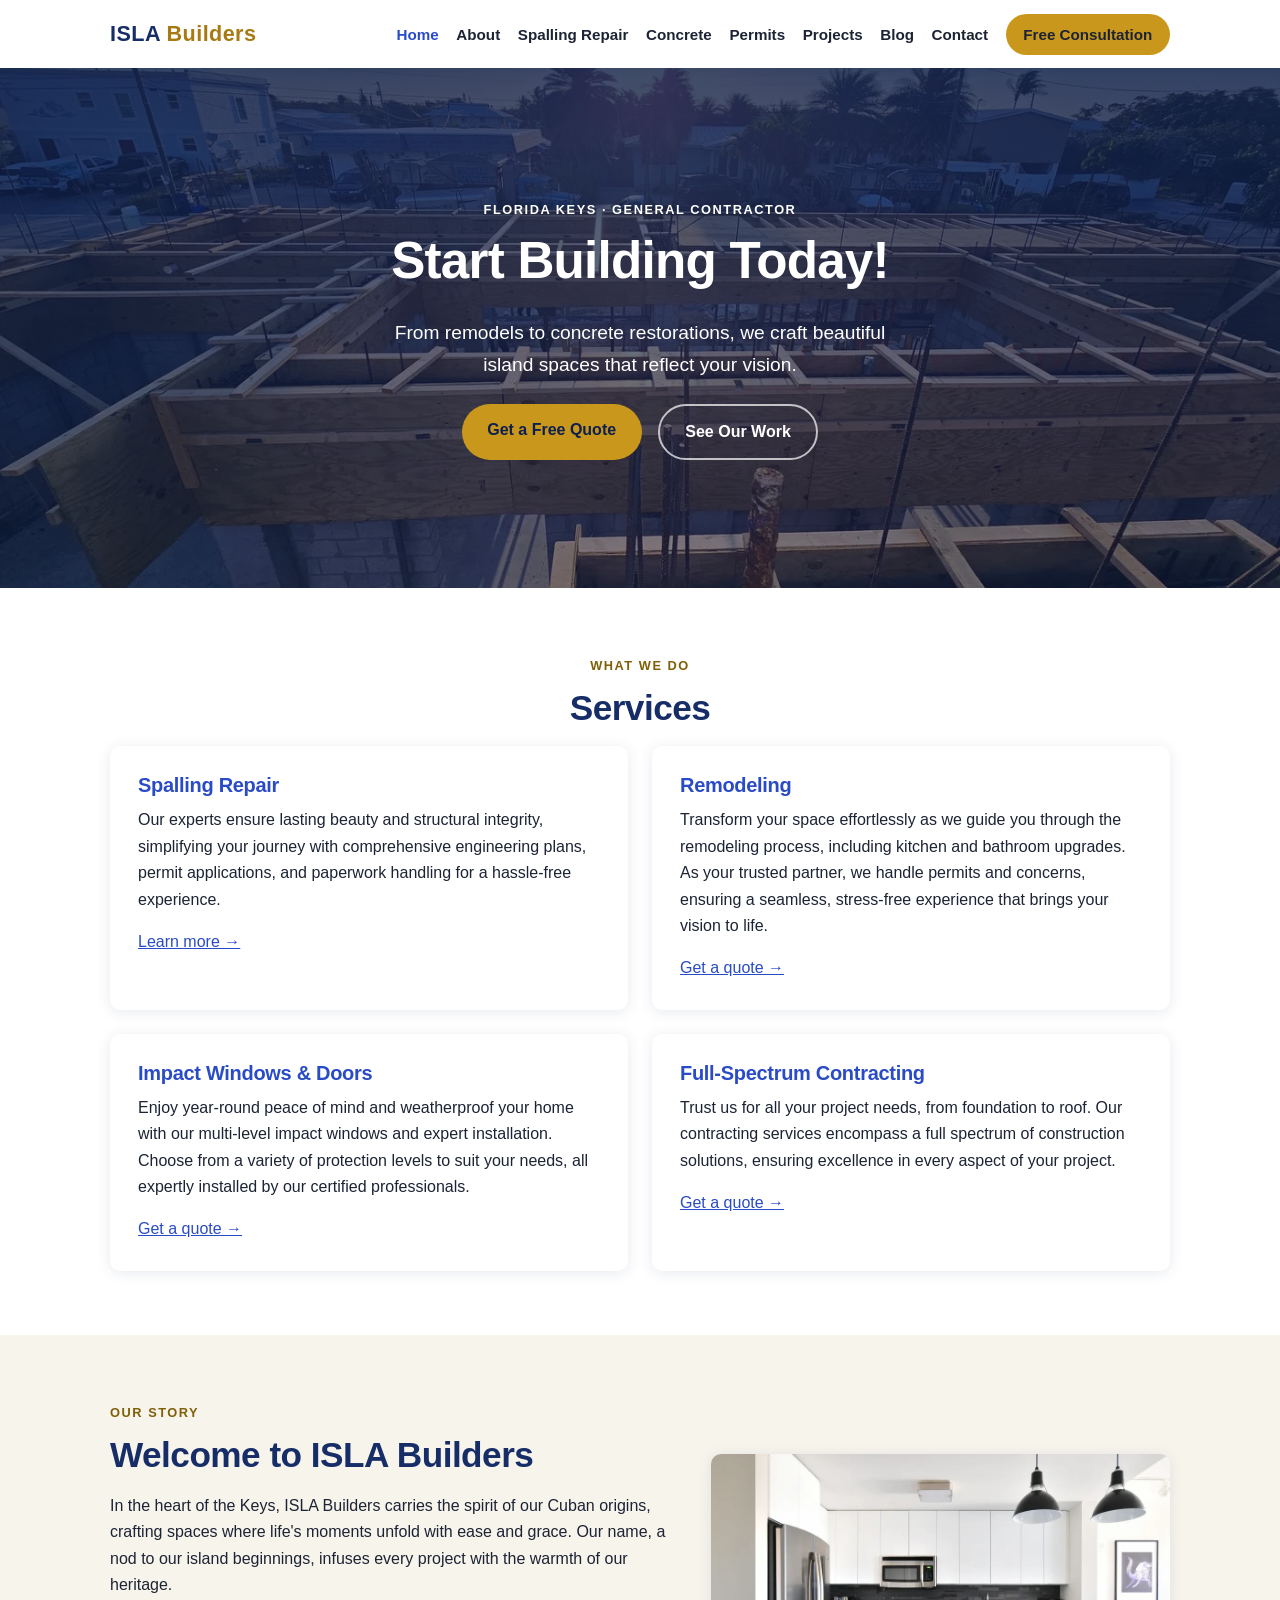
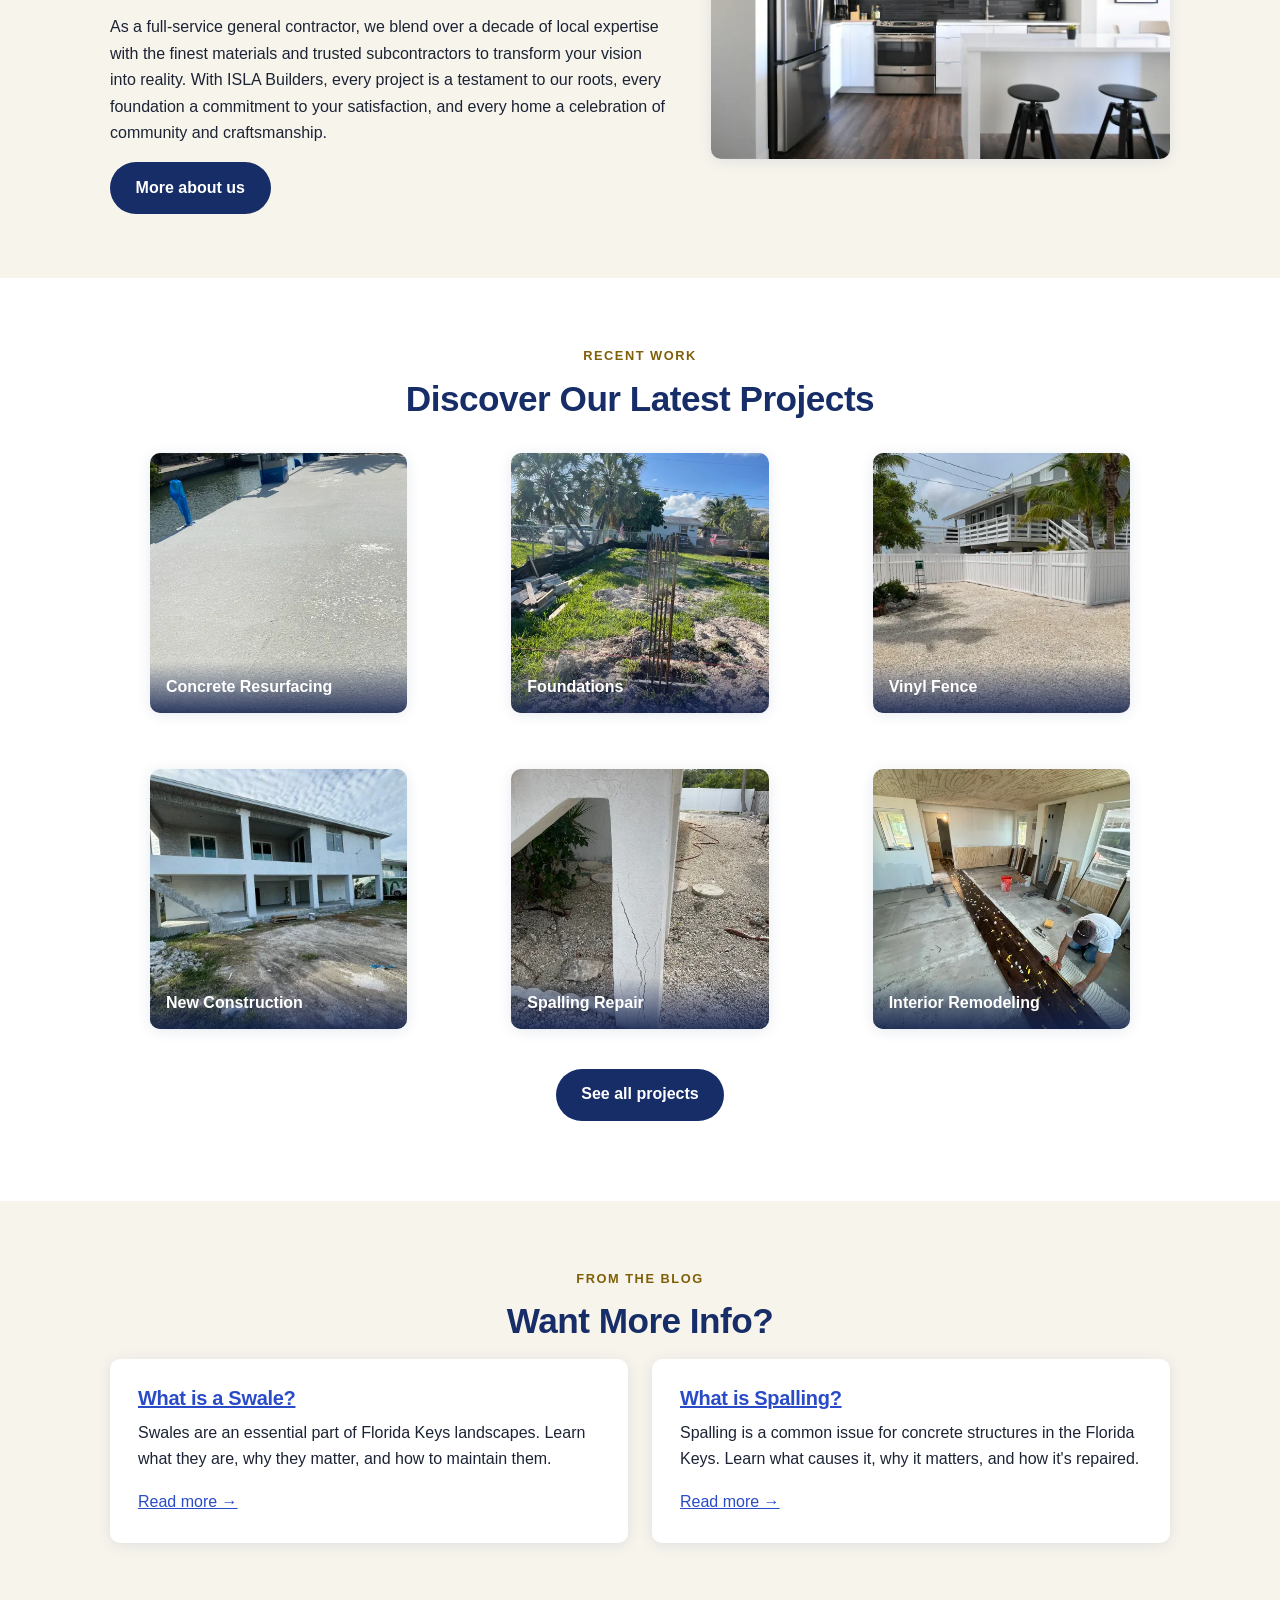
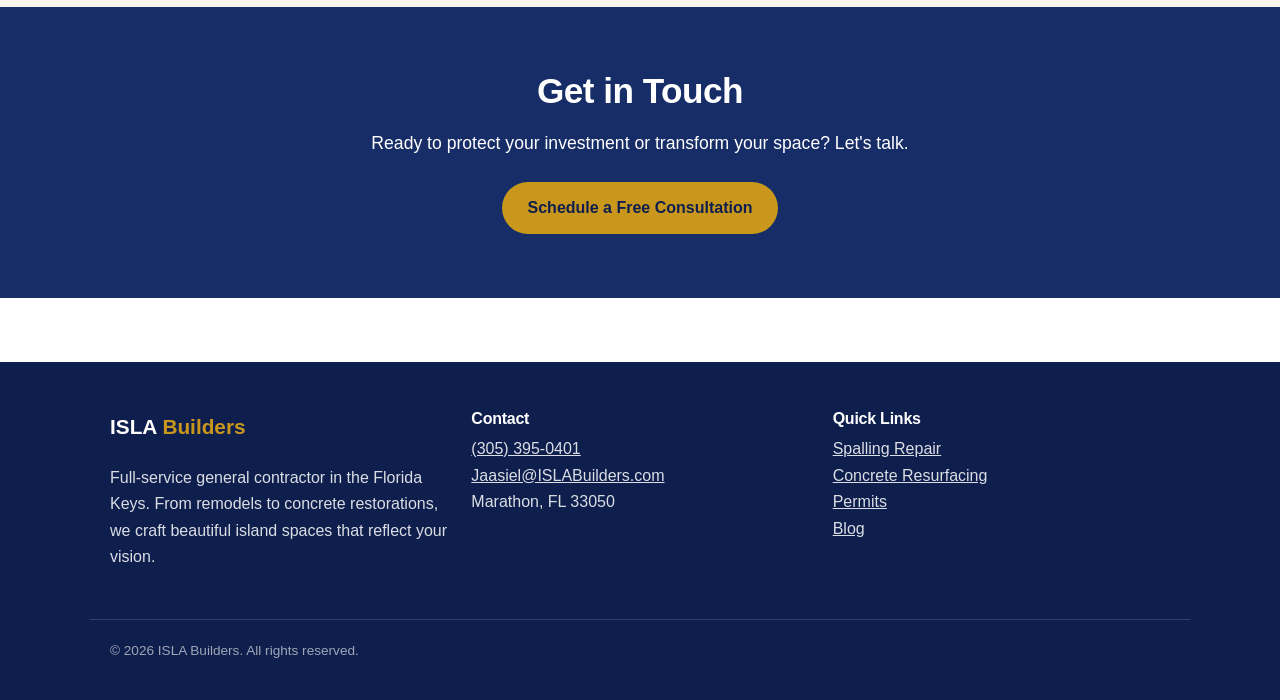
<file: index.html>
<!DOCTYPE html><html lang="en"> <head><meta charset="utf-8"><meta name="viewport" content="width=device-width, initial-scale=1"><title>ISLA Builders | General Contractor in the Florida Keys</title><meta name="description" content="ISLA Builders is a full-service general contractor in the Florida Keys specializing in spalling repair, concrete resurfacing, remodeling, and impact windows."><link rel="icon" href="/favicon.ico"><link rel="canonical" href="https://bobtheminerbot.github.io/"><meta property="og:title" content="ISLA Builders | General Contractor in the Florida Keys"><meta property="og:description" content="ISLA Builders is a full-service general contractor in the Florida Keys specializing in spalling repair, concrete resurfacing, remodeling, and impact windows."><meta property="og:type" content="website"><meta property="og:url" content="https://bobtheminerbot.github.io/"><meta property="og:image" content="https://bobtheminerbot.github.io/_astro/hero.DnGGNrXJ.jpg"><meta property="og:site_name" content="ISLA Builders"><meta name="twitter:card" content="summary_large_image"><script type="application/ld+json">{"@context":"https://schema.org","@type":"GeneralContractor","name":"ISLA Builders","telephone":"+1-305-395-0401","email":"Jaasiel@ISLABuilders.com","url":"https://www.islabuilders.com","address":{"@type":"PostalAddress","addressLocality":"Marathon","addressRegion":"FL","postalCode":"33050","addressCountry":"US"},"areaServed":"Florida Keys"}</script><link rel="stylesheet" href="/_astro/about.Dm2eFR_m.css">
<style>.hero[data-astro-cid-j7pv25f6]{position:relative;min-height:520px;display:flex}.hero-img[data-astro-cid-j7pv25f6]{position:absolute;inset:0;width:100%;height:100%;object-fit:cover}.hero-overlay[data-astro-cid-j7pv25f6]{position:relative;width:100%;display:flex;align-items:center;background:linear-gradient(#0f1f4dcc,#0f1f4d80);padding:6rem 0}.hero-overlay[data-astro-cid-j7pv25f6] h1[data-astro-cid-j7pv25f6],.hero-overlay[data-astro-cid-j7pv25f6] p[data-astro-cid-j7pv25f6]{color:var(--white)}.hero-overlay[data-astro-cid-j7pv25f6] .kicker[data-astro-cid-j7pv25f6]{color:var(--white);text-shadow:0 1px 6px rgba(0,0,0,.45)}.hero-overlay[data-astro-cid-j7pv25f6] .container[data-astro-cid-j7pv25f6]{text-align:center}.lede[data-astro-cid-j7pv25f6]{font-size:1.2rem;max-width:34rem;margin-inline:auto}.hero-actions[data-astro-cid-j7pv25f6]{display:flex;gap:1rem;flex-wrap:wrap;margin-top:1.5rem;justify-content:center}.welcome[data-astro-cid-j7pv25f6]{display:grid;grid-template-columns:1.1fr .9fr;gap:2.5rem;align-items:center}.welcome-img[data-astro-cid-j7pv25f6]{border-radius:var(--radius);box-shadow:var(--shadow)}@media(max-width:900px){.welcome[data-astro-cid-j7pv25f6]{grid-template-columns:1fr}}.cta-banner[data-astro-cid-j7pv25f6]{text-align:center}.cta-banner[data-astro-cid-j7pv25f6] p[data-astro-cid-j7pv25f6]{font-size:1.1rem;margin-bottom:1.5rem}
</style></head> <body> <header class="site-header" data-astro-cid-3ef6ksr2> <div class="container inner" data-astro-cid-3ef6ksr2> <a class="wordmark" href="/" data-astro-cid-3ef6ksr2>ISLA <span data-astro-cid-3ef6ksr2>Builders</span></a> <input type="checkbox" id="nav-toggle" aria-hidden="true" data-astro-cid-3ef6ksr2> <label for="nav-toggle" class="hamburger" aria-label="Menu" data-astro-cid-3ef6ksr2>☰</label> <nav data-astro-cid-3ef6ksr2> <a href="/" class="active" data-astro-cid-3ef6ksr2>Home</a><a href="/about" data-astro-cid-3ef6ksr2>About</a><a href="/spalling" data-astro-cid-3ef6ksr2>Spalling Repair</a><a href="/concrete-resurfacing" data-astro-cid-3ef6ksr2>Concrete</a><a href="/permits" data-astro-cid-3ef6ksr2>Permits</a><a href="/projects" data-astro-cid-3ef6ksr2>Projects</a><a href="/blog" data-astro-cid-3ef6ksr2>Blog</a><a href="/contact" data-astro-cid-3ef6ksr2>Contact</a> <a class="btn btn--primary nav-cta" href="/contact" data-astro-cid-3ef6ksr2>Free Consultation</a> </nav> </div> </header>  <main>  <section class="hero" data-astro-cid-j7pv25f6> <img src="/_astro/hero.DnGGNrXJ_1rTpfO.webp" srcset="/_astro/hero.DnGGNrXJ_ZvFVo2.webp 800w, /_astro/hero.DnGGNrXJ_dXMv5.webp 1400w, /_astro/hero.DnGGNrXJ_GsX17.webp 2000w" alt="Sunrise over new-construction formwork at an ISLA Builders job site in the Florida Keys" loading="eager" sizes="100vw" data-astro-cid-j7pv25f6="true" decoding="async" fetchpriority="auto" width="2500" height="1875" class="hero-img"> <div class="hero-overlay" data-astro-cid-j7pv25f6> <div class="container" data-astro-cid-j7pv25f6> <span class="kicker" data-astro-cid-j7pv25f6>Florida Keys · General Contractor</span> <h1 data-astro-cid-j7pv25f6>Start Building Today!</h1> <p class="lede" data-astro-cid-j7pv25f6>
From remodels to concrete restorations, we craft beautiful island
          spaces that reflect your vision.
</p> <div class="hero-actions" data-astro-cid-j7pv25f6> <a class="btn btn--primary" href="/contact" data-astro-cid-j7pv25f6>Get a Free Quote</a> <a class="btn btn--ghost" href="/projects" data-astro-cid-j7pv25f6>See Our Work</a> </div> </div> </div> </section> <section class="section" data-astro-cid-j7pv25f6> <div class="container" data-astro-cid-j7pv25f6> <div class="section-head" data-astro-cid-j7pv25f6> <span class="kicker" data-astro-cid-j7pv25f6>What we do</span> <h2 data-astro-cid-j7pv25f6>Services</h2> </div> <div class="grid grid--2" data-astro-cid-j7pv25f6> <div class="card" data-astro-cid-j7pv25f6> <h3 data-astro-cid-j7pv25f6>Spalling Repair</h3> <p data-astro-cid-j7pv25f6>Our experts ensure lasting beauty and structural integrity, simplifying your journey with comprehensive engineering plans, permit applications, and paperwork handling for a hassle-free experience.</p> <a href="/spalling" data-astro-cid-j7pv25f6>Learn more →</a> </div><div class="card" data-astro-cid-j7pv25f6> <h3 data-astro-cid-j7pv25f6>Remodeling</h3> <p data-astro-cid-j7pv25f6>Transform your space effortlessly as we guide you through the remodeling process, including kitchen and bathroom upgrades. As your trusted partner, we handle permits and concerns, ensuring a seamless, stress-free experience that brings your vision to life.</p> <a href="/contact" data-astro-cid-j7pv25f6>Get a quote →</a> </div><div class="card" data-astro-cid-j7pv25f6> <h3 data-astro-cid-j7pv25f6>Impact Windows &amp; Doors</h3> <p data-astro-cid-j7pv25f6>Enjoy year-round peace of mind and weatherproof your home with our multi-level impact windows and expert installation. Choose from a variety of protection levels to suit your needs, all expertly installed by our certified professionals.</p> <a href="/contact" data-astro-cid-j7pv25f6>Get a quote →</a> </div><div class="card" data-astro-cid-j7pv25f6> <h3 data-astro-cid-j7pv25f6>Full-Spectrum Contracting</h3> <p data-astro-cid-j7pv25f6>Trust us for all your project needs, from foundation to roof. Our contracting services encompass a full spectrum of construction solutions, ensuring excellence in every aspect of your project.</p> <a href="/contact" data-astro-cid-j7pv25f6>Get a quote →</a> </div> </div> </div> </section> <section class="section section--sand" data-astro-cid-j7pv25f6> <div class="container welcome" data-astro-cid-j7pv25f6> <div data-astro-cid-j7pv25f6> <span class="kicker" data-astro-cid-j7pv25f6>Our story</span> <h2 data-astro-cid-j7pv25f6>Welcome to ISLA Builders</h2> <p data-astro-cid-j7pv25f6>
In the heart of the Keys, ISLA Builders carries the spirit of our
          Cuban origins, crafting spaces where life's moments unfold with ease
          and grace. Our name, a nod to our island beginnings, infuses every
          project with the warmth of our heritage.
</p> <p data-astro-cid-j7pv25f6>
As a full-service general contractor, we blend over a decade of local
          expertise with the finest materials and trusted subcontractors to
          transform your vision into reality. With ISLA Builders, every project is a testament to our roots, every foundation a
          commitment to your satisfaction, and every home a celebration of
          community and craftsmanship.
</p> <a class="btn btn--navy" href="/about" data-astro-cid-j7pv25f6>More about us</a> </div> <img src="/_astro/welcome.XDSBcpjT_Z9kt5L.webp" srcset="/_astro/welcome.XDSBcpjT_U7wx4.webp 600w, /_astro/welcome.XDSBcpjT_Z2kfrTA.webp 1000w" alt="Craftsmanship by ISLA Builders" sizes="(max-width: 900px) 100vw, 50vw" data-astro-cid-j7pv25f6="true" loading="lazy" decoding="async" fetchpriority="auto" width="2500" height="1660" class="welcome-img"> </div> </section> <section class="section" data-astro-cid-j7pv25f6> <div class="container" data-astro-cid-j7pv25f6> <div class="section-head" data-astro-cid-j7pv25f6> <span class="kicker" data-astro-cid-j7pv25f6>Recent work</span> <h2 data-astro-cid-j7pv25f6>Discover Our Latest Projects</h2> </div> <div class="grid grid--3" data-astro-cid-j7pv25f6> <figure class="photo-card" data-astro-cid-j7pv25f6> <img src="/_astro/concrete-resurfacing.CTmyqhlK_TsqC7.webp" srcset="/_astro/concrete-resurfacing.CTmyqhlK_Z1yEW2E.webp 500w, /_astro/concrete-resurfacing.CTmyqhlK_1rvpsD.webp 800w" alt="Concrete Resurfacing" sizes="(max-width: 600px) 100vw, 33vw" data-astro-cid-j7pv25f6="true" loading="lazy" decoding="async" fetchpriority="auto" width="2500" height="3333"> <figcaption data-astro-cid-j7pv25f6>Concrete Resurfacing</figcaption> </figure><figure class="photo-card" data-astro-cid-j7pv25f6> <img src="/_astro/foundations.DHDnV-u3_Z13i0Rs.webp" srcset="/_astro/foundations.DHDnV-u3_Z1CDR5E.webp 500w, /_astro/foundations.DHDnV-u3_Z7KvrJ.webp 800w" alt="Foundations" sizes="(max-width: 600px) 100vw, 33vw" data-astro-cid-j7pv25f6="true" loading="lazy" decoding="async" fetchpriority="auto" width="2500" height="3333"> <figcaption data-astro-cid-j7pv25f6>Foundations</figcaption> </figure><figure class="photo-card" data-astro-cid-j7pv25f6> <img src="/_astro/vinyl-fence.CwsqOlNO_1XmlJ8.webp" srcset="/_astro/vinyl-fence.CwsqOlNO_Z1ypPCJ.webp 500w, /_astro/vinyl-fence.CwsqOlNO_2r6fVn.webp 800w" alt="Vinyl Fence" sizes="(max-width: 600px) 100vw, 33vw" data-astro-cid-j7pv25f6="true" loading="lazy" decoding="async" fetchpriority="auto" width="2500" height="1875"> <figcaption data-astro-cid-j7pv25f6>Vinyl Fence</figcaption> </figure><figure class="photo-card" data-astro-cid-j7pv25f6> <img src="/_astro/new-build.Dml4ag6__1uKgn7.webp" srcset="/_astro/new-build.Dml4ag6__ZVVe2P.webp 500w, /_astro/new-build.Dml4ag6__2256BX.webp 800w" alt="New Construction" sizes="(max-width: 600px) 100vw, 33vw" data-astro-cid-j7pv25f6="true" loading="lazy" decoding="async" fetchpriority="auto" width="2500" height="1875"> <figcaption data-astro-cid-j7pv25f6>New Construction</figcaption> </figure><figure class="photo-card" data-astro-cid-j7pv25f6> <img src="/_astro/spalling.CoTnI0O1_Tjk2N.webp" srcset="/_astro/spalling.CoTnI0O1_Z24q8ld.webp 500w, /_astro/spalling.CoTnI0O1_Z2cs8yo.webp 800w" alt="Spalling Repair" sizes="(max-width: 600px) 100vw, 33vw" data-astro-cid-j7pv25f6="true" loading="lazy" decoding="async" fetchpriority="auto" width="2500" height="3333"> <figcaption data-astro-cid-j7pv25f6>Spalling Repair</figcaption> </figure><figure class="photo-card" data-astro-cid-j7pv25f6> <img src="/_astro/flooring-install.BGRtjx3L_2wOXxE.webp" srcset="/_astro/flooring-install.BGRtjx3L_ZQGeU1.webp 500w, /_astro/flooring-install.BGRtjx3L_Gnm7v.webp 800w" alt="Interior Remodeling" sizes="(max-width: 600px) 100vw, 33vw" data-astro-cid-j7pv25f6="true" loading="lazy" decoding="async" fetchpriority="auto" width="2500" height="3333"> <figcaption data-astro-cid-j7pv25f6>Interior Remodeling</figcaption> </figure> </div> <p class="center" style="margin-top:1.5rem;" data-astro-cid-j7pv25f6><a class="btn btn--navy" href="/projects" data-astro-cid-j7pv25f6>See all projects</a></p> </div> </section> <section class="section section--sand" data-astro-cid-j7pv25f6> <div class="container" data-astro-cid-j7pv25f6> <div class="section-head" data-astro-cid-j7pv25f6> <span class="kicker" data-astro-cid-j7pv25f6>From the blog</span> <h2 data-astro-cid-j7pv25f6>Want More Info?</h2> </div> <div class="grid grid--2" data-astro-cid-j7pv25f6> <div class="card" data-astro-cid-j7pv25f6> <h3 data-astro-cid-j7pv25f6><a href="/blog/what-is-a-swale" data-astro-cid-j7pv25f6>What is a Swale?</a></h3> <p data-astro-cid-j7pv25f6>Swales are an essential part of Florida Keys landscapes. Learn what they are, why they matter, and how to maintain them.</p> <a href="/blog/what-is-a-swale" data-astro-cid-j7pv25f6>Read more →</a> </div><div class="card" data-astro-cid-j7pv25f6> <h3 data-astro-cid-j7pv25f6><a href="/blog/spalling" data-astro-cid-j7pv25f6>What is Spalling?</a></h3> <p data-astro-cid-j7pv25f6>Spalling is a common issue for concrete structures in the Florida Keys. Learn what causes it, why it matters, and how it&#39;s repaired.</p> <a href="/blog/spalling" data-astro-cid-j7pv25f6>Read more →</a> </div> </div> </div> </section> <section class="section section--navy" data-astro-cid-j7pv25f6> <div class="container cta-banner" data-astro-cid-j7pv25f6> <h2 data-astro-cid-j7pv25f6>Get in Touch</h2> <p data-astro-cid-j7pv25f6>Ready to protect your investment or transform your space? Let's talk.</p> <a class="btn btn--primary" href="/contact" data-astro-cid-j7pv25f6>Schedule a Free Consultation</a> </div> </section>  </main> <footer class="site-footer" data-astro-cid-sz7xmlte> <div class="container grid grid--3" data-astro-cid-sz7xmlte> <div data-astro-cid-sz7xmlte> <p class="wordmark" data-astro-cid-sz7xmlte>ISLA <span data-astro-cid-sz7xmlte>Builders</span></p> <p data-astro-cid-sz7xmlte>
Full-service general contractor in the Florida Keys. From remodels to
        concrete restorations, we craft beautiful island spaces that reflect
        your vision.
</p> </div> <div data-astro-cid-sz7xmlte> <h3 data-astro-cid-sz7xmlte>Contact</h3> <p data-astro-cid-sz7xmlte> <a href="tel:+13053950401" data-astro-cid-sz7xmlte>(305) 395-0401</a><br data-astro-cid-sz7xmlte> <a href="mailto:Jaasiel@ISLABuilders.com" data-astro-cid-sz7xmlte>Jaasiel@ISLABuilders.com</a><br data-astro-cid-sz7xmlte>
Marathon, FL 33050
</p> </div> <div data-astro-cid-sz7xmlte> <h3 data-astro-cid-sz7xmlte>Quick Links</h3> <p data-astro-cid-sz7xmlte> <a href="/spalling" data-astro-cid-sz7xmlte>Spalling Repair</a><br data-astro-cid-sz7xmlte> <a href="/concrete-resurfacing" data-astro-cid-sz7xmlte>Concrete Resurfacing</a><br data-astro-cid-sz7xmlte> <a href="/permits" data-astro-cid-sz7xmlte>Permits</a><br data-astro-cid-sz7xmlte> <a href="/blog" data-astro-cid-sz7xmlte>Blog</a> </p> </div> </div> <div class="container legal" data-astro-cid-sz7xmlte> <p data-astro-cid-sz7xmlte>© 2026 ISLA Builders. All rights reserved.</p> </div> </footer>  </body></html>
</file>
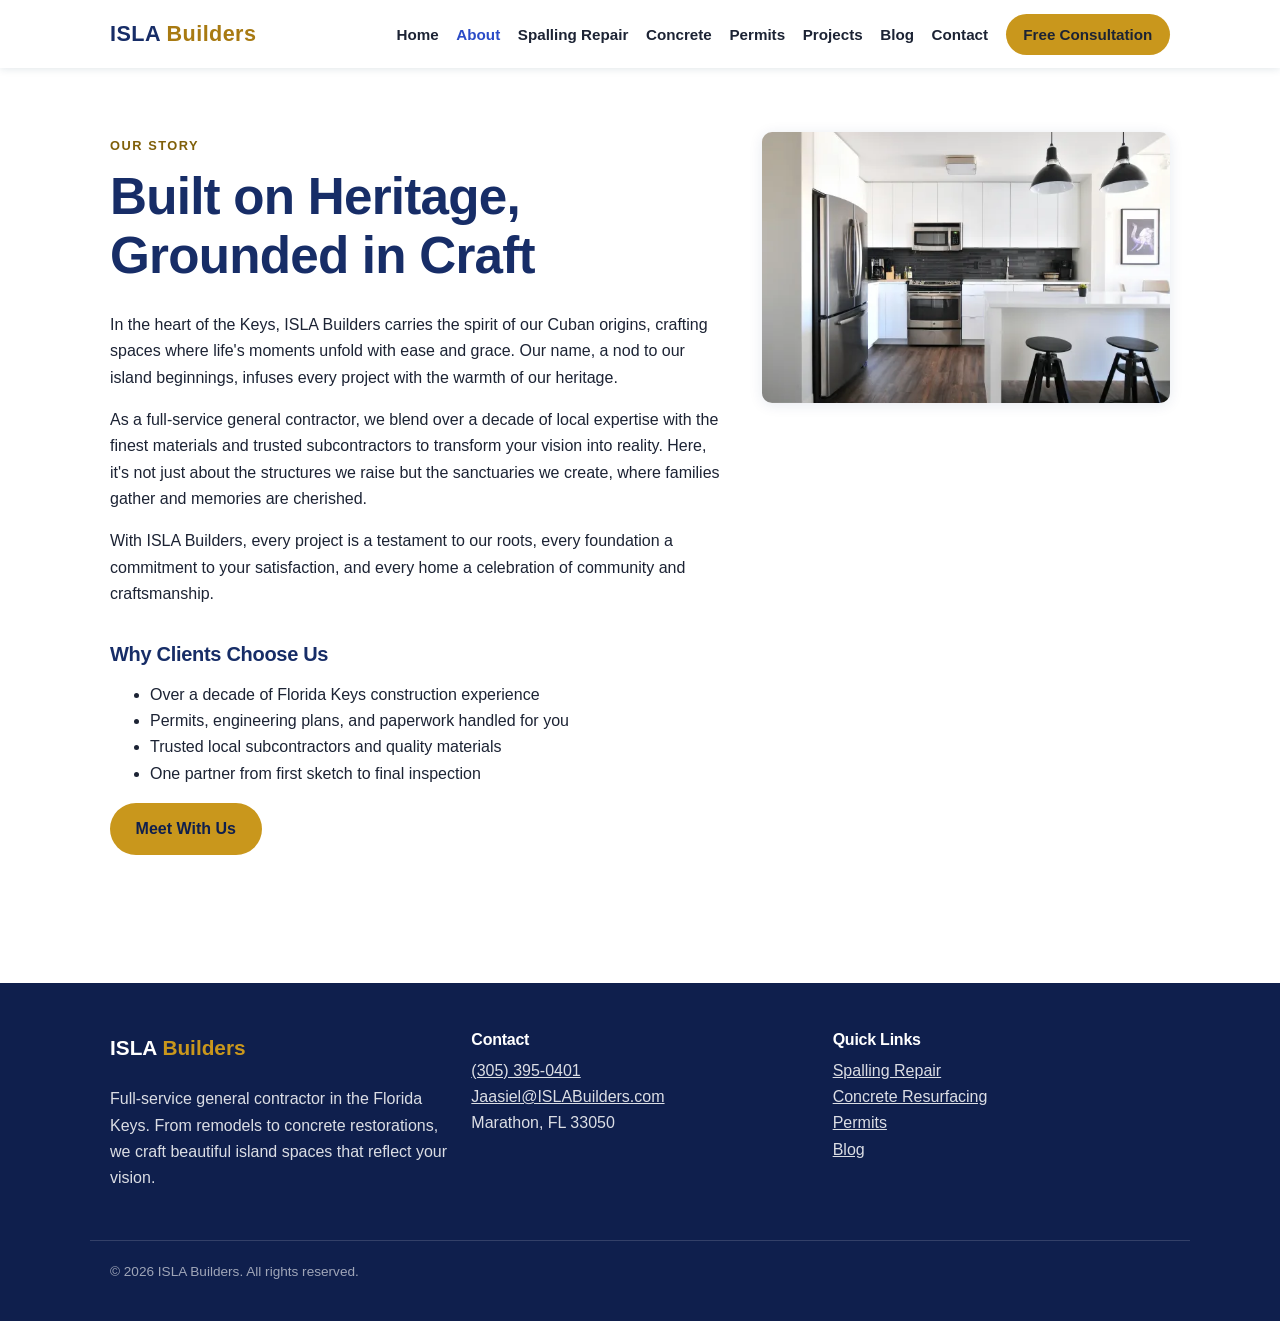
<file: about/index.html>
<!DOCTYPE html><html lang="en"> <head><meta charset="utf-8"><meta name="viewport" content="width=device-width, initial-scale=1"><title>About | ISLA Builders</title><meta name="description" content="ISLA Builders blends over a decade of Florida Keys construction expertise with the warmth of its Cuban heritage. Meet the team behind the craft."><link rel="icon" href="/favicon.ico"><link rel="canonical" href="https://bobtheminerbot.github.io/about/"><meta property="og:title" content="About | ISLA Builders"><meta property="og:description" content="ISLA Builders blends over a decade of Florida Keys construction expertise with the warmth of its Cuban heritage. Meet the team behind the craft."><meta property="og:type" content="website"><meta property="og:url" content="https://bobtheminerbot.github.io/about/"><meta property="og:image" content="https://bobtheminerbot.github.io/_astro/hero.DnGGNrXJ.jpg"><meta property="og:site_name" content="ISLA Builders"><meta name="twitter:card" content="summary_large_image"><script type="application/ld+json">{"@context":"https://schema.org","@type":"GeneralContractor","name":"ISLA Builders","telephone":"+1-305-395-0401","email":"Jaasiel@ISLABuilders.com","url":"https://www.islabuilders.com","address":{"@type":"PostalAddress","addressLocality":"Marathon","addressRegion":"FL","postalCode":"33050","addressCountry":"US"},"areaServed":"Florida Keys"}</script><link rel="stylesheet" href="/_astro/about.Dm2eFR_m.css">
<style>.two-col[data-astro-cid-kh7btl4r]{display:grid;grid-template-columns:1.2fr .8fr;gap:2.5rem;align-items:start}.side-img[data-astro-cid-kh7btl4r]{border-radius:var(--radius);box-shadow:var(--shadow)}@media(max-width:900px){.two-col[data-astro-cid-kh7btl4r]{grid-template-columns:1fr}}
</style></head> <body> <header class="site-header" data-astro-cid-3ef6ksr2> <div class="container inner" data-astro-cid-3ef6ksr2> <a class="wordmark" href="/" data-astro-cid-3ef6ksr2>ISLA <span data-astro-cid-3ef6ksr2>Builders</span></a> <input type="checkbox" id="nav-toggle" aria-hidden="true" data-astro-cid-3ef6ksr2> <label for="nav-toggle" class="hamburger" aria-label="Menu" data-astro-cid-3ef6ksr2>☰</label> <nav data-astro-cid-3ef6ksr2> <a href="/" data-astro-cid-3ef6ksr2>Home</a><a href="/about" class="active" data-astro-cid-3ef6ksr2>About</a><a href="/spalling" data-astro-cid-3ef6ksr2>Spalling Repair</a><a href="/concrete-resurfacing" data-astro-cid-3ef6ksr2>Concrete</a><a href="/permits" data-astro-cid-3ef6ksr2>Permits</a><a href="/projects" data-astro-cid-3ef6ksr2>Projects</a><a href="/blog" data-astro-cid-3ef6ksr2>Blog</a><a href="/contact" data-astro-cid-3ef6ksr2>Contact</a> <a class="btn btn--primary nav-cta" href="/contact" data-astro-cid-3ef6ksr2>Free Consultation</a> </nav> </div> </header>  <main>  <section class="section" data-astro-cid-kh7btl4r> <div class="container two-col" data-astro-cid-kh7btl4r> <div class="prose" data-astro-cid-kh7btl4r> <span class="kicker" data-astro-cid-kh7btl4r>Our Story</span> <h1 data-astro-cid-kh7btl4r>Built on Heritage, Grounded in Craft</h1> <p data-astro-cid-kh7btl4r>
In the heart of the Keys, ISLA Builders carries the spirit of our
          Cuban origins, crafting spaces where life's moments unfold with ease
          and grace. Our name, a nod to our island beginnings, infuses every
          project with the warmth of our heritage.
</p> <p data-astro-cid-kh7btl4r>
As a full-service general contractor, we blend over a decade of
          local expertise with the finest materials and trusted subcontractors
          to transform your vision into reality. Here, it's not just about the
          structures we raise but the sanctuaries we create, where families
          gather and memories are cherished.
</p> <p data-astro-cid-kh7btl4r>
With ISLA Builders, every project is a testament to our roots,
          every foundation a commitment to your satisfaction, and every home a
          celebration of community and craftsmanship.
</p> <h3 data-astro-cid-kh7btl4r>Why Clients Choose Us</h3> <ul data-astro-cid-kh7btl4r> <li data-astro-cid-kh7btl4r>Over a decade of Florida Keys construction experience</li> <li data-astro-cid-kh7btl4r>Permits, engineering plans, and paperwork handled for you</li> <li data-astro-cid-kh7btl4r>Trusted local subcontractors and quality materials</li> <li data-astro-cid-kh7btl4r>One partner from first sketch to final inspection</li> </ul> <a class="btn btn--primary" href="/contact" data-astro-cid-kh7btl4r>Meet With Us</a> </div> <img src="/_astro/welcome.XDSBcpjT_Z9kt5L.webp" srcset="/_astro/welcome.XDSBcpjT_U7wx4.webp 600w, /_astro/welcome.XDSBcpjT_Z2kfrTA.webp 1000w" alt="ISLA Builders craftsmanship" sizes="(max-width: 900px) 100vw, 45vw" data-astro-cid-kh7btl4r="true" loading="lazy" decoding="async" fetchpriority="auto" width="2500" height="1660" class="side-img"> </div> </section>  </main> <footer class="site-footer" data-astro-cid-sz7xmlte> <div class="container grid grid--3" data-astro-cid-sz7xmlte> <div data-astro-cid-sz7xmlte> <p class="wordmark" data-astro-cid-sz7xmlte>ISLA <span data-astro-cid-sz7xmlte>Builders</span></p> <p data-astro-cid-sz7xmlte>
Full-service general contractor in the Florida Keys. From remodels to
        concrete restorations, we craft beautiful island spaces that reflect
        your vision.
</p> </div> <div data-astro-cid-sz7xmlte> <h3 data-astro-cid-sz7xmlte>Contact</h3> <p data-astro-cid-sz7xmlte> <a href="tel:+13053950401" data-astro-cid-sz7xmlte>(305) 395-0401</a><br data-astro-cid-sz7xmlte> <a href="mailto:Jaasiel@ISLABuilders.com" data-astro-cid-sz7xmlte>Jaasiel@ISLABuilders.com</a><br data-astro-cid-sz7xmlte>
Marathon, FL 33050
</p> </div> <div data-astro-cid-sz7xmlte> <h3 data-astro-cid-sz7xmlte>Quick Links</h3> <p data-astro-cid-sz7xmlte> <a href="/spalling" data-astro-cid-sz7xmlte>Spalling Repair</a><br data-astro-cid-sz7xmlte> <a href="/concrete-resurfacing" data-astro-cid-sz7xmlte>Concrete Resurfacing</a><br data-astro-cid-sz7xmlte> <a href="/permits" data-astro-cid-sz7xmlte>Permits</a><br data-astro-cid-sz7xmlte> <a href="/blog" data-astro-cid-sz7xmlte>Blog</a> </p> </div> </div> <div class="container legal" data-astro-cid-sz7xmlte> <p data-astro-cid-sz7xmlte>© 2026 ISLA Builders. All rights reserved.</p> </div> </footer>  </body></html>
</file>
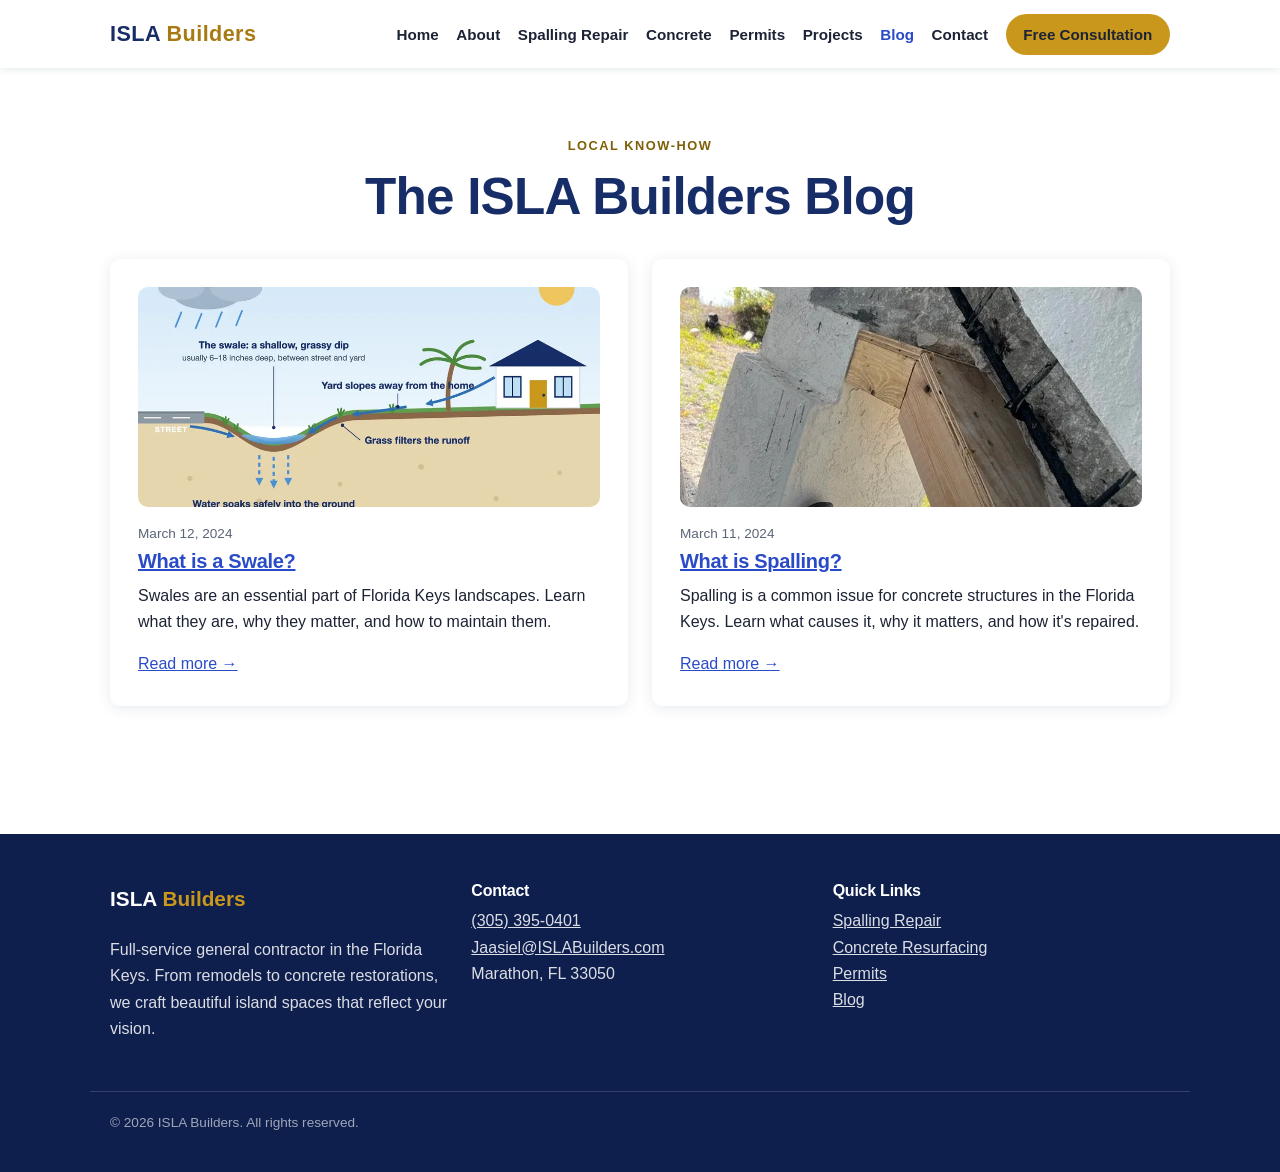
<file: blog/index.html>
<!DOCTYPE html><html lang="en"> <head><meta charset="utf-8"><meta name="viewport" content="width=device-width, initial-scale=1"><title>Blog | ISLA Builders</title><meta name="description" content="Construction tips and local know-how from the Florida Keys: spalling, swales, permits, and more from the ISLA Builders team."><link rel="icon" href="/favicon.ico"><link rel="canonical" href="https://bobtheminerbot.github.io/blog/"><meta property="og:title" content="Blog | ISLA Builders"><meta property="og:description" content="Construction tips and local know-how from the Florida Keys: spalling, swales, permits, and more from the ISLA Builders team."><meta property="og:type" content="website"><meta property="og:url" content="https://bobtheminerbot.github.io/blog/"><meta property="og:image" content="https://bobtheminerbot.github.io/_astro/hero.DnGGNrXJ.jpg"><meta property="og:site_name" content="ISLA Builders"><meta name="twitter:card" content="summary_large_image"><script type="application/ld+json">{"@context":"https://schema.org","@type":"GeneralContractor","name":"ISLA Builders","telephone":"+1-305-395-0401","email":"Jaasiel@ISLABuilders.com","url":"https://www.islabuilders.com","address":{"@type":"PostalAddress","addressLocality":"Marathon","addressRegion":"FL","postalCode":"33050","addressCountry":"US"},"areaServed":"Florida Keys"}</script><style>.cover[data-astro-cid-5tznm7mj]{border-radius:var(--radius);margin-bottom:1rem;height:220px;object-fit:cover;width:100%}.date[data-astro-cid-5tznm7mj]{color:var(--muted);font-size:.85rem;margin-bottom:.25rem}
</style>
<link rel="stylesheet" href="/_astro/about.Dm2eFR_m.css"></head> <body> <header class="site-header" data-astro-cid-3ef6ksr2> <div class="container inner" data-astro-cid-3ef6ksr2> <a class="wordmark" href="/" data-astro-cid-3ef6ksr2>ISLA <span data-astro-cid-3ef6ksr2>Builders</span></a> <input type="checkbox" id="nav-toggle" aria-hidden="true" data-astro-cid-3ef6ksr2> <label for="nav-toggle" class="hamburger" aria-label="Menu" data-astro-cid-3ef6ksr2>☰</label> <nav data-astro-cid-3ef6ksr2> <a href="/" data-astro-cid-3ef6ksr2>Home</a><a href="/about" data-astro-cid-3ef6ksr2>About</a><a href="/spalling" data-astro-cid-3ef6ksr2>Spalling Repair</a><a href="/concrete-resurfacing" data-astro-cid-3ef6ksr2>Concrete</a><a href="/permits" data-astro-cid-3ef6ksr2>Permits</a><a href="/projects" data-astro-cid-3ef6ksr2>Projects</a><a href="/blog" class="active" data-astro-cid-3ef6ksr2>Blog</a><a href="/contact" data-astro-cid-3ef6ksr2>Contact</a> <a class="btn btn--primary nav-cta" href="/contact" data-astro-cid-3ef6ksr2>Free Consultation</a> </nav> </div> </header>  <main>  <section class="section" data-astro-cid-5tznm7mj> <div class="container" data-astro-cid-5tznm7mj> <div class="section-head" data-astro-cid-5tznm7mj> <span class="kicker" data-astro-cid-5tznm7mj>Local Know-How</span> <h1 data-astro-cid-5tznm7mj>The ISLA Builders Blog</h1> </div> <div class="grid grid--2" style="margin-top:2rem;" data-astro-cid-5tznm7mj> <article class="card" data-astro-cid-5tznm7mj> <a href="/blog/what-is-a-swale" data-astro-cid-5tznm7mj> <img src="/_astro/swale-diagram.B5HNdZAf_I9ydl.webp" srcset="/_astro/swale-diagram.B5HNdZAf_Z2p1E0T.webp 500w, /_astro/swale-diagram.B5HNdZAf_Z1Eg7vp.webp 900w" alt="What is a Swale?" sizes="(max-width: 600px) 100vw, 50vw" data-astro-cid-5tznm7mj="true" loading="lazy" decoding="async" fetchpriority="auto" width="1600" height="1000" class="cover"> </a> <p class="date" data-astro-cid-5tznm7mj>March 12, 2024</p> <h3 data-astro-cid-5tznm7mj><a href="/blog/what-is-a-swale" data-astro-cid-5tznm7mj>What is a Swale?</a></h3> <p data-astro-cid-5tznm7mj>Swales are an essential part of Florida Keys landscapes. Learn what they are, why they matter, and how to maintain them.</p> <a href="/blog/what-is-a-swale" data-astro-cid-5tznm7mj>Read more →</a> </article><article class="card" data-astro-cid-5tznm7mj> <a href="/blog/spalling" data-astro-cid-5tznm7mj> <img src="/_astro/spalled.Xhowy5Wo_Z1d72bP.webp" srcset="/_astro/spalled.Xhowy5Wo_Z1e2kgO.webp 500w, /_astro/spalled.Xhowy5Wo_Z1d72bP.webp 768w" alt="What is Spalling?" sizes="(max-width: 600px) 100vw, 50vw" data-astro-cid-5tznm7mj="true" loading="lazy" decoding="async" fetchpriority="auto" width="768" height="1024" class="cover"> </a> <p class="date" data-astro-cid-5tznm7mj>March 11, 2024</p> <h3 data-astro-cid-5tznm7mj><a href="/blog/spalling" data-astro-cid-5tznm7mj>What is Spalling?</a></h3> <p data-astro-cid-5tznm7mj>Spalling is a common issue for concrete structures in the Florida Keys. Learn what causes it, why it matters, and how it&#39;s repaired.</p> <a href="/blog/spalling" data-astro-cid-5tznm7mj>Read more →</a> </article> </div> </div> </section>  </main> <footer class="site-footer" data-astro-cid-sz7xmlte> <div class="container grid grid--3" data-astro-cid-sz7xmlte> <div data-astro-cid-sz7xmlte> <p class="wordmark" data-astro-cid-sz7xmlte>ISLA <span data-astro-cid-sz7xmlte>Builders</span></p> <p data-astro-cid-sz7xmlte>
Full-service general contractor in the Florida Keys. From remodels to
        concrete restorations, we craft beautiful island spaces that reflect
        your vision.
</p> </div> <div data-astro-cid-sz7xmlte> <h3 data-astro-cid-sz7xmlte>Contact</h3> <p data-astro-cid-sz7xmlte> <a href="tel:+13053950401" data-astro-cid-sz7xmlte>(305) 395-0401</a><br data-astro-cid-sz7xmlte> <a href="mailto:Jaasiel@ISLABuilders.com" data-astro-cid-sz7xmlte>Jaasiel@ISLABuilders.com</a><br data-astro-cid-sz7xmlte>
Marathon, FL 33050
</p> </div> <div data-astro-cid-sz7xmlte> <h3 data-astro-cid-sz7xmlte>Quick Links</h3> <p data-astro-cid-sz7xmlte> <a href="/spalling" data-astro-cid-sz7xmlte>Spalling Repair</a><br data-astro-cid-sz7xmlte> <a href="/concrete-resurfacing" data-astro-cid-sz7xmlte>Concrete Resurfacing</a><br data-astro-cid-sz7xmlte> <a href="/permits" data-astro-cid-sz7xmlte>Permits</a><br data-astro-cid-sz7xmlte> <a href="/blog" data-astro-cid-sz7xmlte>Blog</a> </p> </div> </div> <div class="container legal" data-astro-cid-sz7xmlte> <p data-astro-cid-sz7xmlte>© 2026 ISLA Builders. All rights reserved.</p> </div> </footer>  </body></html>
</file>
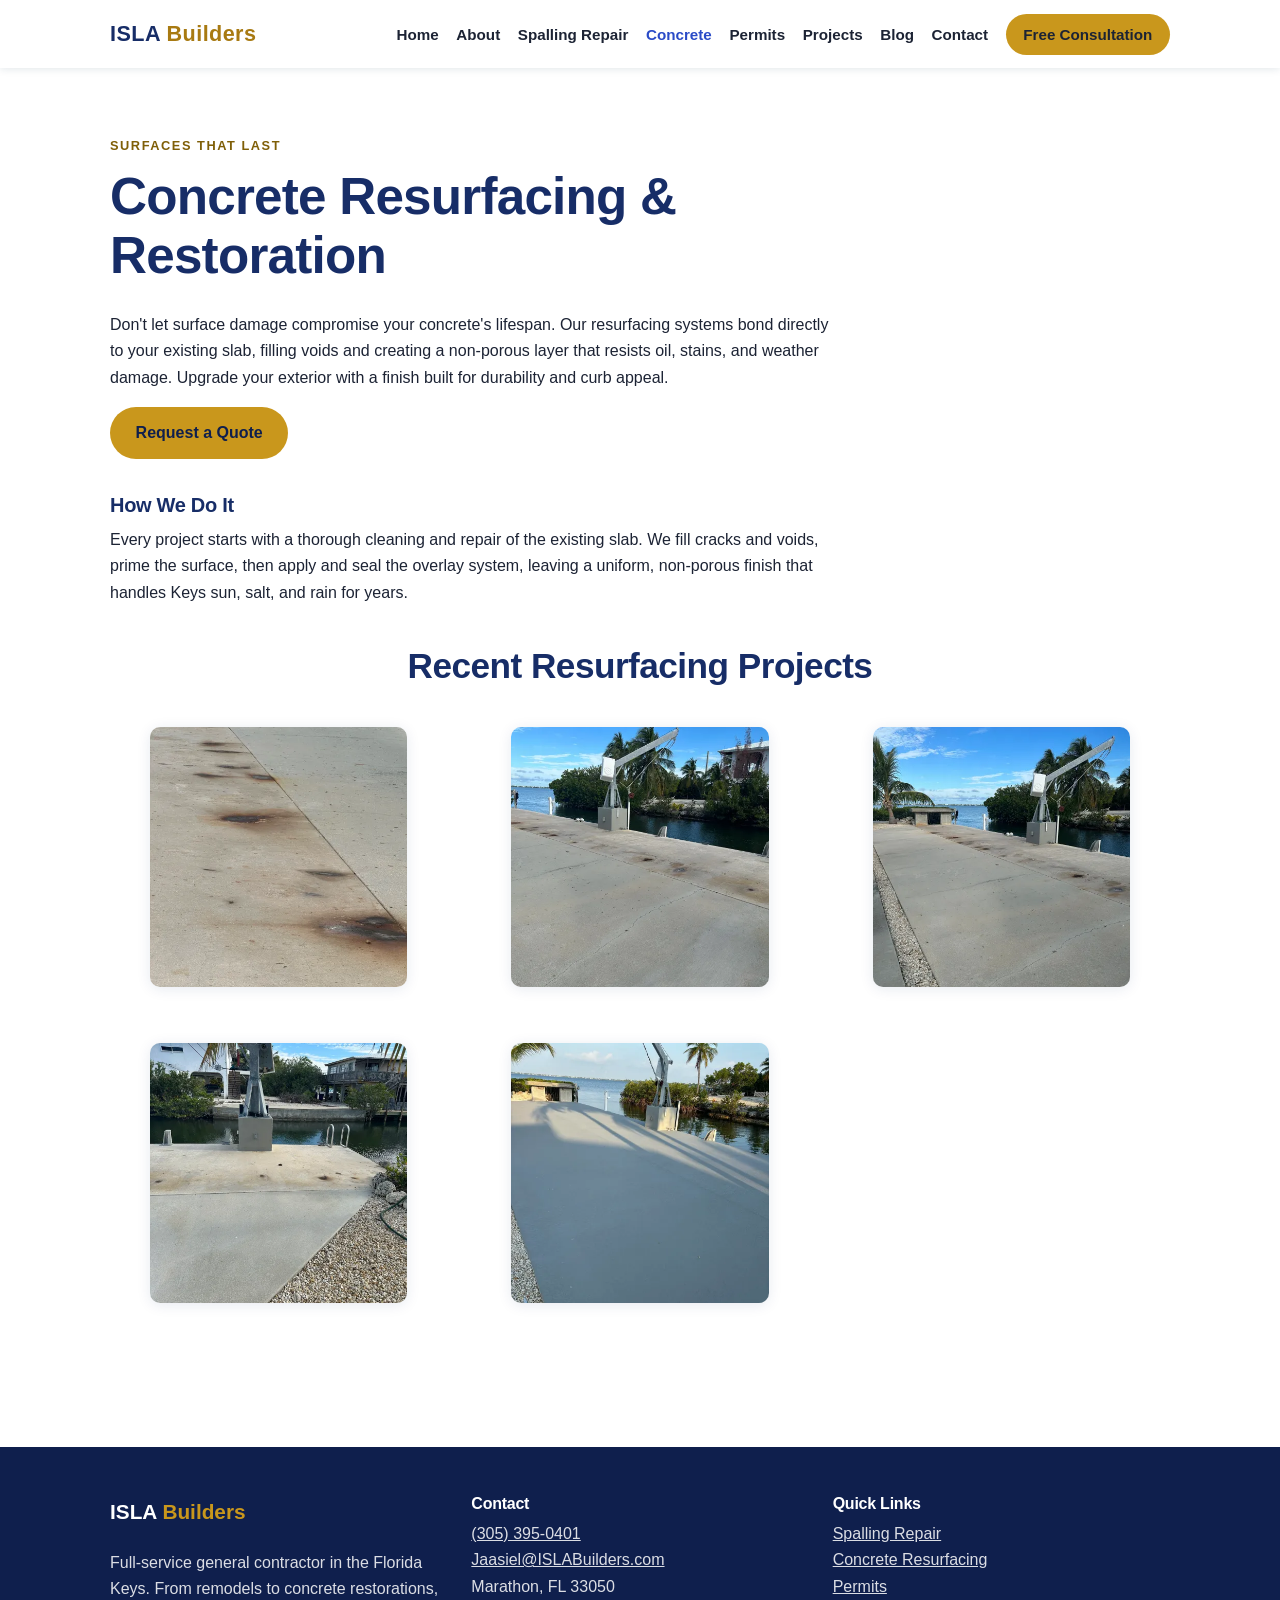
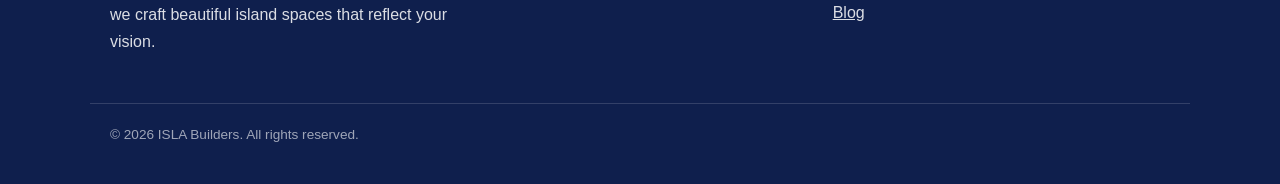
<file: concrete-resurfacing/index.html>
<!DOCTYPE html><html lang="en"> <head><meta charset="utf-8"><meta name="viewport" content="width=device-width, initial-scale=1"><title>Concrete Resurfacing &amp; Restoration | ISLA Builders</title><meta name="description" content="Concrete resurfacing systems that bond directly to your existing slab, creating a durable, non-porous finish that resists oil, stains, and weather damage."><link rel="icon" href="/favicon.ico"><link rel="canonical" href="https://bobtheminerbot.github.io/concrete-resurfacing/"><meta property="og:title" content="Concrete Resurfacing &#38; Restoration | ISLA Builders"><meta property="og:description" content="Concrete resurfacing systems that bond directly to your existing slab, creating a durable, non-porous finish that resists oil, stains, and weather damage."><meta property="og:type" content="website"><meta property="og:url" content="https://bobtheminerbot.github.io/concrete-resurfacing/"><meta property="og:image" content="https://bobtheminerbot.github.io/_astro/hero.DnGGNrXJ.jpg"><meta property="og:site_name" content="ISLA Builders"><meta name="twitter:card" content="summary_large_image"><script type="application/ld+json">{"@context":"https://schema.org","@type":"Service","serviceType":"Concrete Resurfacing","description":"Concrete resurfacing systems that bond to existing slabs with durable, non-porous finishes.","provider":{"@type":"GeneralContractor","name":"ISLA Builders","telephone":"+1-305-395-0401"},"areaServed":"Florida Keys, FL","url":"https://www.islabuilders.com/concrete-resurfacing"}</script><script type="application/ld+json">{"@context":"https://schema.org","@type":"GeneralContractor","name":"ISLA Builders","telephone":"+1-305-395-0401","email":"Jaasiel@ISLABuilders.com","url":"https://www.islabuilders.com","address":{"@type":"PostalAddress","addressLocality":"Marathon","addressRegion":"FL","postalCode":"33050","addressCountry":"US"},"areaServed":"Florida Keys"}</script><link rel="stylesheet" href="/_astro/about.Dm2eFR_m.css"></head> <body> <header class="site-header" data-astro-cid-3ef6ksr2> <div class="container inner" data-astro-cid-3ef6ksr2> <a class="wordmark" href="/" data-astro-cid-3ef6ksr2>ISLA <span data-astro-cid-3ef6ksr2>Builders</span></a> <input type="checkbox" id="nav-toggle" aria-hidden="true" data-astro-cid-3ef6ksr2> <label for="nav-toggle" class="hamburger" aria-label="Menu" data-astro-cid-3ef6ksr2>☰</label> <nav data-astro-cid-3ef6ksr2> <a href="/" data-astro-cid-3ef6ksr2>Home</a><a href="/about" data-astro-cid-3ef6ksr2>About</a><a href="/spalling" data-astro-cid-3ef6ksr2>Spalling Repair</a><a href="/concrete-resurfacing" class="active" data-astro-cid-3ef6ksr2>Concrete</a><a href="/permits" data-astro-cid-3ef6ksr2>Permits</a><a href="/projects" data-astro-cid-3ef6ksr2>Projects</a><a href="/blog" data-astro-cid-3ef6ksr2>Blog</a><a href="/contact" data-astro-cid-3ef6ksr2>Contact</a> <a class="btn btn--primary nav-cta" href="/contact" data-astro-cid-3ef6ksr2>Free Consultation</a> </nav> </div> </header>  <main>  <section class="section"> <div class="container"> <div class="prose"> <span class="kicker">Surfaces That Last</span> <h1>Concrete Resurfacing &amp; Restoration</h1> <p>
Don't let surface damage compromise your concrete's lifespan. Our
          resurfacing systems bond directly to your existing slab, filling
          voids and creating a non-porous layer that resists oil, stains, and
          weather damage. Upgrade your exterior with a finish built for durability and
          curb appeal.
</p> <a class="btn btn--primary" href="/contact">Request a Quote</a> </div> <div class="prose" style="margin-top:1.5rem;"> <h3>How We Do It</h3> <p>
Every project starts with a thorough cleaning and repair of the
          existing slab. We fill cracks and voids, prime the surface, then
          apply and seal the overlay system, leaving a uniform, non-porous
          finish that handles Keys sun, salt, and rain for years.
</p> </div> <h2 style="margin-top:2.5rem;text-align:center;">Recent Resurfacing Projects</h2> <div class="grid grid--3" style="margin-top:1.5rem;"> <figure class="photo-card"> <img src="/_astro/cr-1.DPD0h0WC_22LHli.webp" srcset="/_astro/cr-1.DPD0h0WC_9DjJi.webp 500w, /_astro/cr-1.DPD0h0WC_2rFxH2.webp 800w" alt="Concrete resurfacing project: finished surface" sizes="(max-width: 600px) 100vw, 33vw" loading="lazy" decoding="async" fetchpriority="auto" width="2500" height="3333"> </figure><figure class="photo-card"> <img src="/_astro/cr-2.DkZDa1aV_ZjJ2OI.webp" srcset="/_astro/cr-2.DkZDa1aV_2n4qaq.webp 500w, /_astro/cr-2.DkZDa1aV_Zp5tFL.webp 800w" alt="Concrete resurfacing project: detail" sizes="(max-width: 600px) 100vw, 33vw" loading="lazy" decoding="async" fetchpriority="auto" width="2500" height="3333"> </figure><figure class="photo-card"> <img src="/_astro/cr-3.Dw153Q_e_Z13J2PS.webp" srcset="/_astro/cr-3.Dw153Q_e_21B5Um.webp 500w, /_astro/cr-3.Dw153Q_e_ZKxNUP.webp 800w" alt="Concrete resurfacing project: walkway" sizes="(max-width: 600px) 100vw, 33vw" loading="lazy" decoding="async" fetchpriority="auto" width="2500" height="3333"> </figure><figure class="photo-card"> <img src="/_astro/cr-4.BukQ5wcD_ZAYVkr.webp" srcset="/_astro/cr-4.BukQ5wcD_Z2nESFd.webp 500w, /_astro/cr-4.BukQ5wcD_Z5CEHt.webp 800w" alt="Concrete resurfacing project: exterior" sizes="(max-width: 600px) 100vw, 33vw" loading="lazy" decoding="async" fetchpriority="auto" width="2500" height="3333"> </figure><figure class="photo-card"> <img src="/_astro/cr-5.DBQ3S5tk_1JUMq.webp" srcset="/_astro/cr-5.DBQ3S5tk_Z13mv0w.webp 500w, /_astro/cr-5.DBQ3S5tk_1eEHWd.webp 800w" alt="Concrete resurfacing project: patio" sizes="(max-width: 600px) 100vw, 33vw" loading="lazy" decoding="async" fetchpriority="auto" width="2500" height="3333"> </figure> </div> </div> </section>  </main> <footer class="site-footer" data-astro-cid-sz7xmlte> <div class="container grid grid--3" data-astro-cid-sz7xmlte> <div data-astro-cid-sz7xmlte> <p class="wordmark" data-astro-cid-sz7xmlte>ISLA <span data-astro-cid-sz7xmlte>Builders</span></p> <p data-astro-cid-sz7xmlte>
Full-service general contractor in the Florida Keys. From remodels to
        concrete restorations, we craft beautiful island spaces that reflect
        your vision.
</p> </div> <div data-astro-cid-sz7xmlte> <h3 data-astro-cid-sz7xmlte>Contact</h3> <p data-astro-cid-sz7xmlte> <a href="tel:+13053950401" data-astro-cid-sz7xmlte>(305) 395-0401</a><br data-astro-cid-sz7xmlte> <a href="mailto:Jaasiel@ISLABuilders.com" data-astro-cid-sz7xmlte>Jaasiel@ISLABuilders.com</a><br data-astro-cid-sz7xmlte>
Marathon, FL 33050
</p> </div> <div data-astro-cid-sz7xmlte> <h3 data-astro-cid-sz7xmlte>Quick Links</h3> <p data-astro-cid-sz7xmlte> <a href="/spalling" data-astro-cid-sz7xmlte>Spalling Repair</a><br data-astro-cid-sz7xmlte> <a href="/concrete-resurfacing" data-astro-cid-sz7xmlte>Concrete Resurfacing</a><br data-astro-cid-sz7xmlte> <a href="/permits" data-astro-cid-sz7xmlte>Permits</a><br data-astro-cid-sz7xmlte> <a href="/blog" data-astro-cid-sz7xmlte>Blog</a> </p> </div> </div> <div class="container legal" data-astro-cid-sz7xmlte> <p data-astro-cid-sz7xmlte>© 2026 ISLA Builders. All rights reserved.</p> </div> </footer>  </body></html>
</file>
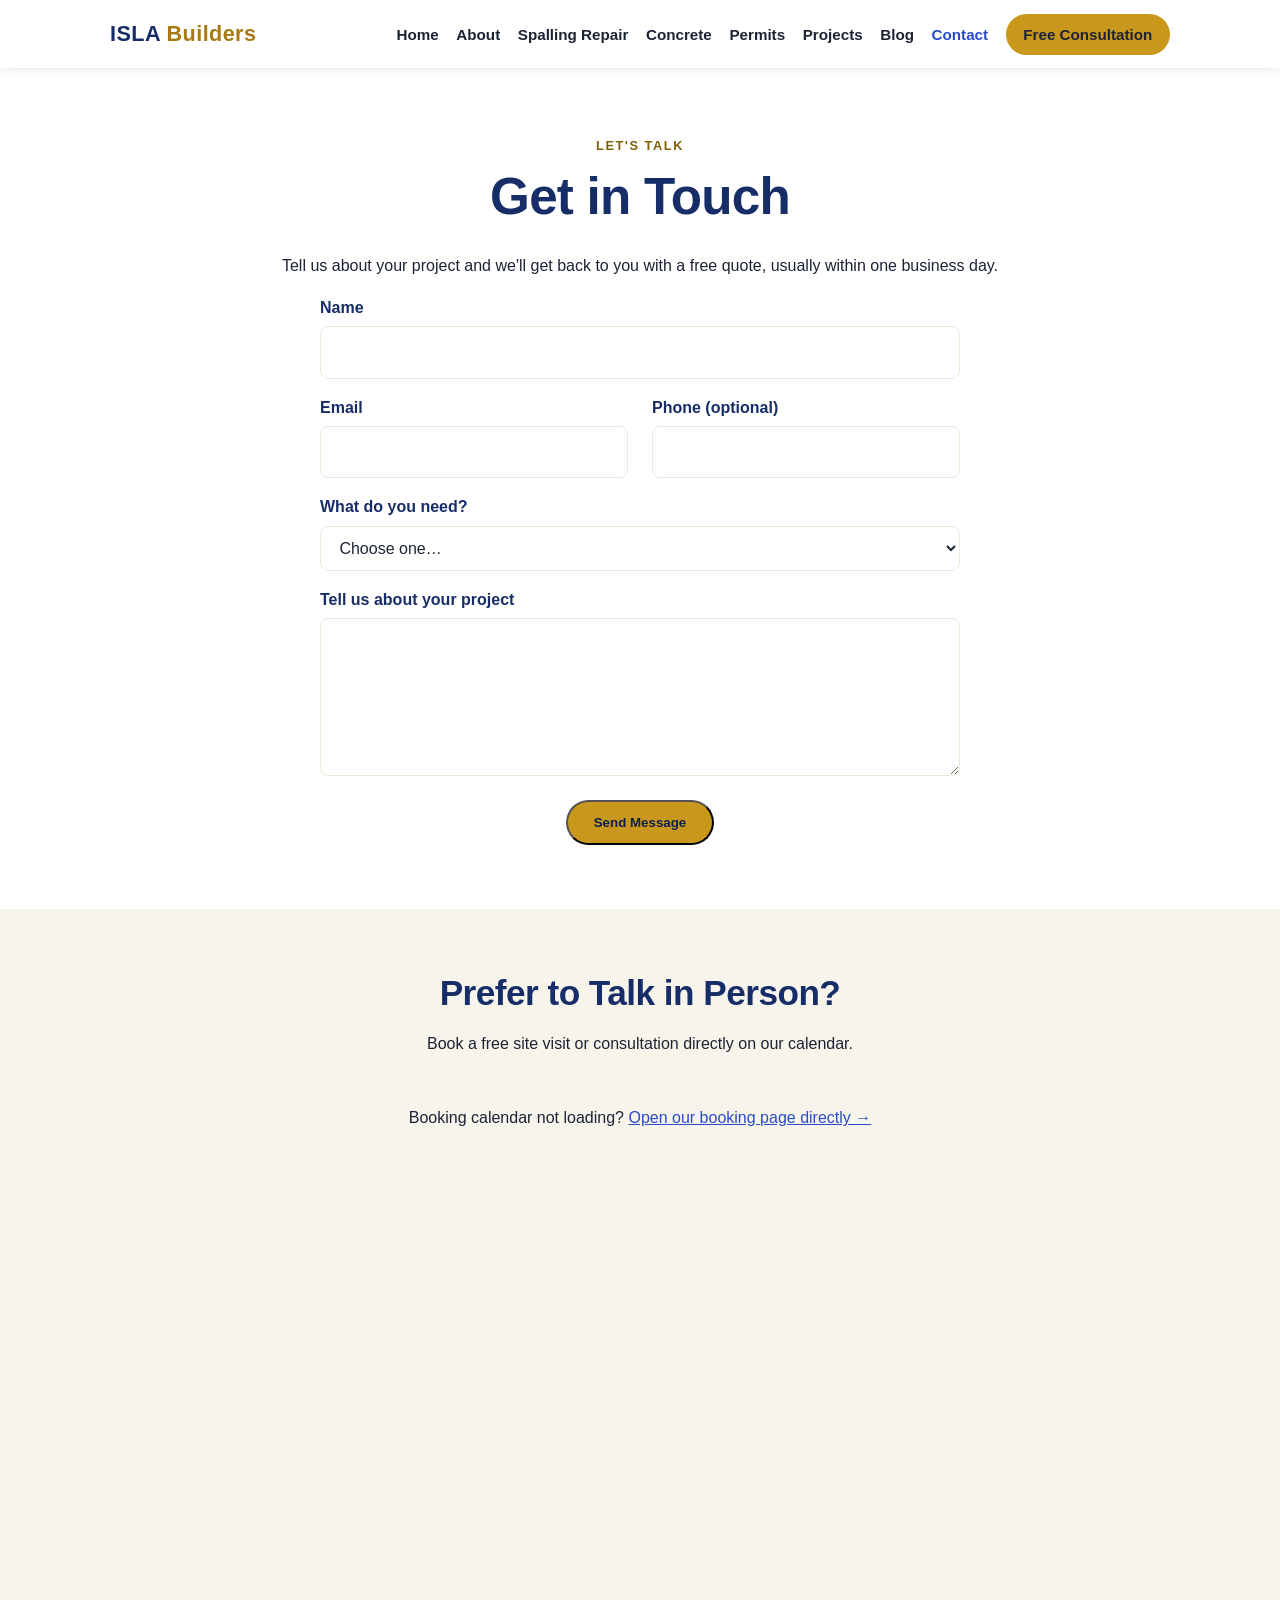
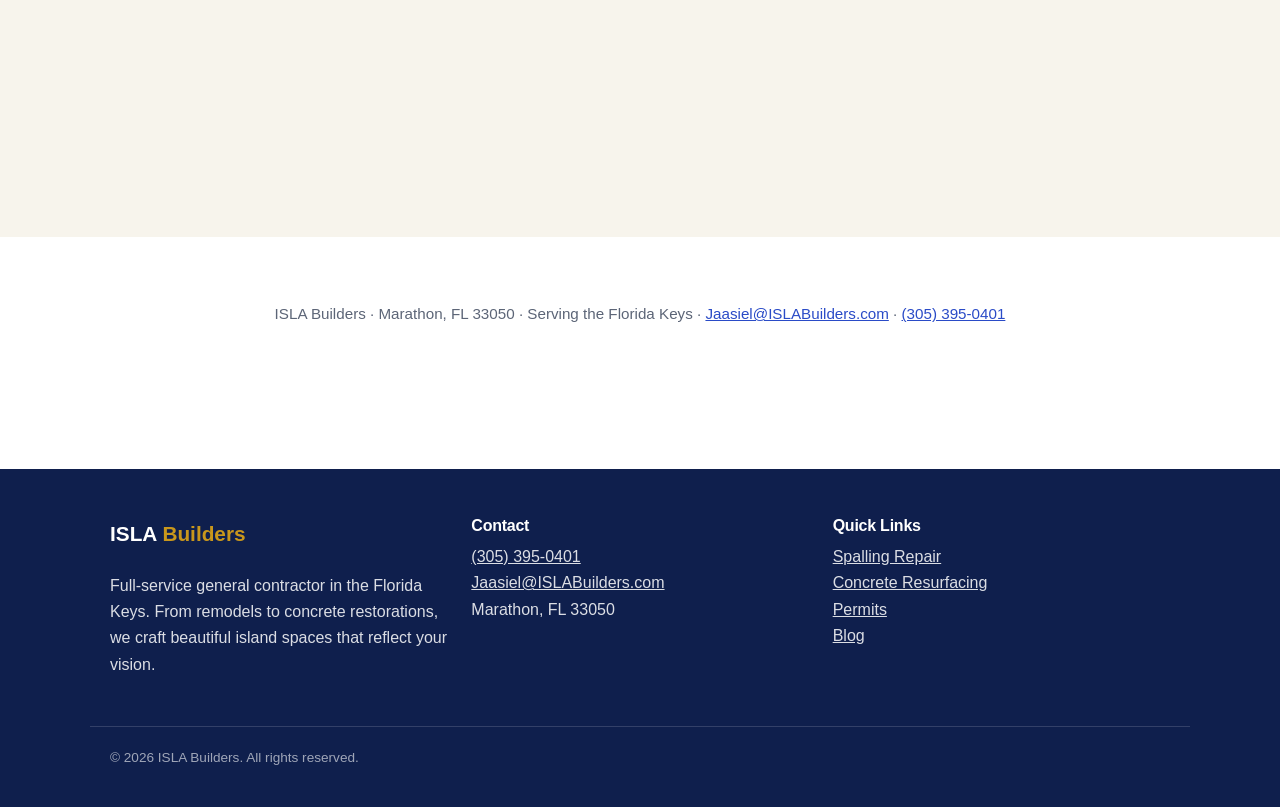
<file: contact/index.html>
<!DOCTYPE html><html lang="en"> <head><meta charset="utf-8"><meta name="viewport" content="width=device-width, initial-scale=1"><title>Contact | ISLA Builders</title><meta name="description" content="Tell us about your project to get a free quote from ISLA Builders in Marathon, FL, or book a site visit online."><link rel="icon" href="/favicon.ico"><link rel="canonical" href="https://bobtheminerbot.github.io/contact/"><meta property="og:title" content="Contact | ISLA Builders"><meta property="og:description" content="Tell us about your project to get a free quote from ISLA Builders in Marathon, FL, or book a site visit online."><meta property="og:type" content="website"><meta property="og:url" content="https://bobtheminerbot.github.io/contact/"><meta property="og:image" content="https://bobtheminerbot.github.io/_astro/hero.DnGGNrXJ.jpg"><meta property="og:site_name" content="ISLA Builders"><meta name="twitter:card" content="summary_large_image"><script type="application/ld+json">{"@context":"https://schema.org","@type":"GeneralContractor","name":"ISLA Builders","telephone":"+1-305-395-0401","email":"Jaasiel@ISLABuilders.com","url":"https://www.islabuilders.com","address":{"@type":"PostalAddress","addressLocality":"Marathon","addressRegion":"FL","postalCode":"33050","addressCountry":"US"},"areaServed":"Florida Keys"}</script><style>.muted-line[data-astro-cid-uw5kdbxl]{color:var(--muted);font-size:.95rem}.calendly-fallback[data-astro-cid-uw5kdbxl]{padding:2rem 0;text-align:center}.calendly-inline-widget[data-astro-cid-uw5kdbxl]:has(iframe) .calendly-fallback[data-astro-cid-uw5kdbxl]{display:none}
</style>
<link rel="stylesheet" href="/_astro/about.Dm2eFR_m.css"></head> <body> <header class="site-header" data-astro-cid-3ef6ksr2> <div class="container inner" data-astro-cid-3ef6ksr2> <a class="wordmark" href="/" data-astro-cid-3ef6ksr2>ISLA <span data-astro-cid-3ef6ksr2>Builders</span></a> <input type="checkbox" id="nav-toggle" aria-hidden="true" data-astro-cid-3ef6ksr2> <label for="nav-toggle" class="hamburger" aria-label="Menu" data-astro-cid-3ef6ksr2>☰</label> <nav data-astro-cid-3ef6ksr2> <a href="/" data-astro-cid-3ef6ksr2>Home</a><a href="/about" data-astro-cid-3ef6ksr2>About</a><a href="/spalling" data-astro-cid-3ef6ksr2>Spalling Repair</a><a href="/concrete-resurfacing" data-astro-cid-3ef6ksr2>Concrete</a><a href="/permits" data-astro-cid-3ef6ksr2>Permits</a><a href="/projects" data-astro-cid-3ef6ksr2>Projects</a><a href="/blog" data-astro-cid-3ef6ksr2>Blog</a><a href="/contact" class="active" data-astro-cid-3ef6ksr2>Contact</a> <a class="btn btn--primary nav-cta" href="/contact" data-astro-cid-3ef6ksr2>Free Consultation</a> </nav> </div> </header>  <main>  <section class="section" data-astro-cid-uw5kdbxl> <div class="container" data-astro-cid-uw5kdbxl> <div class="section-head" data-astro-cid-uw5kdbxl> <span class="kicker" data-astro-cid-uw5kdbxl>Let's Talk</span> <h1 data-astro-cid-uw5kdbxl>Get in Touch</h1> <p class="lede" data-astro-cid-uw5kdbxl>
Tell us about your project and we'll get back to you with a free
          quote, usually within one business day.
</p> </div> <form class="form" action="https://formsubmit.co/jaasiel@islabuilders.com" method="POST" data-astro-cid-uw5kdbxl> <input type="hidden" name="_subject" value="New inquiry from islabuilders.com" data-astro-cid-uw5kdbxl> <input type="hidden" name="_next" value="https://bobtheminerbot.github.io/thanks/" data-astro-cid-uw5kdbxl> <input type="hidden" name="_captcha" value="false" data-astro-cid-uw5kdbxl> <input type="text" name="_honey" style="display:none" tabindex="-1" autocomplete="off" data-astro-cid-uw5kdbxl> <div data-astro-cid-uw5kdbxl> <label for="name" data-astro-cid-uw5kdbxl>Name</label> <input id="name" name="name" type="text" required autocomplete="name" data-astro-cid-uw5kdbxl> </div> <div class="grid grid--2" data-astro-cid-uw5kdbxl> <div data-astro-cid-uw5kdbxl> <label for="email" data-astro-cid-uw5kdbxl>Email</label> <input id="email" name="email" type="email" required autocomplete="email" data-astro-cid-uw5kdbxl> </div> <div data-astro-cid-uw5kdbxl> <label for="phone" data-astro-cid-uw5kdbxl>Phone (optional)</label> <input id="phone" name="phone" type="tel" autocomplete="tel" data-astro-cid-uw5kdbxl> </div> </div> <div data-astro-cid-uw5kdbxl> <label for="service" data-astro-cid-uw5kdbxl>What do you need?</label> <select id="service" name="service" required data-astro-cid-uw5kdbxl> <option value="" data-astro-cid-uw5kdbxl>Choose one…</option> <option data-astro-cid-uw5kdbxl>Spalling Repair</option> <option data-astro-cid-uw5kdbxl>Concrete Resurfacing</option> <option data-astro-cid-uw5kdbxl>Remodeling</option> <option data-astro-cid-uw5kdbxl>Impact Windows &amp; Doors</option> <option data-astro-cid-uw5kdbxl>New Construction</option> <option data-astro-cid-uw5kdbxl>Something else</option> </select> </div> <div data-astro-cid-uw5kdbxl> <label for="message" data-astro-cid-uw5kdbxl>Tell us about your project</label> <textarea id="message" name="message" rows="5" required data-astro-cid-uw5kdbxl></textarea> </div> <p class="center" style="margin:0;" data-astro-cid-uw5kdbxl> <button class="btn btn--primary" type="submit" data-astro-cid-uw5kdbxl>Send Message</button> </p> </form> </div> </section> <section class="section section--sand" data-astro-cid-uw5kdbxl> <div class="container" data-astro-cid-uw5kdbxl> <div class="section-head" data-astro-cid-uw5kdbxl> <h2 data-astro-cid-uw5kdbxl>Prefer to Talk in Person?</h2> <p class="lede" data-astro-cid-uw5kdbxl>Book a free site visit or consultation directly on our calendar.</p> </div> <div class="calendly-inline-widget" data-url="https://calendly.com/islatime/30min?hide_gdpr_banner=1" style="min-width:320px;height:700px;" data-astro-cid-uw5kdbxl> <p class="calendly-fallback" data-astro-cid-uw5kdbxl>
Booking calendar not loading?
<a href="https://calendly.com/islatime/30min" target="_blank" rel="noopener" data-astro-cid-uw5kdbxl>Open our booking page directly →</a> </p> </div> <script src="https://assets.calendly.com/assets/external/widget.js" async></script> </div> </section> <section class="section" data-astro-cid-uw5kdbxl> <div class="container center" data-astro-cid-uw5kdbxl> <p class="muted-line" data-astro-cid-uw5kdbxl>
ISLA Builders · Marathon, FL 33050 · Serving the Florida Keys ·
<a href="mailto:Jaasiel@ISLABuilders.com" data-astro-cid-uw5kdbxl>Jaasiel@ISLABuilders.com</a> ·
<a href="tel:+13053950401" data-astro-cid-uw5kdbxl>(305) 395-0401</a> </p> </div> </section>  </main> <footer class="site-footer" data-astro-cid-sz7xmlte> <div class="container grid grid--3" data-astro-cid-sz7xmlte> <div data-astro-cid-sz7xmlte> <p class="wordmark" data-astro-cid-sz7xmlte>ISLA <span data-astro-cid-sz7xmlte>Builders</span></p> <p data-astro-cid-sz7xmlte>
Full-service general contractor in the Florida Keys. From remodels to
        concrete restorations, we craft beautiful island spaces that reflect
        your vision.
</p> </div> <div data-astro-cid-sz7xmlte> <h3 data-astro-cid-sz7xmlte>Contact</h3> <p data-astro-cid-sz7xmlte> <a href="tel:+13053950401" data-astro-cid-sz7xmlte>(305) 395-0401</a><br data-astro-cid-sz7xmlte> <a href="mailto:Jaasiel@ISLABuilders.com" data-astro-cid-sz7xmlte>Jaasiel@ISLABuilders.com</a><br data-astro-cid-sz7xmlte>
Marathon, FL 33050
</p> </div> <div data-astro-cid-sz7xmlte> <h3 data-astro-cid-sz7xmlte>Quick Links</h3> <p data-astro-cid-sz7xmlte> <a href="/spalling" data-astro-cid-sz7xmlte>Spalling Repair</a><br data-astro-cid-sz7xmlte> <a href="/concrete-resurfacing" data-astro-cid-sz7xmlte>Concrete Resurfacing</a><br data-astro-cid-sz7xmlte> <a href="/permits" data-astro-cid-sz7xmlte>Permits</a><br data-astro-cid-sz7xmlte> <a href="/blog" data-astro-cid-sz7xmlte>Blog</a> </p> </div> </div> <div class="container legal" data-astro-cid-sz7xmlte> <p data-astro-cid-sz7xmlte>© 2026 ISLA Builders. All rights reserved.</p> </div> </footer>  </body></html>
</file>
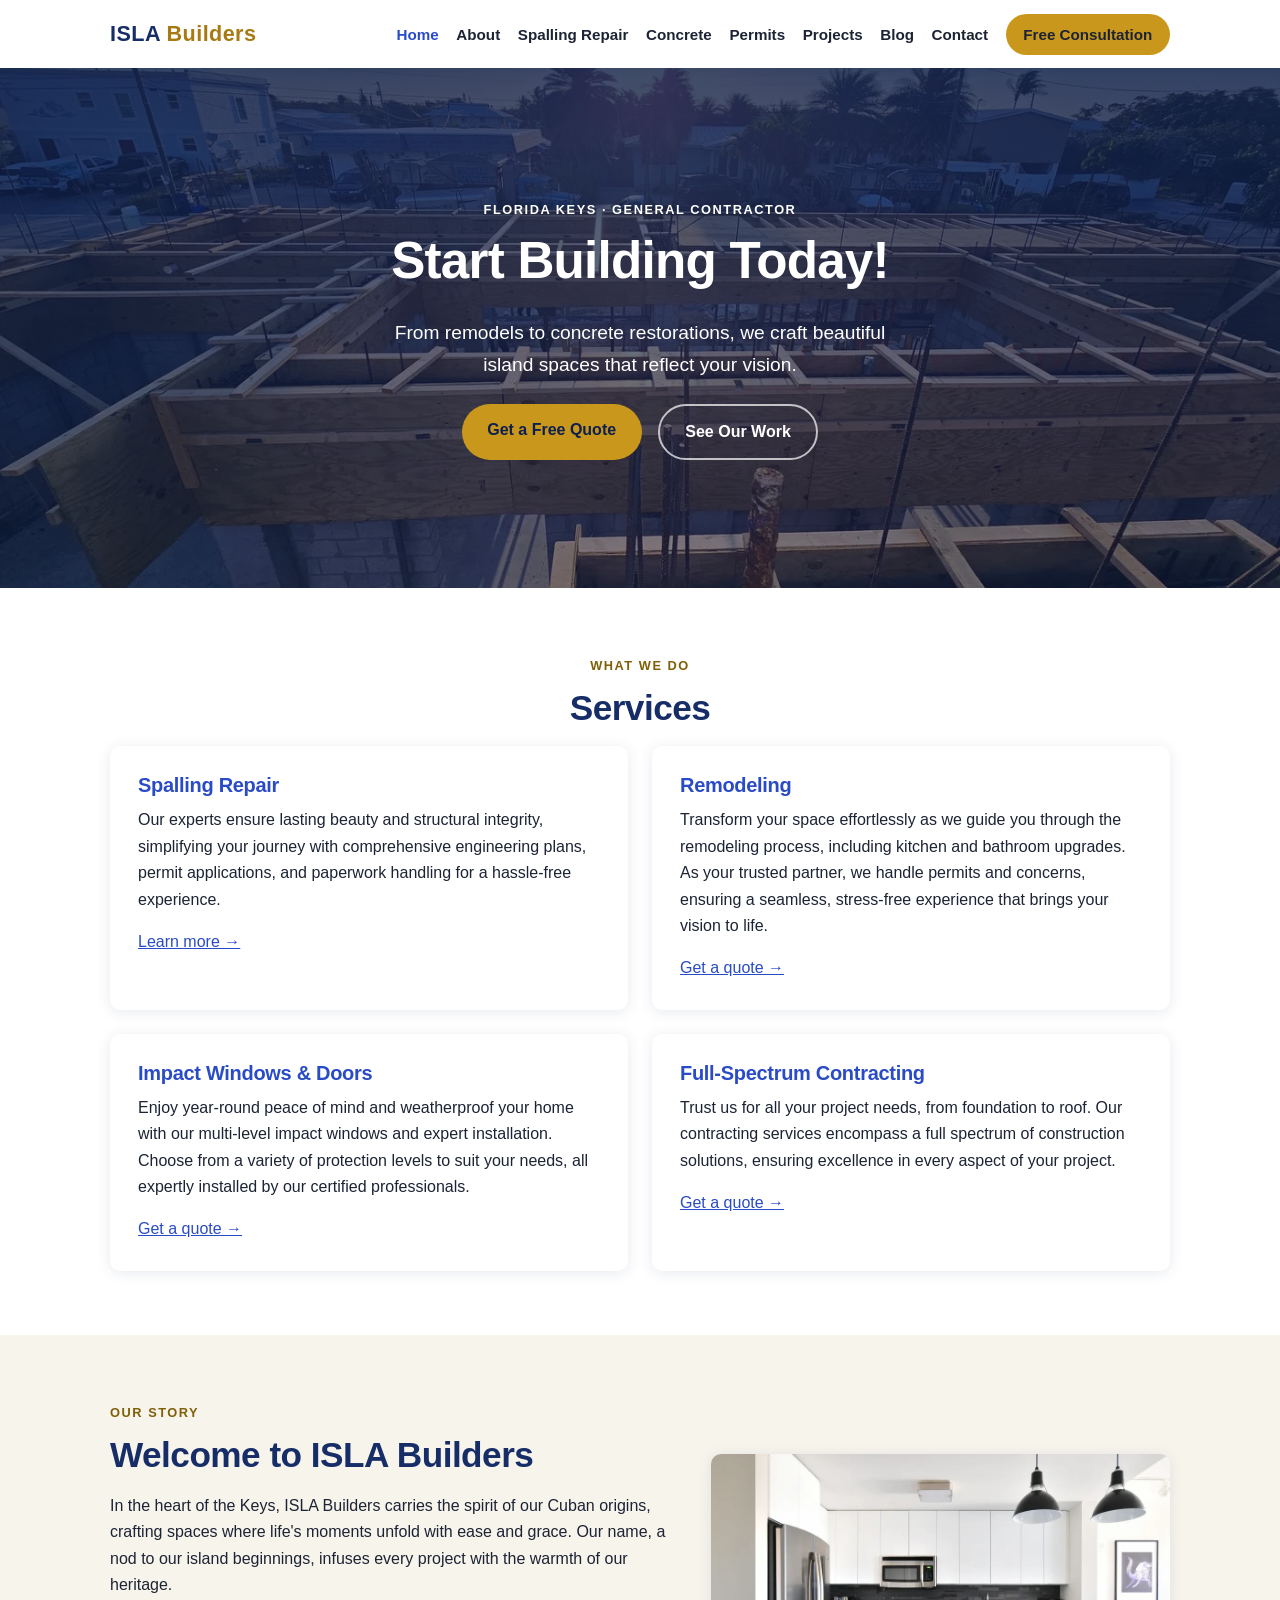
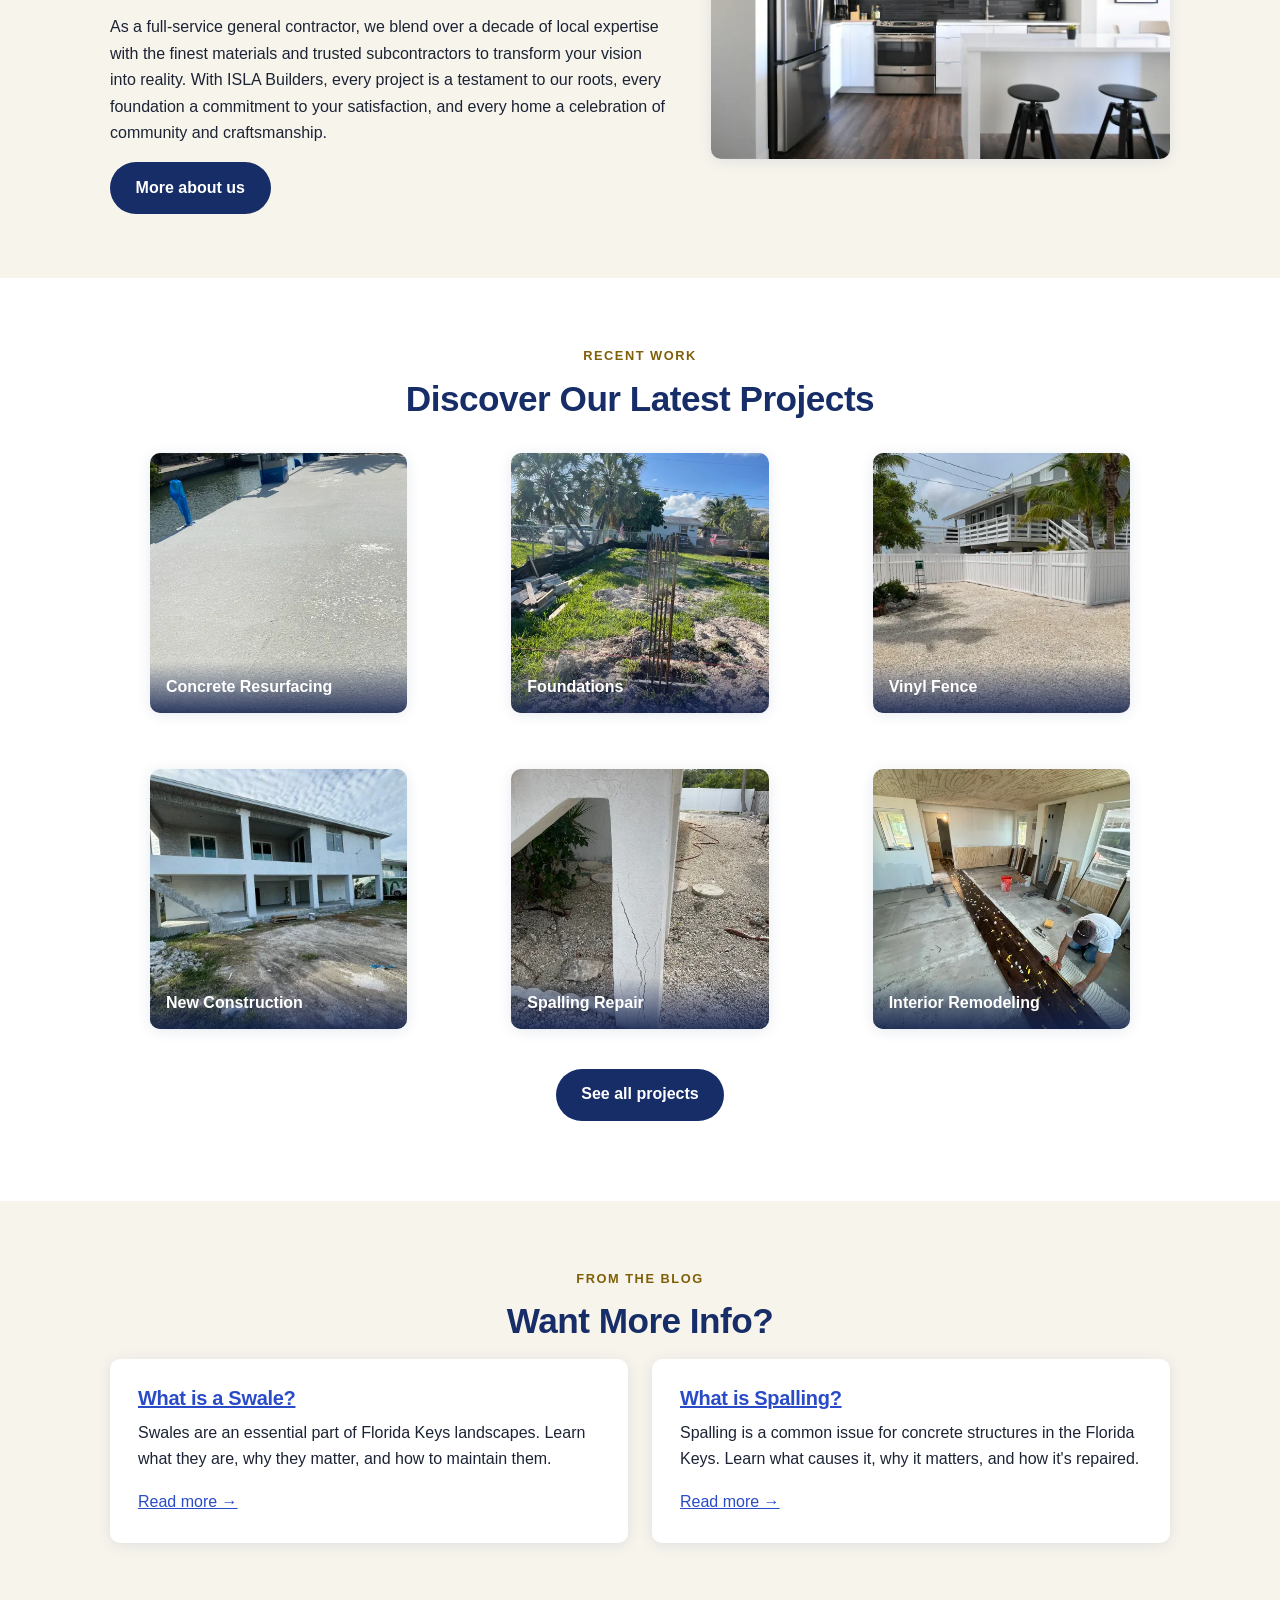
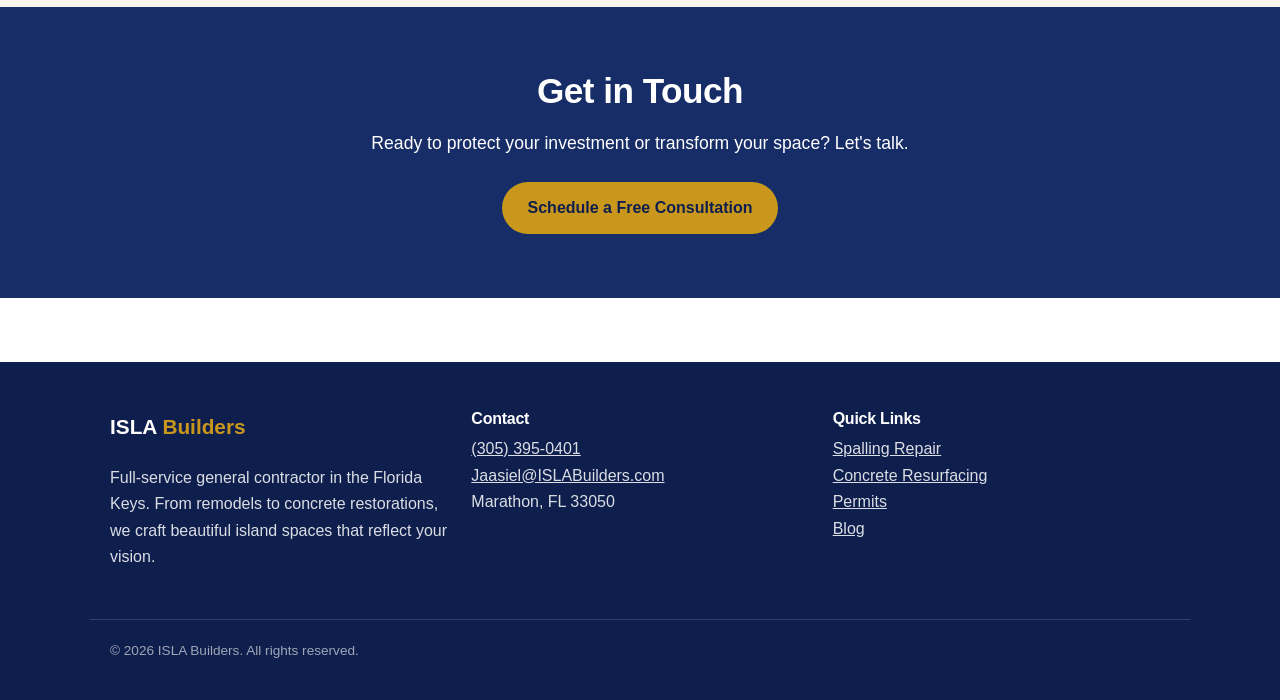
<file: home/index.html>
<!doctype html><title>Redirecting to: /</title><meta http-equiv="refresh" content="0;url=/"><meta name="robots" content="noindex"><link rel="canonical" href="https://bobtheminerbot.github.io/"><body>	<a href="/">Redirecting from <code>/home/</code> to <code>/</code></a></body>
</file>
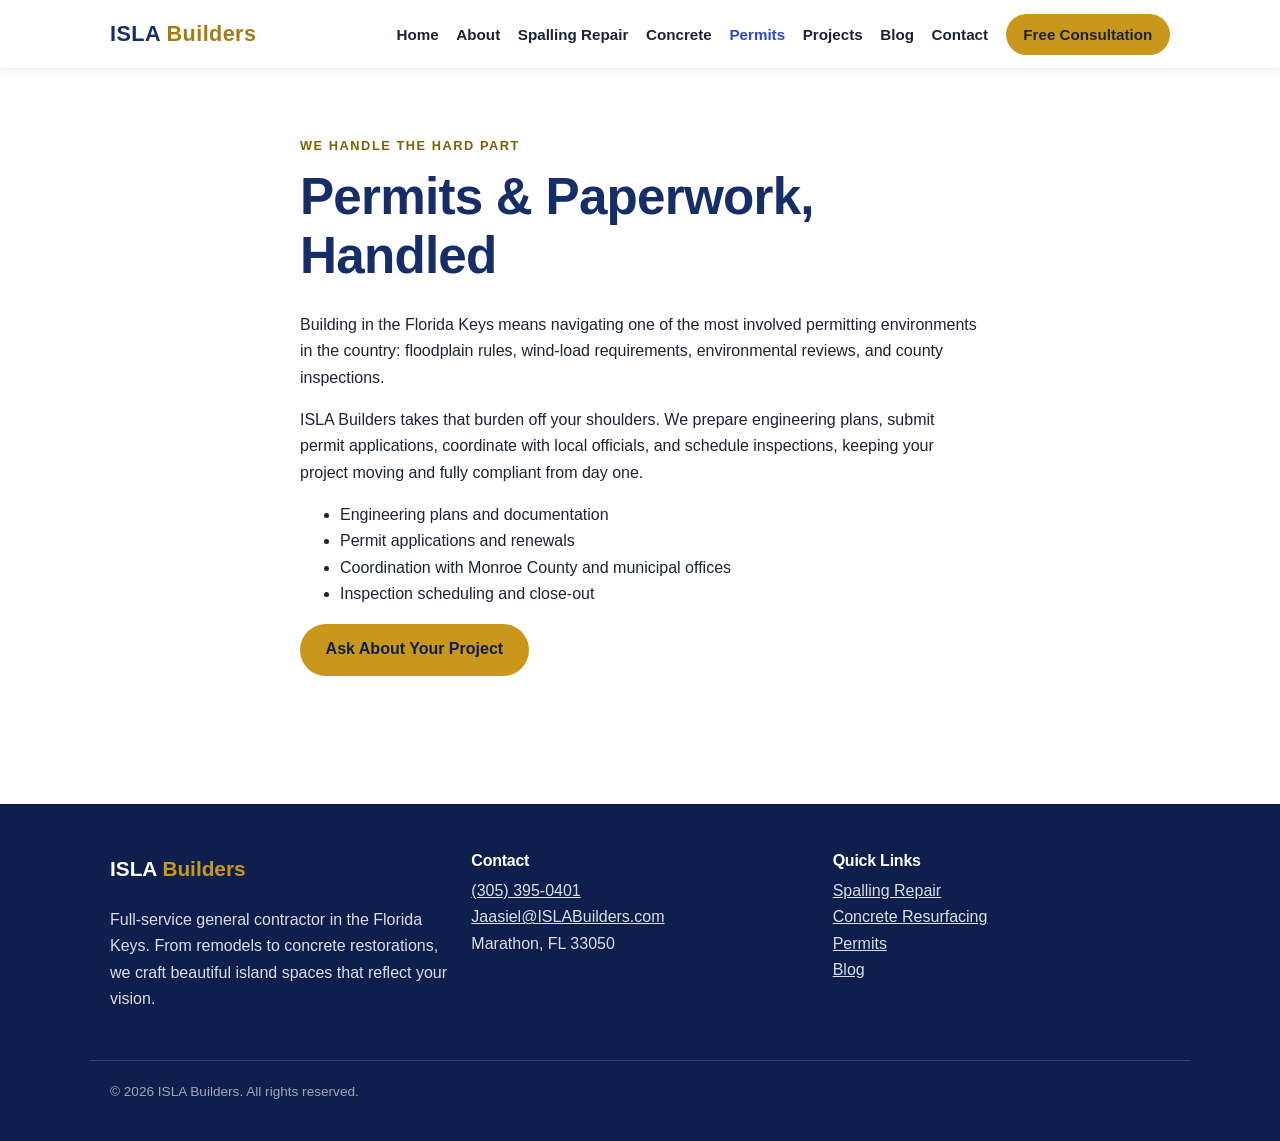
<file: permits/index.html>
<!DOCTYPE html><html lang="en"> <head><meta charset="utf-8"><meta name="viewport" content="width=device-width, initial-scale=1"><title>Permits &amp; Paperwork, Handled | ISLA Builders</title><meta name="description" content="ISLA Builders handles engineering plans, permit applications, and inspections for construction projects throughout the Florida Keys."><link rel="icon" href="/favicon.ico"><link rel="canonical" href="https://bobtheminerbot.github.io/permits/"><meta property="og:title" content="Permits &#38; Paperwork, Handled | ISLA Builders"><meta property="og:description" content="ISLA Builders handles engineering plans, permit applications, and inspections for construction projects throughout the Florida Keys."><meta property="og:type" content="website"><meta property="og:url" content="https://bobtheminerbot.github.io/permits/"><meta property="og:image" content="https://bobtheminerbot.github.io/_astro/hero.DnGGNrXJ.jpg"><meta property="og:site_name" content="ISLA Builders"><meta name="twitter:card" content="summary_large_image"><script type="application/ld+json">{"@context":"https://schema.org","@type":"Service","serviceType":"Construction Permitting","description":"Engineering plans, permit applications, and inspection coordination in Monroe County.","provider":{"@type":"GeneralContractor","name":"ISLA Builders","telephone":"+1-305-395-0401"},"areaServed":"Florida Keys, FL","url":"https://www.islabuilders.com/permits"}</script><script type="application/ld+json">{"@context":"https://schema.org","@type":"GeneralContractor","name":"ISLA Builders","telephone":"+1-305-395-0401","email":"Jaasiel@ISLABuilders.com","url":"https://www.islabuilders.com","address":{"@type":"PostalAddress","addressLocality":"Marathon","addressRegion":"FL","postalCode":"33050","addressCountry":"US"},"areaServed":"Florida Keys"}</script><link rel="stylesheet" href="/_astro/about.Dm2eFR_m.css"></head> <body> <header class="site-header" data-astro-cid-3ef6ksr2> <div class="container inner" data-astro-cid-3ef6ksr2> <a class="wordmark" href="/" data-astro-cid-3ef6ksr2>ISLA <span data-astro-cid-3ef6ksr2>Builders</span></a> <input type="checkbox" id="nav-toggle" aria-hidden="true" data-astro-cid-3ef6ksr2> <label for="nav-toggle" class="hamburger" aria-label="Menu" data-astro-cid-3ef6ksr2>☰</label> <nav data-astro-cid-3ef6ksr2> <a href="/" data-astro-cid-3ef6ksr2>Home</a><a href="/about" data-astro-cid-3ef6ksr2>About</a><a href="/spalling" data-astro-cid-3ef6ksr2>Spalling Repair</a><a href="/concrete-resurfacing" data-astro-cid-3ef6ksr2>Concrete</a><a href="/permits" class="active" data-astro-cid-3ef6ksr2>Permits</a><a href="/projects" data-astro-cid-3ef6ksr2>Projects</a><a href="/blog" data-astro-cid-3ef6ksr2>Blog</a><a href="/contact" data-astro-cid-3ef6ksr2>Contact</a> <a class="btn btn--primary nav-cta" href="/contact" data-astro-cid-3ef6ksr2>Free Consultation</a> </nav> </div> </header>  <main>  <section class="section"> <div class="container prose"> <span class="kicker">We Handle the Hard Part</span> <h1>Permits &amp; Paperwork, Handled</h1> <p>
Building in the Florida Keys means navigating one of the most involved
        permitting environments in the country: floodplain rules, wind-load
        requirements, environmental reviews, and county inspections.
</p> <p>
ISLA Builders takes that burden off your shoulders. We prepare
        engineering plans, submit permit applications, coordinate with local
        officials, and schedule inspections, keeping your project moving and
        fully compliant from day one.
</p> <ul> <li>Engineering plans and documentation</li> <li>Permit applications and renewals</li> <li>Coordination with Monroe County and municipal offices</li> <li>Inspection scheduling and close-out</li> </ul> <a class="btn btn--primary" href="/contact">Ask About Your Project</a> </div> </section>  </main> <footer class="site-footer" data-astro-cid-sz7xmlte> <div class="container grid grid--3" data-astro-cid-sz7xmlte> <div data-astro-cid-sz7xmlte> <p class="wordmark" data-astro-cid-sz7xmlte>ISLA <span data-astro-cid-sz7xmlte>Builders</span></p> <p data-astro-cid-sz7xmlte>
Full-service general contractor in the Florida Keys. From remodels to
        concrete restorations, we craft beautiful island spaces that reflect
        your vision.
</p> </div> <div data-astro-cid-sz7xmlte> <h3 data-astro-cid-sz7xmlte>Contact</h3> <p data-astro-cid-sz7xmlte> <a href="tel:+13053950401" data-astro-cid-sz7xmlte>(305) 395-0401</a><br data-astro-cid-sz7xmlte> <a href="mailto:Jaasiel@ISLABuilders.com" data-astro-cid-sz7xmlte>Jaasiel@ISLABuilders.com</a><br data-astro-cid-sz7xmlte>
Marathon, FL 33050
</p> </div> <div data-astro-cid-sz7xmlte> <h3 data-astro-cid-sz7xmlte>Quick Links</h3> <p data-astro-cid-sz7xmlte> <a href="/spalling" data-astro-cid-sz7xmlte>Spalling Repair</a><br data-astro-cid-sz7xmlte> <a href="/concrete-resurfacing" data-astro-cid-sz7xmlte>Concrete Resurfacing</a><br data-astro-cid-sz7xmlte> <a href="/permits" data-astro-cid-sz7xmlte>Permits</a><br data-astro-cid-sz7xmlte> <a href="/blog" data-astro-cid-sz7xmlte>Blog</a> </p> </div> </div> <div class="container legal" data-astro-cid-sz7xmlte> <p data-astro-cid-sz7xmlte>© 2026 ISLA Builders. All rights reserved.</p> </div> </footer>  </body></html>
</file>
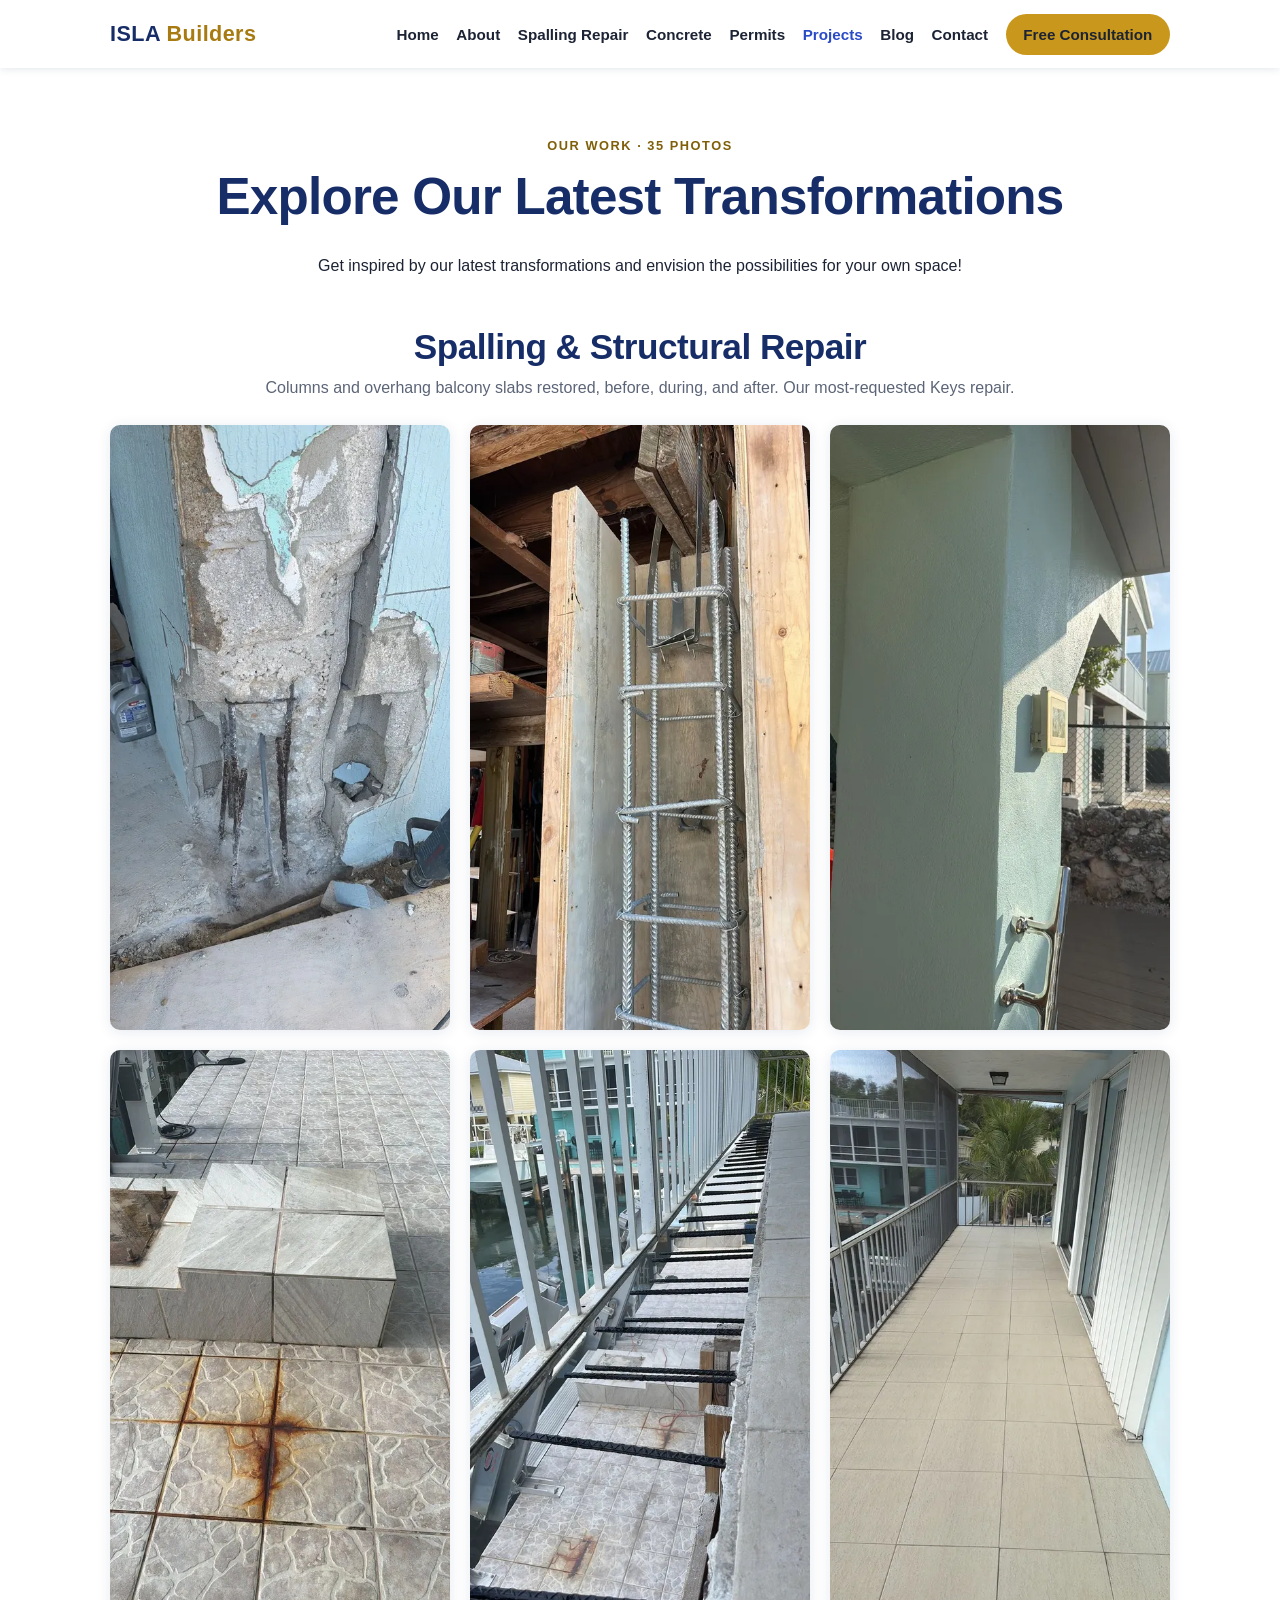
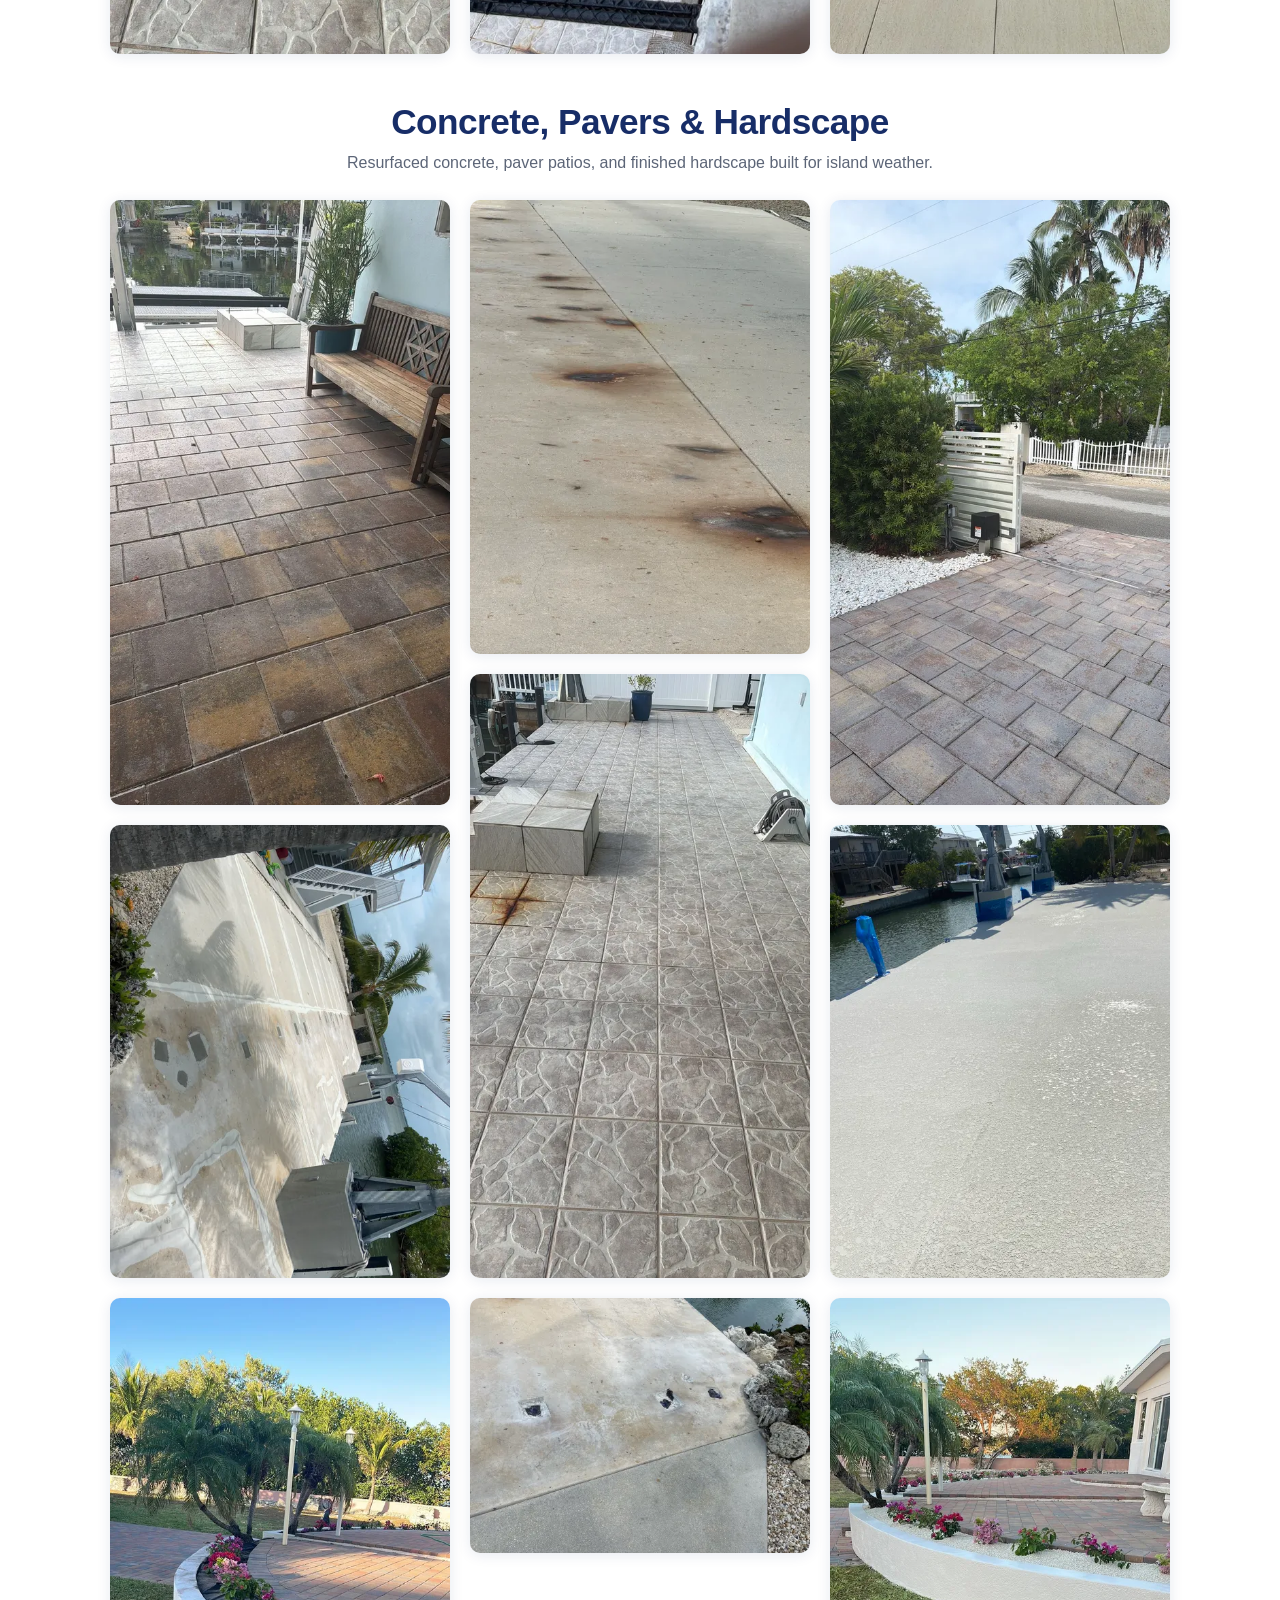
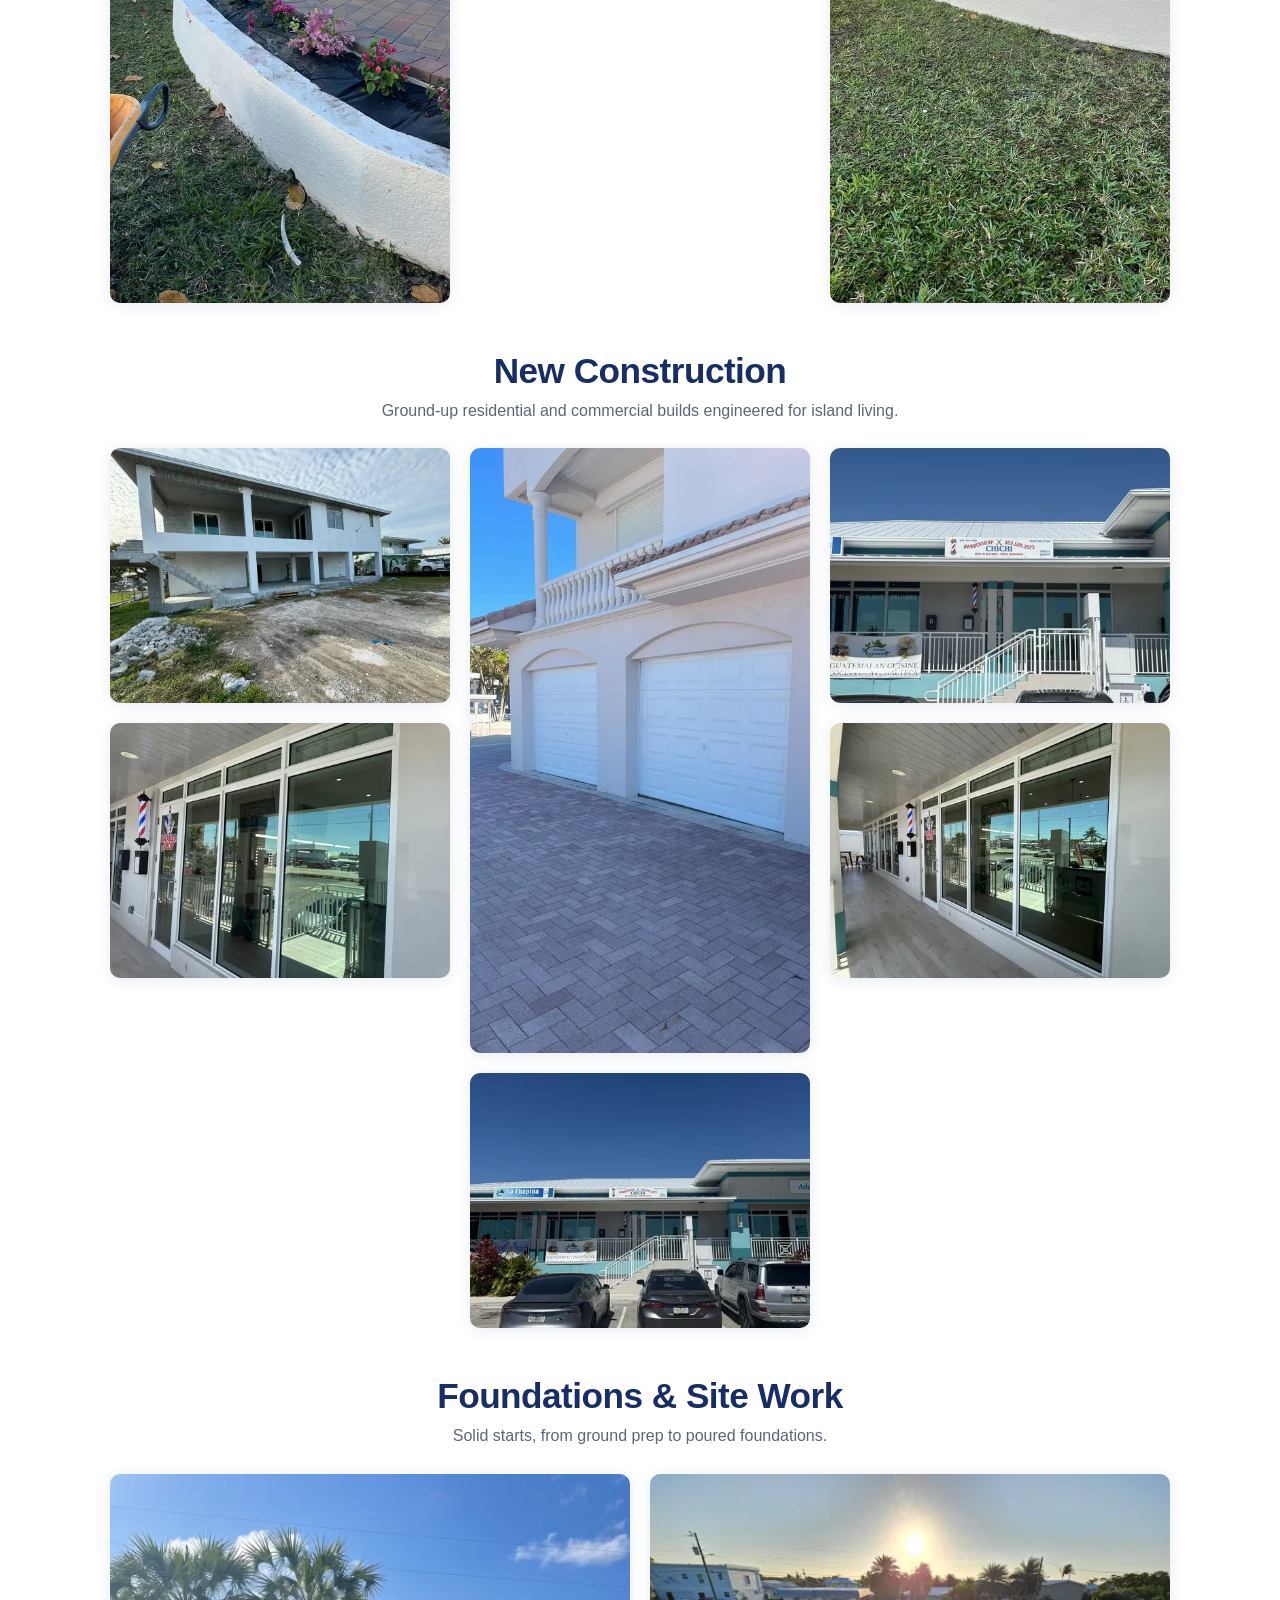
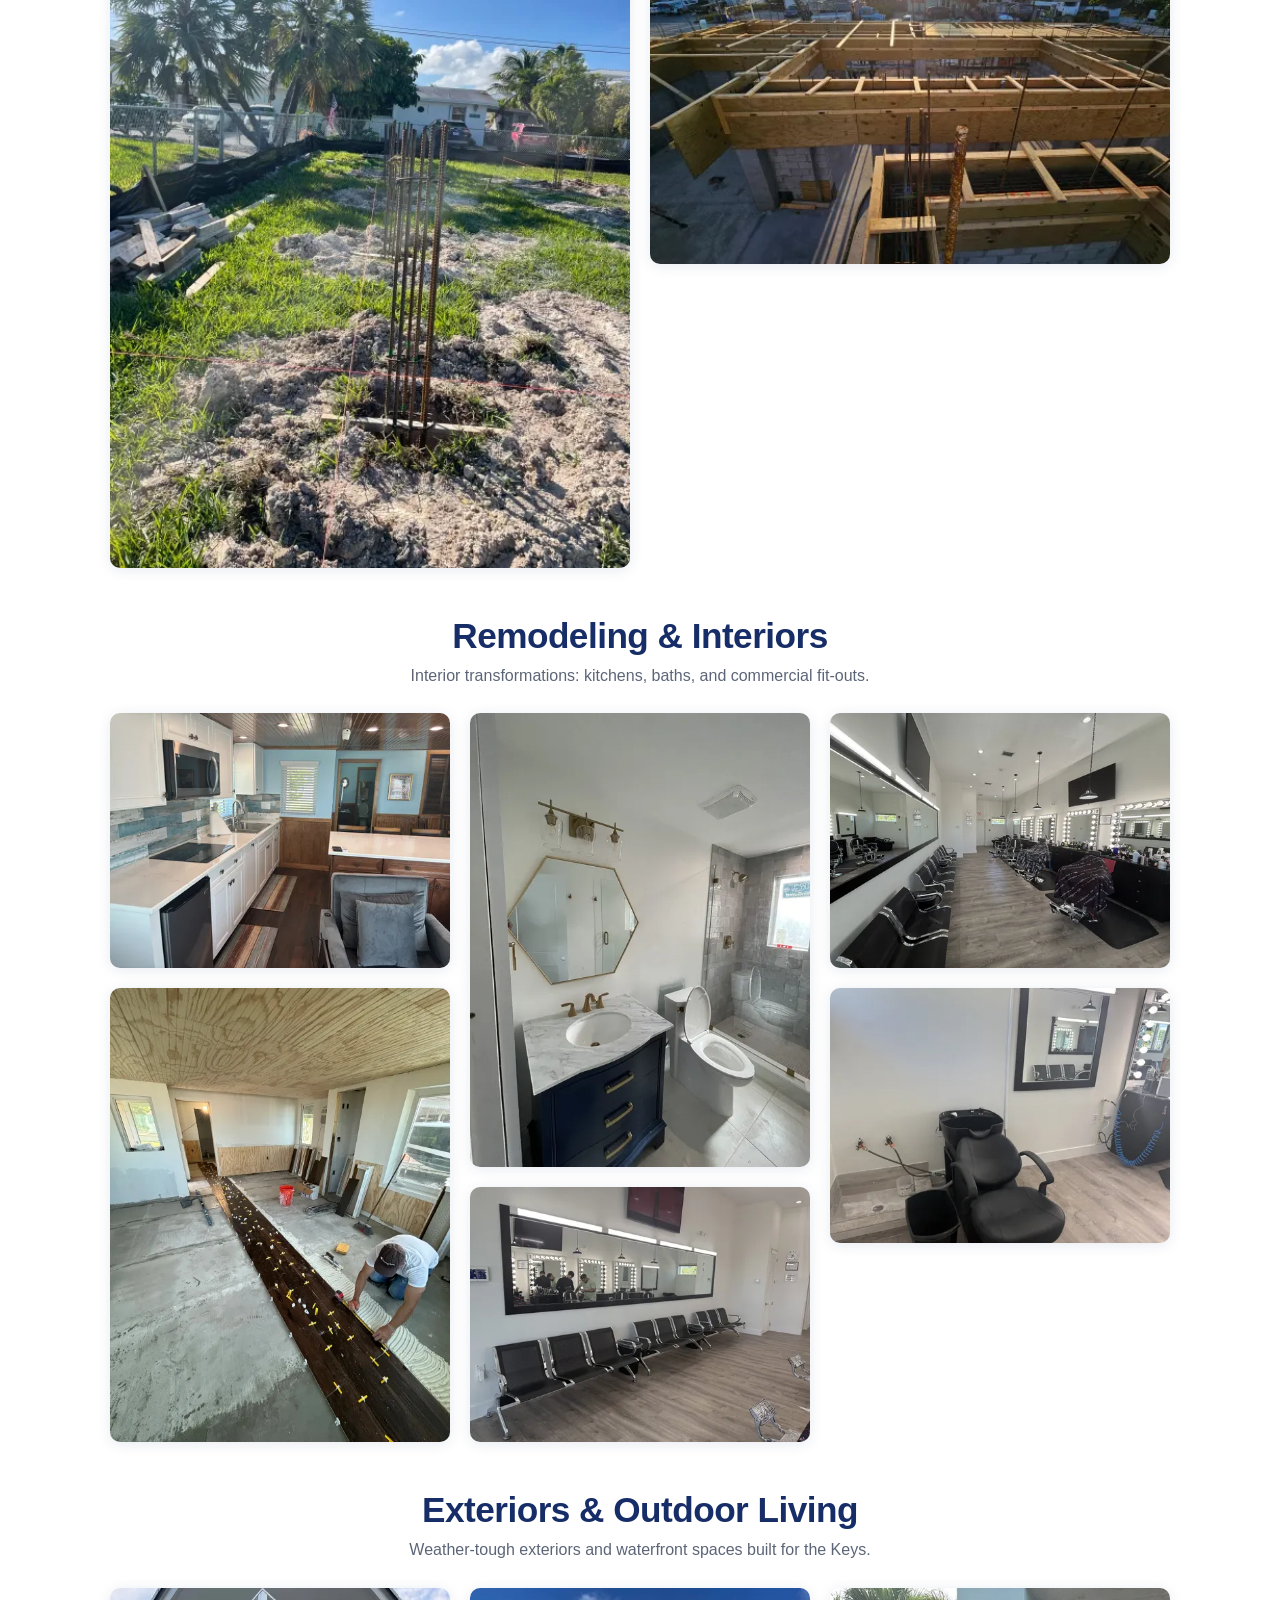
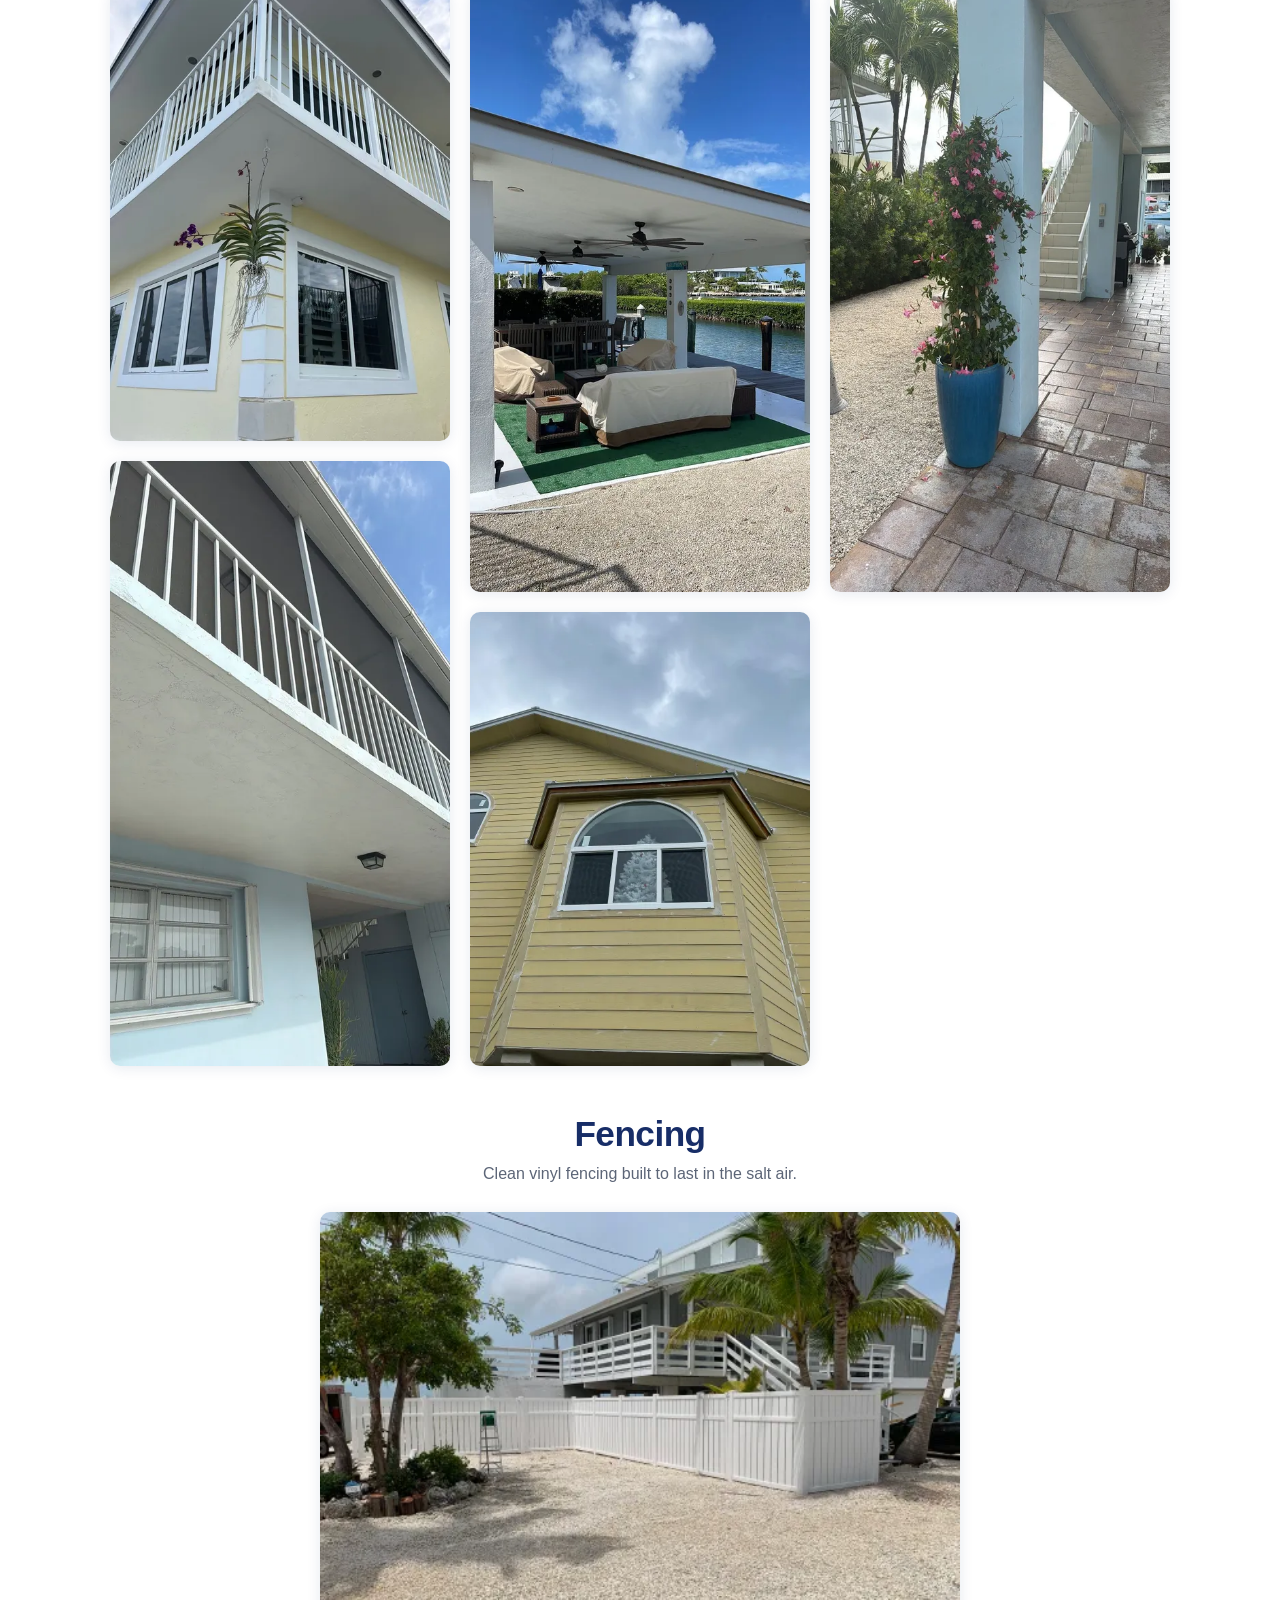
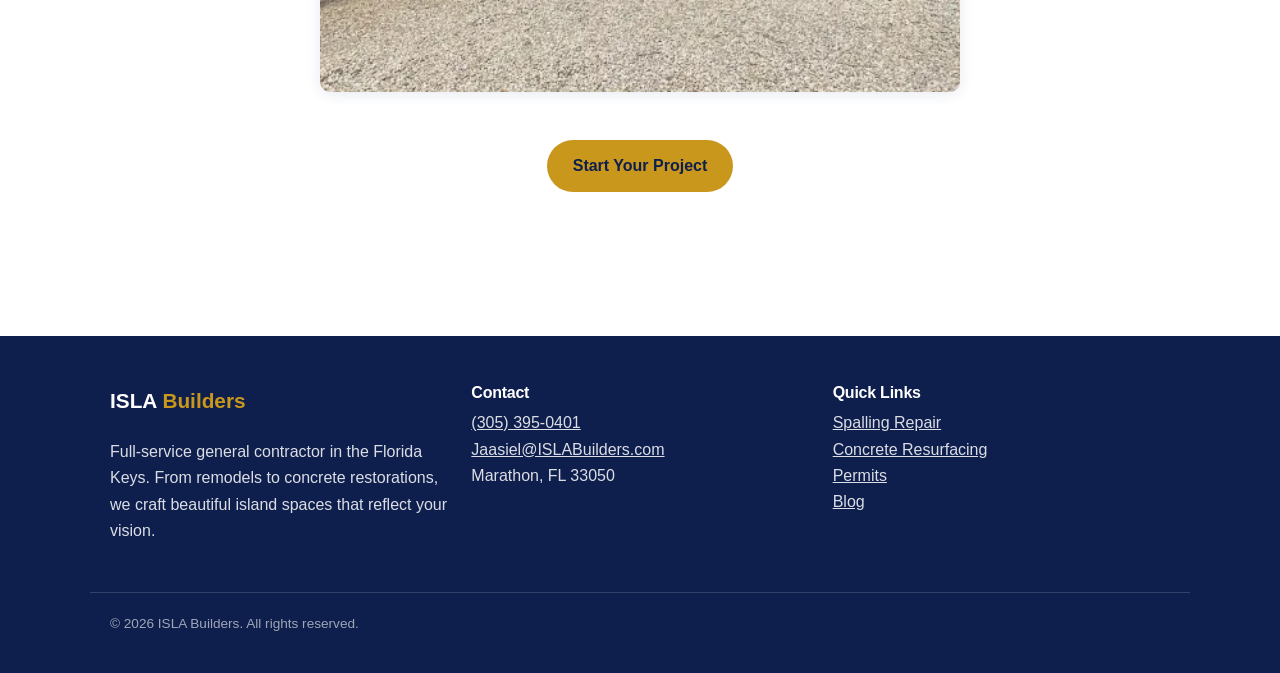
<file: projects/index.html>
<!DOCTYPE html><html lang="en"> <head><meta charset="utf-8"><meta name="viewport" content="width=device-width, initial-scale=1"><title>Projects | ISLA Builders</title><meta name="description" content="Explore recent ISLA Builders transformations across the Florida Keys: spalling repair, concrete resurfacing, new construction, remodeling, siding, and fencing."><link rel="icon" href="/favicon.ico"><link rel="canonical" href="https://bobtheminerbot.github.io/projects/"><meta property="og:title" content="Projects | ISLA Builders"><meta property="og:description" content="Explore recent ISLA Builders transformations across the Florida Keys: spalling repair, concrete resurfacing, new construction, remodeling, siding, and fencing."><meta property="og:type" content="website"><meta property="og:url" content="https://bobtheminerbot.github.io/projects/"><meta property="og:image" content="https://bobtheminerbot.github.io/_astro/hero.DnGGNrXJ.jpg"><meta property="og:site_name" content="ISLA Builders"><meta name="twitter:card" content="summary_large_image"><script type="application/ld+json">{"@context":"https://schema.org","@type":"GeneralContractor","name":"ISLA Builders","telephone":"+1-305-395-0401","email":"Jaasiel@ISLABuilders.com","url":"https://www.islabuilders.com","address":{"@type":"PostalAddress","addressLocality":"Marathon","addressRegion":"FL","postalCode":"33050","addressCountry":"US"},"areaServed":"Florida Keys"}</script><link rel="stylesheet" href="/_astro/about.Dm2eFR_m.css">
<style>.group[data-astro-cid-aid3sr62]{margin-top:3rem}.group-head[data-astro-cid-aid3sr62]{text-align:center;margin-bottom:1.5rem}.group-head[data-astro-cid-aid3sr62] h2[data-astro-cid-aid3sr62]{margin-bottom:.2em}.group-head[data-astro-cid-aid3sr62] p[data-astro-cid-aid3sr62]{color:var(--muted);margin:0}.cols[data-astro-cid-aid3sr62]{display:flex;gap:1.25rem;align-items:flex-start}.cols--1[data-astro-cid-aid3sr62]{max-width:640px;margin:0 auto}.col[data-astro-cid-aid3sr62]{flex:1;display:flex;flex-direction:column;gap:1.25rem;min-width:0}@media(max-width:600px){.cols[data-astro-cid-aid3sr62]{flex-direction:column}.col[data-astro-cid-aid3sr62]{width:100%}}.tile[data-astro-cid-aid3sr62]{margin:0;border-radius:var(--radius);overflow:hidden;box-shadow:var(--shadow)}.tile[data-astro-cid-aid3sr62] img[data-astro-cid-aid3sr62]{width:100%;height:auto;display:block;transition:transform .2s ease}.tile[data-astro-cid-aid3sr62]:hover img[data-astro-cid-aid3sr62]{transform:scale(1.03)}
</style></head> <body> <header class="site-header" data-astro-cid-3ef6ksr2> <div class="container inner" data-astro-cid-3ef6ksr2> <a class="wordmark" href="/" data-astro-cid-3ef6ksr2>ISLA <span data-astro-cid-3ef6ksr2>Builders</span></a> <input type="checkbox" id="nav-toggle" aria-hidden="true" data-astro-cid-3ef6ksr2> <label for="nav-toggle" class="hamburger" aria-label="Menu" data-astro-cid-3ef6ksr2>☰</label> <nav data-astro-cid-3ef6ksr2> <a href="/" data-astro-cid-3ef6ksr2>Home</a><a href="/about" data-astro-cid-3ef6ksr2>About</a><a href="/spalling" data-astro-cid-3ef6ksr2>Spalling Repair</a><a href="/concrete-resurfacing" data-astro-cid-3ef6ksr2>Concrete</a><a href="/permits" data-astro-cid-3ef6ksr2>Permits</a><a href="/projects" class="active" data-astro-cid-3ef6ksr2>Projects</a><a href="/blog" data-astro-cid-3ef6ksr2>Blog</a><a href="/contact" data-astro-cid-3ef6ksr2>Contact</a> <a class="btn btn--primary nav-cta" href="/contact" data-astro-cid-3ef6ksr2>Free Consultation</a> </nav> </div> </header>  <main>  <section class="section" data-astro-cid-aid3sr62> <div class="container" data-astro-cid-aid3sr62> <div class="section-head" data-astro-cid-aid3sr62> <span class="kicker" data-astro-cid-aid3sr62>Our Work · 35 Photos</span> <h1 data-astro-cid-aid3sr62>Explore Our Latest Transformations</h1> <p class="lede" data-astro-cid-aid3sr62>
Get inspired by our latest transformations and envision the
          possibilities for your own space!
</p> </div> <div class="group" data-astro-cid-aid3sr62> <div class="group-head" data-astro-cid-aid3sr62> <h2 data-astro-cid-aid3sr62>Spalling &amp; Structural Repair</h2> <p data-astro-cid-aid3sr62>Columns and overhang balcony slabs restored, before, during, and after. Our most-requested Keys repair.</p> </div> <div class="cols cols--3" data-astro-cid-aid3sr62> <div class="col" data-astro-cid-aid3sr62> <figure class="tile" data-astro-cid-aid3sr62> <img src="/_astro/spall-col-before.-lLg2_L7_ZEvS9g.webp" srcset="/_astro/spall-col-before.-lLg2_L7_Z1hQ2oG.webp 500w, /_astro/spall-col-before.-lLg2_L7_ZEvS9g.webp 900w" alt="Structural column with the base spalled away and the steel exposed before repair" sizes="(max-width: 600px) 100vw, (max-width: 900px) 50vw, 33vw" data-astro-cid-aid3sr62="true" loading="lazy" decoding="async" fetchpriority="auto" width="900" height="1600"> </figure><figure class="tile" data-astro-cid-aid3sr62> <img src="/_astro/slab-before.CBc6f4BM_Z2n1FPY.webp" srcset="/_astro/slab-before.CBc6f4BM_oyJ1O.webp 500w, /_astro/slab-before.CBc6f4BM_Z2n1FPY.webp 900w" alt="Rust staining and cracking on a balcony slab from corroded steel below" sizes="(max-width: 600px) 100vw, (max-width: 900px) 50vw, 33vw" data-astro-cid-aid3sr62="true" loading="lazy" decoding="async" fetchpriority="auto" width="900" height="1600"> </figure> </div><div class="col" data-astro-cid-aid3sr62> <figure class="tile" data-astro-cid-aid3sr62> <img src="/_astro/spall-during-cage.zeJrqKbp_Zm1EwW.webp" srcset="/_astro/spall-during-cage.zeJrqKbp_Zwzbv8.webp 500w, /_astro/spall-during-cage.zeJrqKbp_Zm1EwW.webp 900w" alt="New galvanized rebar cage formed and ready for a fresh structural pour" sizes="(max-width: 600px) 100vw, (max-width: 900px) 50vw, 33vw" data-astro-cid-aid3sr62="true" loading="lazy" decoding="async" fetchpriority="auto" width="900" height="1600"> </figure><figure class="tile" data-astro-cid-aid3sr62> <img src="/_astro/slab-during.CXgiG_6z_QYavz.webp" srcset="/_astro/slab-during.CXgiG_6z_Z1qBxpy.webp 500w, /_astro/slab-during.CXgiG_6z_QYavz.webp 900w" alt="Overhang balcony slab edge cut back with new reinforcing steel laid in" sizes="(max-width: 600px) 100vw, (max-width: 900px) 50vw, 33vw" data-astro-cid-aid3sr62="true" loading="lazy" decoding="async" fetchpriority="auto" width="900" height="1600"> </figure> </div><div class="col" data-astro-cid-aid3sr62> <figure class="tile" data-astro-cid-aid3sr62> <img src="/_astro/spall-col-after.Cj0lVlQn_Z1ERPMo.webp" srcset="/_astro/spall-col-after.Cj0lVlQn_Z1E562P.webp 500w, /_astro/spall-col-after.Cj0lVlQn_Z1ERPMo.webp 900w" alt="Restored structural column, finished to match the home" sizes="(max-width: 600px) 100vw, (max-width: 900px) 50vw, 33vw" data-astro-cid-aid3sr62="true" loading="lazy" decoding="async" fetchpriority="auto" width="900" height="1600"> </figure><figure class="tile" data-astro-cid-aid3sr62> <img src="/_astro/slab-after.8SNnRL21_Z1e9hv8.webp" srcset="/_astro/slab-after.8SNnRL21_1br5N3.webp 500w, /_astro/slab-after.8SNnRL21_Z1e9hv8.webp 900w" alt="Restored balcony walkway, finished clean after edge-slab repair" sizes="(max-width: 600px) 100vw, (max-width: 900px) 50vw, 33vw" data-astro-cid-aid3sr62="true" loading="lazy" decoding="async" fetchpriority="auto" width="900" height="1600"> </figure> </div> </div> </div><div class="group" data-astro-cid-aid3sr62> <div class="group-head" data-astro-cid-aid3sr62> <h2 data-astro-cid-aid3sr62>Concrete, Pavers &amp; Hardscape</h2> <p data-astro-cid-aid3sr62>Resurfaced concrete, paver patios, and finished hardscape built for island weather.</p> </div> <div class="cols cols--3" data-astro-cid-aid3sr62> <div class="col" data-astro-cid-aid3sr62> <figure class="tile" data-astro-cid-aid3sr62> <img src="/_astro/patio-waterfront.CkggK2ch_WtG7h.webp" srcset="/_astro/patio-waterfront.CkggK2ch_k9wQQ.webp 500w, /_astro/patio-waterfront.CkggK2ch_WtG7h.webp 900w" alt="Finished waterfront paver patio with a wood bench overlooking the canal" sizes="(max-width: 600px) 100vw, (max-width: 900px) 50vw, 33vw" data-astro-cid-aid3sr62="true" loading="lazy" decoding="async" fetchpriority="auto" width="900" height="1600"> </figure><figure class="tile" data-astro-cid-aid3sr62> <img src="/_astro/cr-7.CxnuM_lV_Z167gjX.webp" srcset="/_astro/cr-7.CxnuM_lV_1SWuGf.webp 500w, /_astro/cr-7.CxnuM_lV_Z2puTFN.webp 900w" alt="Freshly coated concrete dock seen from above" sizes="(max-width: 600px) 100vw, (max-width: 900px) 50vw, 33vw" data-astro-cid-aid3sr62="true" loading="lazy" decoding="async" fetchpriority="auto" width="1875" height="2500"> </figure><figure class="tile" data-astro-cid-aid3sr62> <img src="/_astro/planter-wall-path.C39hXvJH_pMID7.webp" srcset="/_astro/planter-wall-path.C39hXvJH_ffcEV.webp 500w, /_astro/planter-wall-path.C39hXvJH_pMID7.webp 900w" alt="Curved paver walkway beside a white planter wall with flowering beds" sizes="(max-width: 600px) 100vw, (max-width: 900px) 50vw, 33vw" data-astro-cid-aid3sr62="true" loading="lazy" decoding="async" fetchpriority="auto" width="900" height="1600"> </figure> </div><div class="col" data-astro-cid-aid3sr62> <figure class="tile" data-astro-cid-aid3sr62> <img src="/_astro/cr-1.DPD0h0WC_22LHli.webp" srcset="/_astro/cr-1.DPD0h0WC_9DjJi.webp 500w, /_astro/cr-1.DPD0h0WC_Z1iEisf.webp 900w" alt="Resurfaced concrete driveway" sizes="(max-width: 600px) 100vw, (max-width: 900px) 50vw, 33vw" data-astro-cid-aid3sr62="true" loading="lazy" decoding="async" fetchpriority="auto" width="2500" height="3333"> </figure><figure class="tile" data-astro-cid-aid3sr62> <img src="/_astro/concrete-stamped.DF3zgz4y_N7v4F.webp" srcset="/_astro/concrete-stamped.DF3zgz4y_aMlOf.webp 500w, /_astro/concrete-stamped.DF3zgz4y_N7v4F.webp 900w" alt="Stamped decorative concrete walkway" sizes="(max-width: 600px) 100vw, (max-width: 900px) 50vw, 33vw" data-astro-cid-aid3sr62="true" loading="lazy" decoding="async" fetchpriority="auto" width="900" height="1600"> </figure><figure class="tile" data-astro-cid-aid3sr62> <img src="/_astro/cr-9.DdII8iT9_ZEx39h.webp" srcset="/_astro/cr-9.DdII8iT9_ZrIfR1.webp 500w, /_astro/cr-9.DdII8iT9_Z25Krpc.webp 900w" alt="Finished resurfaced surface" sizes="(max-width: 600px) 100vw, (max-width: 900px) 50vw, 33vw" data-astro-cid-aid3sr62="true" loading="lazy" decoding="async" fetchpriority="auto" width="2500" height="1875"> </figure> </div><div class="col" data-astro-cid-aid3sr62> <figure class="tile" data-astro-cid-aid3sr62> <img src="/_astro/hardscape-paver-drive.BanqAMga_12LIE6.webp" srcset="/_astro/hardscape-paver-drive.BanqAMga_Z1PIVYP.webp 500w, /_astro/hardscape-paver-drive.BanqAMga_12LIE6.webp 900w" alt="Paver driveway and entry gate framed by palms" sizes="(max-width: 600px) 100vw, (max-width: 900px) 50vw, 33vw" data-astro-cid-aid3sr62="true" loading="lazy" decoding="async" fetchpriority="auto" width="900" height="1600"> </figure><figure class="tile" data-astro-cid-aid3sr62> <img src="/_astro/cr-10.-q20SXRB_1Hv13K.webp" srcset="/_astro/cr-10.-q20SXRB_gCUU5.webp 500w, /_astro/cr-10.-q20SXRB_ZmvN6r.webp 900w" alt="Resurfaced boat dock along the canal" sizes="(max-width: 600px) 100vw, (max-width: 900px) 50vw, 33vw" data-astro-cid-aid3sr62="true" loading="lazy" decoding="async" fetchpriority="auto" width="1875" height="2500"> </figure><figure class="tile" data-astro-cid-aid3sr62> <img src="/_astro/planter-wall-wide.Bu14Gx3T_zygAT.webp" srcset="/_astro/planter-wall-wide.Bu14Gx3T_p0JCI.webp 500w, /_astro/planter-wall-wide.Bu14Gx3T_zygAT.webp 900w" alt="Landscaped courtyard with a curved planter wall and paver drive" sizes="(max-width: 600px) 100vw, (max-width: 900px) 50vw, 33vw" data-astro-cid-aid3sr62="true" loading="lazy" decoding="async" fetchpriority="auto" width="900" height="1600"> </figure> </div> </div> </div><div class="group" data-astro-cid-aid3sr62> <div class="group-head" data-astro-cid-aid3sr62> <h2 data-astro-cid-aid3sr62>New Construction</h2> <p data-astro-cid-aid3sr62>Ground-up residential and commercial builds engineered for island living.</p> </div> <div class="cols cols--3" data-astro-cid-aid3sr62> <div class="col" data-astro-cid-aid3sr62> <figure class="tile" data-astro-cid-aid3sr62> <img src="/_astro/new-build.Dml4ag6__1uKgn7.webp" srcset="/_astro/new-build.Dml4ag6__ZVVe2P.webp 500w, /_astro/new-build.Dml4ag6__Z1FVjK6.webp 900w" alt="New elevated concrete home under construction" sizes="(max-width: 600px) 100vw, (max-width: 900px) 50vw, 33vw" data-astro-cid-aid3sr62="true" loading="lazy" decoding="async" fetchpriority="auto" width="2500" height="1875"> </figure><figure class="tile" data-astro-cid-aid3sr62> <img src="/_astro/new-commercial-walkway-1.3jfriEWy_Z1CzS5z.webp" srcset="/_astro/new-commercial-walkway-1.3jfriEWy_ZFnDfK.webp 500w, /_astro/new-commercial-walkway-1.3jfriEWy_JfW4R.webp 900w" alt="Covered storefront walkway on a completed commercial build" sizes="(max-width: 600px) 100vw, (max-width: 900px) 50vw, 33vw" data-astro-cid-aid3sr62="true" loading="lazy" decoding="async" fetchpriority="auto" width="1600" height="1200"> </figure> </div><div class="col" data-astro-cid-aid3sr62> <figure class="tile" data-astro-cid-aid3sr62> <img src="/_astro/home-arched-garages.B3J7AKbV_qmB9H.webp" srcset="/_astro/home-arched-garages.B3J7AKbV_ZxmdcH.webp 500w, /_astro/home-arched-garages.B3J7AKbV_qmB9H.webp 900w" alt="Finished two-story home with arched garage doors and a paver driveway" sizes="(max-width: 600px) 100vw, (max-width: 900px) 50vw, 33vw" data-astro-cid-aid3sr62="true" loading="lazy" decoding="async" fetchpriority="auto" width="900" height="1600"> </figure><figure class="tile" data-astro-cid-aid3sr62> <img src="/_astro/new-commercial-2.DME4_09G_PHQnJ.webp" srcset="/_astro/new-commercial-2.DME4_09G_rTLjS.webp 500w, /_astro/new-commercial-2.DME4_09G_pIsk.webp 900w" alt="Finished mixed-use commercial building with storefront parking" sizes="(max-width: 600px) 100vw, (max-width: 900px) 50vw, 33vw" data-astro-cid-aid3sr62="true" loading="lazy" decoding="async" fetchpriority="auto" width="1600" height="1200"> </figure> </div><div class="col" data-astro-cid-aid3sr62> <figure class="tile" data-astro-cid-aid3sr62> <img src="/_astro/new-commercial-1.BBpUBRAd_1A7FD4.webp" srcset="/_astro/new-commercial-1.BBpUBRAd_2rrOnX.webp 500w, /_astro/new-commercial-1.BBpUBRAd_1YWLwp.webp 900w" alt="Completed commercial plaza with barber shop and restaurant storefronts in the Florida Keys" sizes="(max-width: 600px) 100vw, (max-width: 900px) 50vw, 33vw" data-astro-cid-aid3sr62="true" loading="lazy" decoding="async" fetchpriority="auto" width="1600" height="1200"> </figure><figure class="tile" data-astro-cid-aid3sr62> <img src="/_astro/new-commercial-walkway-2.DbaKAh2E_2aA2Jx.webp" srcset="/_astro/new-commercial-walkway-2.DbaKAh2E_Z2vXt1W.webp 500w, /_astro/new-commercial-walkway-2.DbaKAh2E_Z16jRGk.webp 900w" alt="Covered walkway and storefronts of a finished commercial project" sizes="(max-width: 600px) 100vw, (max-width: 900px) 50vw, 33vw" data-astro-cid-aid3sr62="true" loading="lazy" decoding="async" fetchpriority="auto" width="1600" height="1200"> </figure> </div> </div> </div><div class="group" data-astro-cid-aid3sr62> <div class="group-head" data-astro-cid-aid3sr62> <h2 data-astro-cid-aid3sr62>Foundations &amp; Site Work</h2> <p data-astro-cid-aid3sr62>Solid starts, from ground prep to poured foundations.</p> </div> <div class="cols cols--2" data-astro-cid-aid3sr62> <div class="col" data-astro-cid-aid3sr62> <figure class="tile" data-astro-cid-aid3sr62> <img src="/_astro/foundations.DHDnV-u3_Z13i0Rs.webp" srcset="/_astro/foundations.DHDnV-u3_Z1CDR5E.webp 500w, /_astro/foundations.DHDnV-u3_ZER8jK.webp 900w" alt="Foundation rebar set out with string lines" sizes="(max-width: 600px) 100vw, (max-width: 900px) 50vw, 33vw" data-astro-cid-aid3sr62="true" loading="lazy" decoding="async" fetchpriority="auto" width="2500" height="3333"> </figure> </div><div class="col" data-astro-cid-aid3sr62> <figure class="tile" data-astro-cid-aid3sr62> <img src="/_astro/jobsite-1.BNTR3ztw_20X8Fz.webp" srcset="/_astro/jobsite-1.BNTR3ztw_Gy2cD.webp 500w, /_astro/jobsite-1.BNTR3ztw_ZMzS63.webp 900w" alt="Foundation formwork on an active job site" sizes="(max-width: 600px) 100vw, (max-width: 900px) 50vw, 33vw" data-astro-cid-aid3sr62="true" loading="lazy" decoding="async" fetchpriority="auto" width="2500" height="1875"> </figure> </div> </div> </div><div class="group" data-astro-cid-aid3sr62> <div class="group-head" data-astro-cid-aid3sr62> <h2 data-astro-cid-aid3sr62>Remodeling &amp; Interiors</h2> <p data-astro-cid-aid3sr62>Interior transformations: kitchens, baths, and commercial fit-outs.</p> </div> <div class="cols cols--3" data-astro-cid-aid3sr62> <div class="col" data-astro-cid-aid3sr62> <figure class="tile" data-astro-cid-aid3sr62> <img src="/_astro/remodel-kitchen-jannotta.Zw1tdcov_1LRiXK.webp" srcset="/_astro/remodel-kitchen-jannotta.Zw1tdcov_14osTA.webp 500w, /_astro/remodel-kitchen-jannotta.Zw1tdcov_2u34fd.webp 900w" alt="Remodeled kitchen with white cabinets, quartz counters, and a blue tile backsplash" sizes="(max-width: 600px) 100vw, (max-width: 900px) 50vw, 33vw" data-astro-cid-aid3sr62="true" loading="lazy" decoding="async" fetchpriority="auto" width="1600" height="1200"> </figure><figure class="tile" data-astro-cid-aid3sr62> <img src="/_astro/flooring-install.BGRtjx3L_2wOXxE.webp" srcset="/_astro/flooring-install.BGRtjx3L_ZQGeU1.webp 500w, /_astro/flooring-install.BGRtjx3L_Z1arYiL.webp 900w" alt="Wood-look plank flooring installation" sizes="(max-width: 600px) 100vw, (max-width: 900px) 50vw, 33vw" data-astro-cid-aid3sr62="true" loading="lazy" decoding="async" fetchpriority="auto" width="2500" height="3333"> </figure> </div><div class="col" data-astro-cid-aid3sr62> <figure class="tile" data-astro-cid-aid3sr62> <img src="/_astro/remodel-bath-lima.CDxfs0mN_5qUR8.webp" srcset="/_astro/remodel-bath-lima.CDxfs0mN_76cIt.webp 500w, /_astro/remodel-bath-lima.CDxfs0mN_ZbEwEh.webp 900w" alt="Remodeled bathroom with a navy vanity, gold fixtures, and a marble counter" sizes="(max-width: 600px) 100vw, (max-width: 900px) 50vw, 33vw" data-astro-cid-aid3sr62="true" loading="lazy" decoding="async" fetchpriority="auto" width="1200" height="1600"> </figure><figure class="tile" data-astro-cid-aid3sr62> <img src="/_astro/remodel-barbershop-2.c7qmcc7u_1CEH1m.webp" srcset="/_astro/remodel-barbershop-2.c7qmcc7u_18I9ir.webp 500w, /_astro/remodel-barbershop-2.c7qmcc7u_QA8zD.webp 900w" alt="Barber shop waiting area with bench seating and a lit vanity mirror" sizes="(max-width: 600px) 100vw, (max-width: 900px) 50vw, 33vw" data-astro-cid-aid3sr62="true" loading="lazy" decoding="async" fetchpriority="auto" width="1600" height="1200"> </figure> </div><div class="col" data-astro-cid-aid3sr62> <figure class="tile" data-astro-cid-aid3sr62> <img src="/_astro/remodel-barbershop-1.DegFBT5K_9etYC.webp" srcset="/_astro/remodel-barbershop-1.DegFBT5K_2ePW63.webp 500w, /_astro/remodel-barbershop-1.DegFBT5K_1WHVnf.webp 900w" alt="Finished barber shop interior with lit mirror stations and wood-look floors" sizes="(max-width: 600px) 100vw, (max-width: 900px) 50vw, 33vw" data-astro-cid-aid3sr62="true" loading="lazy" decoding="async" fetchpriority="auto" width="1600" height="1200"> </figure><figure class="tile" data-astro-cid-aid3sr62> <img src="/_astro/remodel-barbershop-3.CZ--jAD3_1DgIXQ.webp" srcset="/_astro/remodel-barbershop-3.CZ--jAD3_Z1jlwhB.webp 500w, /_astro/remodel-barbershop-3.CZ--jAD3_Z1Atx0p.webp 900w" alt="Barber shop wash station in a completed commercial interior" sizes="(max-width: 600px) 100vw, (max-width: 900px) 50vw, 33vw" data-astro-cid-aid3sr62="true" loading="lazy" decoding="async" fetchpriority="auto" width="1600" height="1200"> </figure> </div> </div> </div><div class="group" data-astro-cid-aid3sr62> <div class="group-head" data-astro-cid-aid3sr62> <h2 data-astro-cid-aid3sr62>Exteriors &amp; Outdoor Living</h2> <p data-astro-cid-aid3sr62>Weather-tough exteriors and waterfront spaces built for the Keys.</p> </div> <div class="cols cols--3" data-astro-cid-aid3sr62> <div class="col" data-astro-cid-aid3sr62> <figure class="tile" data-astro-cid-aid3sr62> <img src="/_astro/home-yellow-balcony.DzmYVJ6q_Z1tP44S.webp" srcset="/_astro/home-yellow-balcony.DzmYVJ6q_1VEkm9.webp 500w, /_astro/home-yellow-balcony.DzmYVJ6q_Z1fey9k.webp 900w" alt="Finished two-story waterfront home with a balcony and fresh exterior" sizes="(max-width: 600px) 100vw, (max-width: 900px) 50vw, 33vw" data-astro-cid-aid3sr62="true" loading="lazy" decoding="async" fetchpriority="auto" width="1200" height="1600"> </figure><figure class="tile" data-astro-cid-aid3sr62> <img src="/_astro/balcony-white.C7cYGNTc_Z2qwwt4.webp" srcset="/_astro/balcony-white.C7cYGNTc_29Nw9i.webp 500w, /_astro/balcony-white.C7cYGNTc_Z2qwwt4.webp 900w" alt="Clean white balcony and railing against a blue Keys sky" sizes="(max-width: 600px) 100vw, (max-width: 900px) 50vw, 33vw" data-astro-cid-aid3sr62="true" loading="lazy" decoding="async" fetchpriority="auto" width="900" height="1600"> </figure> </div><div class="col" data-astro-cid-aid3sr62> <figure class="tile" data-astro-cid-aid3sr62> <img src="/_astro/patio-covered.BUl2z_It_Z1xfcdG.webp" srcset="/_astro/patio-covered.BUl2z_It_Z226hpg.webp 500w, /_astro/patio-covered.BUl2z_It_Z1xfcdG.webp 900w" alt="Covered waterfront patio with lounge seating overlooking the canal" sizes="(max-width: 600px) 100vw, (max-width: 900px) 50vw, 33vw" data-astro-cid-aid3sr62="true" loading="lazy" decoding="async" fetchpriority="auto" width="900" height="1600"> </figure><figure class="tile" data-astro-cid-aid3sr62> <img src="/_astro/siding-home.CcqaNdzg_ZyQMfC.webp" srcset="/_astro/siding-home.CcqaNdzg_ZiDOn2.webp 500w, /_astro/siding-home.CcqaNdzg_E7TnR.webp 900w" alt="New siding and arched window detail" sizes="(max-width: 600px) 100vw, (max-width: 900px) 50vw, 33vw" data-astro-cid-aid3sr62="true" loading="lazy" decoding="async" fetchpriority="auto" width="2500" height="3333"> </figure> </div><div class="col" data-astro-cid-aid3sr62> <figure class="tile" data-astro-cid-aid3sr62> <img src="/_astro/walkway-bougainvillea.Dxqsw4vE_Z1HD4RA.webp" srcset="/_astro/walkway-bougainvillea.Dxqsw4vE_t2nhp.webp 500w, /_astro/walkway-bougainvillea.Dxqsw4vE_Z1HD4RA.webp 900w" alt="Covered walkway with a blue column and a bougainvillea planter" sizes="(max-width: 600px) 100vw, (max-width: 900px) 50vw, 33vw" data-astro-cid-aid3sr62="true" loading="lazy" decoding="async" fetchpriority="auto" width="900" height="1600"> </figure> </div> </div> </div><div class="group" data-astro-cid-aid3sr62> <div class="group-head" data-astro-cid-aid3sr62> <h2 data-astro-cid-aid3sr62>Fencing</h2> <p data-astro-cid-aid3sr62>Clean vinyl fencing built to last in the salt air.</p> </div> <div class="cols cols--1" data-astro-cid-aid3sr62> <div class="col" data-astro-cid-aid3sr62> <figure class="tile" data-astro-cid-aid3sr62> <img src="/_astro/vinyl-fence.CwsqOlNO_1XmlJ8.webp" srcset="/_astro/vinyl-fence.CwsqOlNO_Z1ypPCJ.webp 500w, /_astro/vinyl-fence.CwsqOlNO_Z153KlX.webp 900w" alt="White vinyl privacy fence installation" sizes="(max-width: 600px) 100vw, (max-width: 900px) 50vw, 33vw" data-astro-cid-aid3sr62="true" loading="lazy" decoding="async" fetchpriority="auto" width="2500" height="1875"> </figure> </div> </div> </div> <p class="center" style="margin-top:3rem;" data-astro-cid-aid3sr62> <a class="btn btn--primary" href="/contact" data-astro-cid-aid3sr62>Start Your Project</a> </p> </div> </section>  </main> <footer class="site-footer" data-astro-cid-sz7xmlte> <div class="container grid grid--3" data-astro-cid-sz7xmlte> <div data-astro-cid-sz7xmlte> <p class="wordmark" data-astro-cid-sz7xmlte>ISLA <span data-astro-cid-sz7xmlte>Builders</span></p> <p data-astro-cid-sz7xmlte>
Full-service general contractor in the Florida Keys. From remodels to
        concrete restorations, we craft beautiful island spaces that reflect
        your vision.
</p> </div> <div data-astro-cid-sz7xmlte> <h3 data-astro-cid-sz7xmlte>Contact</h3> <p data-astro-cid-sz7xmlte> <a href="tel:+13053950401" data-astro-cid-sz7xmlte>(305) 395-0401</a><br data-astro-cid-sz7xmlte> <a href="mailto:Jaasiel@ISLABuilders.com" data-astro-cid-sz7xmlte>Jaasiel@ISLABuilders.com</a><br data-astro-cid-sz7xmlte>
Marathon, FL 33050
</p> </div> <div data-astro-cid-sz7xmlte> <h3 data-astro-cid-sz7xmlte>Quick Links</h3> <p data-astro-cid-sz7xmlte> <a href="/spalling" data-astro-cid-sz7xmlte>Spalling Repair</a><br data-astro-cid-sz7xmlte> <a href="/concrete-resurfacing" data-astro-cid-sz7xmlte>Concrete Resurfacing</a><br data-astro-cid-sz7xmlte> <a href="/permits" data-astro-cid-sz7xmlte>Permits</a><br data-astro-cid-sz7xmlte> <a href="/blog" data-astro-cid-sz7xmlte>Blog</a> </p> </div> </div> <div class="container legal" data-astro-cid-sz7xmlte> <p data-astro-cid-sz7xmlte>© 2026 ISLA Builders. All rights reserved.</p> </div> </footer>  </body></html>
</file>
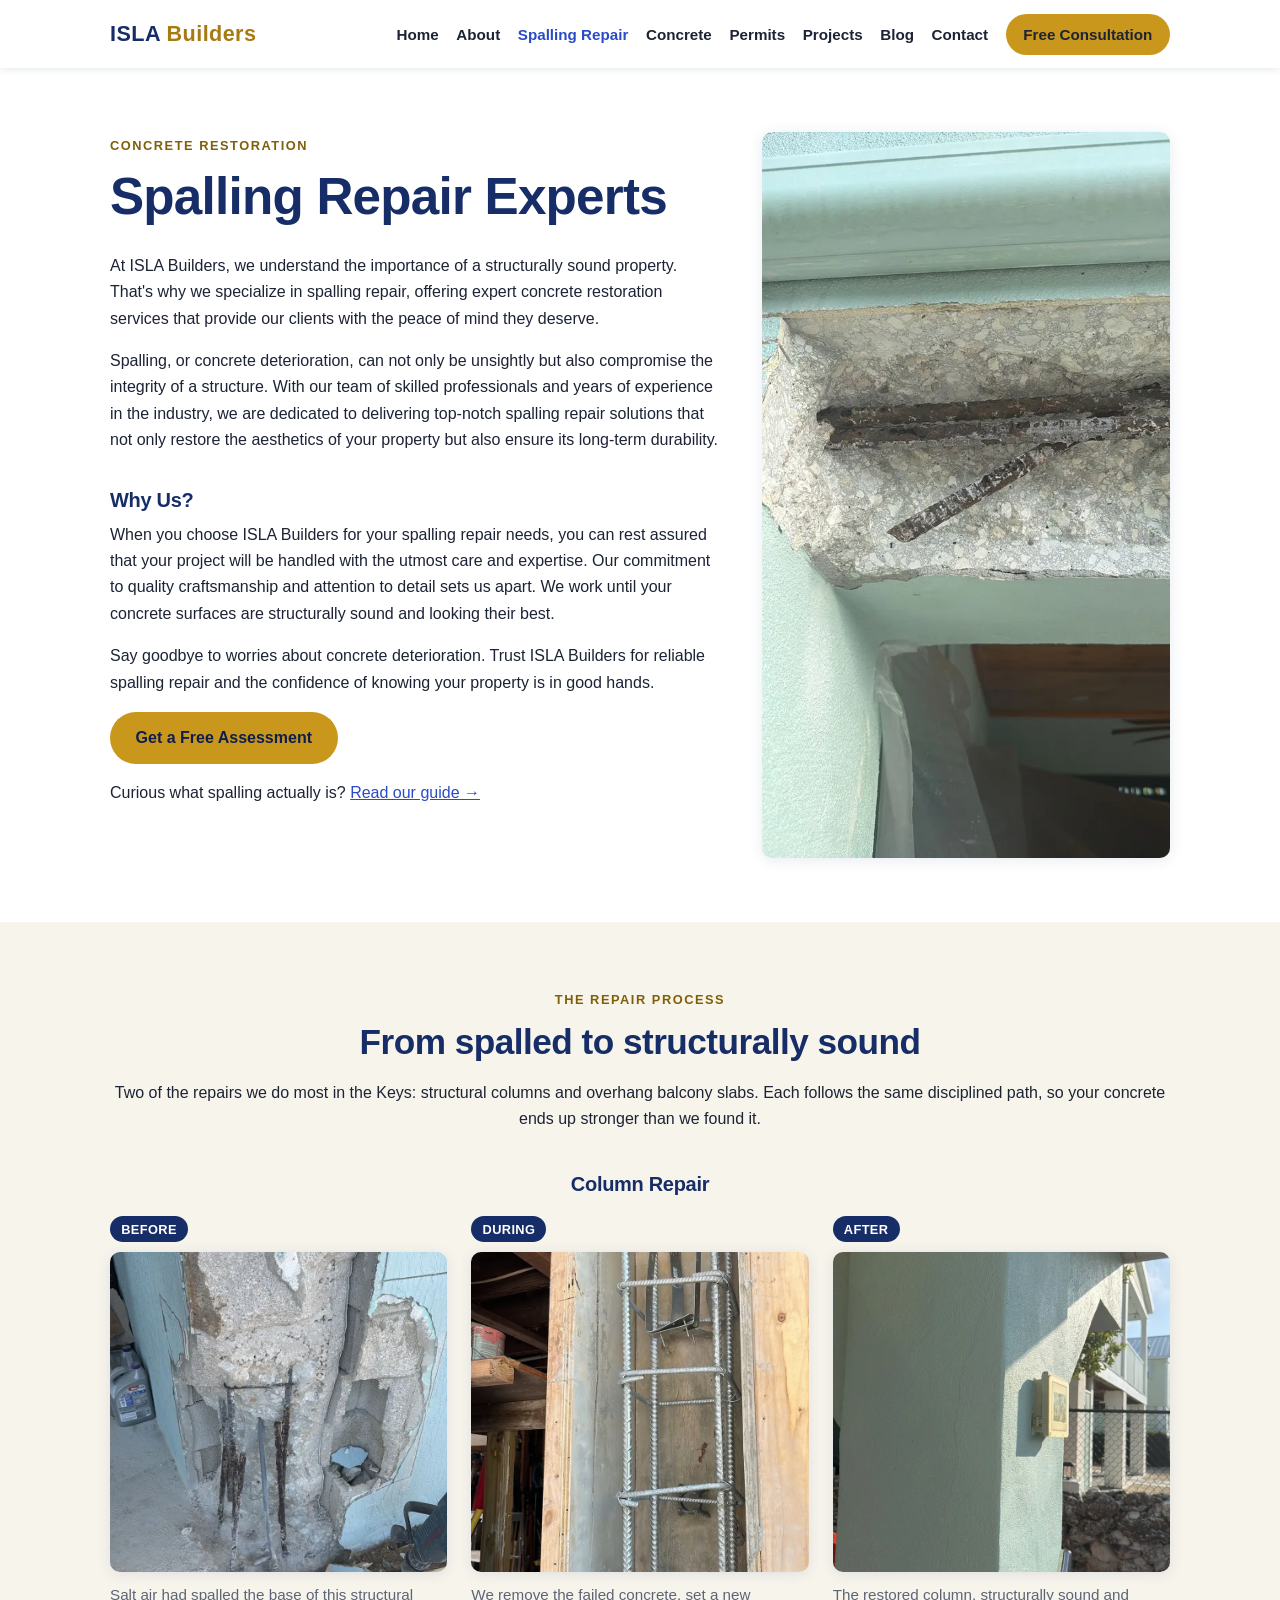
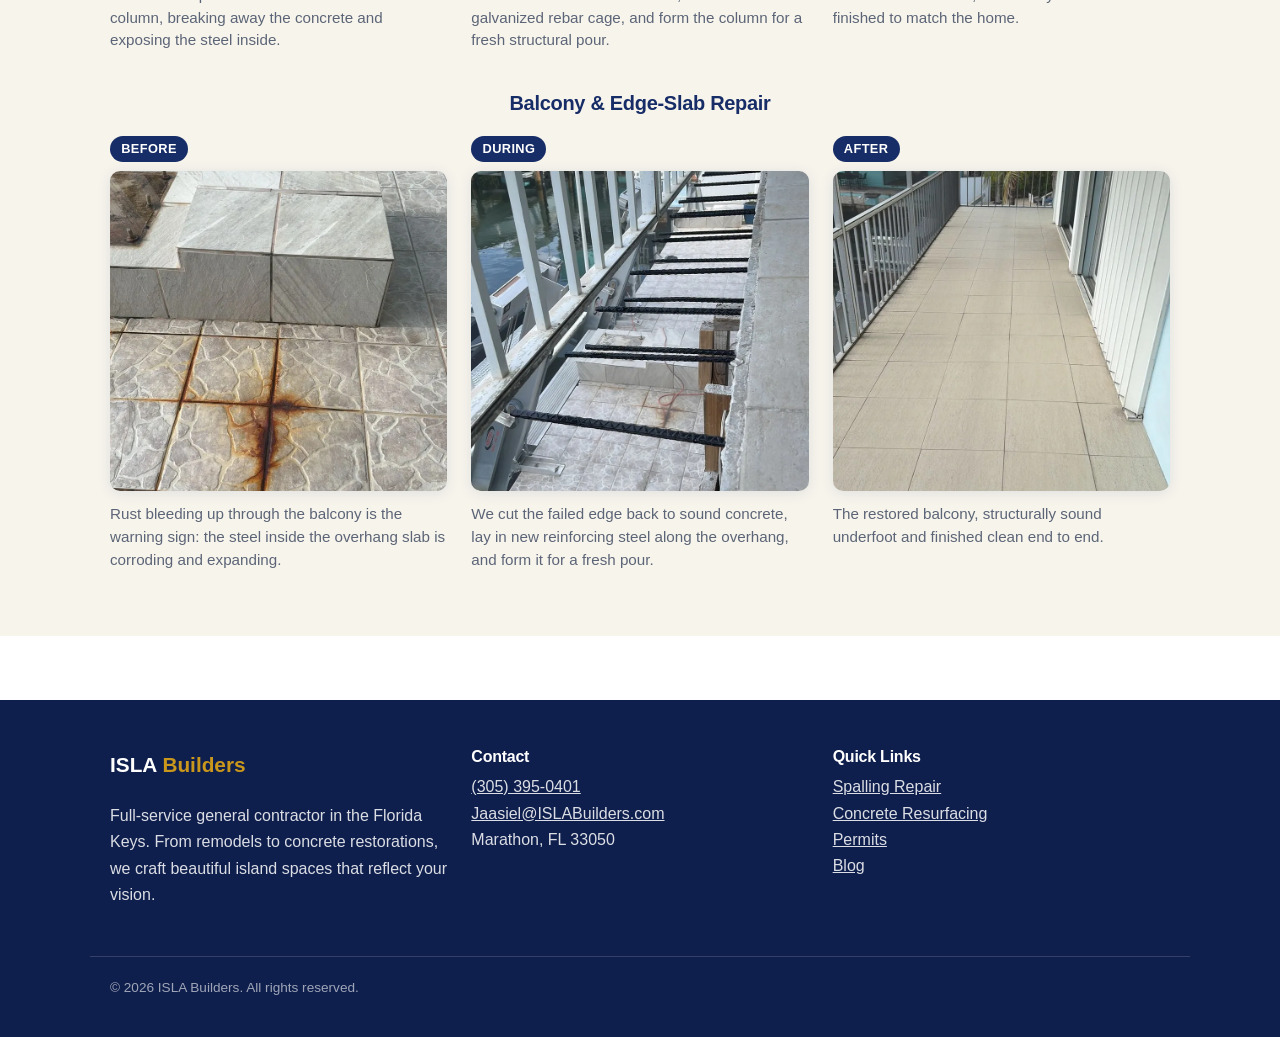
<file: spalling/index.html>
<!DOCTYPE html><html lang="en"> <head><meta charset="utf-8"><meta name="viewport" content="width=device-width, initial-scale=1"><title>Spalling Repair Experts | ISLA Builders</title><meta name="description" content="Expert concrete spalling repair in the Florida Keys. Engineering plans, permits, and restoration handled end-to-end by ISLA Builders."><link rel="icon" href="/favicon.ico"><link rel="canonical" href="https://bobtheminerbot.github.io/spalling/"><meta property="og:title" content="Spalling Repair Experts | ISLA Builders"><meta property="og:description" content="Expert concrete spalling repair in the Florida Keys. Engineering plans, permits, and restoration handled end-to-end by ISLA Builders."><meta property="og:type" content="website"><meta property="og:url" content="https://bobtheminerbot.github.io/spalling/"><meta property="og:image" content="https://bobtheminerbot.github.io/_astro/hero.DnGGNrXJ.jpg"><meta property="og:site_name" content="ISLA Builders"><meta name="twitter:card" content="summary_large_image"><script type="application/ld+json">{"@context":"https://schema.org","@type":"Service","serviceType":"Concrete Spalling Repair","description":"Expert concrete spalling repair and restoration in the Florida Keys.","provider":{"@type":"GeneralContractor","name":"ISLA Builders","telephone":"+1-305-395-0401"},"areaServed":"Florida Keys, FL","url":"https://www.islabuilders.com/spalling"}</script><script type="application/ld+json">{"@context":"https://schema.org","@type":"GeneralContractor","name":"ISLA Builders","telephone":"+1-305-395-0401","email":"Jaasiel@ISLABuilders.com","url":"https://www.islabuilders.com","address":{"@type":"PostalAddress","addressLocality":"Marathon","addressRegion":"FL","postalCode":"33050","addressCountry":"US"},"areaServed":"Florida Keys"}</script><link rel="stylesheet" href="/_astro/about.Dm2eFR_m.css">
<style>.two-col[data-astro-cid-pscdaohc]{display:grid;grid-template-columns:1.2fr .8fr;gap:2.5rem;align-items:start}.side-img[data-astro-cid-pscdaohc]{border-radius:var(--radius);box-shadow:var(--shadow);position:sticky;top:5rem}@media(max-width:900px){.two-col[data-astro-cid-pscdaohc]{grid-template-columns:1fr}.side-img[data-astro-cid-pscdaohc]{position:static}}.seq-title[data-astro-cid-pscdaohc]{text-align:center;margin:2.5rem 0 0;color:var(--navy)}.sequence[data-astro-cid-pscdaohc]{display:grid;grid-template-columns:repeat(3,1fr);gap:1.5rem;margin-top:1.25rem}.step[data-astro-cid-pscdaohc]{margin:0}.step[data-astro-cid-pscdaohc] img{width:100%;height:320px;object-fit:cover;border-radius:var(--radius);box-shadow:var(--shadow);display:block}.step-tag[data-astro-cid-pscdaohc]{display:inline-block;margin-bottom:.6rem;padding:.15rem .7rem;border-radius:999px;font-size:.8rem;font-weight:700;letter-spacing:.03em;text-transform:uppercase;color:#fff;background:var(--navy)}.step[data-astro-cid-pscdaohc] figcaption[data-astro-cid-pscdaohc]{margin-top:.75rem;color:var(--muted);font-size:.95rem;line-height:1.5}@media(max-width:700px){.sequence[data-astro-cid-pscdaohc]{grid-template-columns:1fr}.step[data-astro-cid-pscdaohc] img{height:260px}}
</style></head> <body> <header class="site-header" data-astro-cid-3ef6ksr2> <div class="container inner" data-astro-cid-3ef6ksr2> <a class="wordmark" href="/" data-astro-cid-3ef6ksr2>ISLA <span data-astro-cid-3ef6ksr2>Builders</span></a> <input type="checkbox" id="nav-toggle" aria-hidden="true" data-astro-cid-3ef6ksr2> <label for="nav-toggle" class="hamburger" aria-label="Menu" data-astro-cid-3ef6ksr2>☰</label> <nav data-astro-cid-3ef6ksr2> <a href="/" data-astro-cid-3ef6ksr2>Home</a><a href="/about" data-astro-cid-3ef6ksr2>About</a><a href="/spalling" class="active" data-astro-cid-3ef6ksr2>Spalling Repair</a><a href="/concrete-resurfacing" data-astro-cid-3ef6ksr2>Concrete</a><a href="/permits" data-astro-cid-3ef6ksr2>Permits</a><a href="/projects" data-astro-cid-3ef6ksr2>Projects</a><a href="/blog" data-astro-cid-3ef6ksr2>Blog</a><a href="/contact" data-astro-cid-3ef6ksr2>Contact</a> <a class="btn btn--primary nav-cta" href="/contact" data-astro-cid-3ef6ksr2>Free Consultation</a> </nav> </div> </header>  <main>  <section class="section" data-astro-cid-pscdaohc> <div class="container two-col" data-astro-cid-pscdaohc> <div class="prose" data-astro-cid-pscdaohc> <span class="kicker" data-astro-cid-pscdaohc>Concrete Restoration</span> <h1 data-astro-cid-pscdaohc>Spalling Repair Experts</h1> <p data-astro-cid-pscdaohc>
At ISLA Builders, we understand the importance of a structurally
          sound property. That's why we specialize in spalling repair, offering
          expert concrete restoration services that provide our clients with
          the peace of mind they deserve.
</p> <p data-astro-cid-pscdaohc>
Spalling, or concrete deterioration, can not only be unsightly but
          also compromise the integrity of a structure. With our team of
          skilled professionals and years of experience in the industry, we are
          dedicated to delivering top-notch spalling repair solutions that not
          only restore the aesthetics of your property but also ensure its
          long-term durability.
</p> <h3 data-astro-cid-pscdaohc>Why Us?</h3> <p data-astro-cid-pscdaohc>
When you choose ISLA Builders for your spalling repair needs, you can
          rest assured that your project will be handled with the utmost care
          and expertise. Our commitment to quality craftsmanship and attention
          to detail sets us apart. We work until your concrete surfaces are
          structurally sound and looking their best.
</p> <p data-astro-cid-pscdaohc>
Say goodbye to worries about concrete deterioration. Trust ISLA
          Builders for reliable spalling repair and the confidence of
          knowing your property is in good hands.
</p> <a class="btn btn--primary" href="/contact" data-astro-cid-pscdaohc>Get a Free Assessment</a> <p style="margin-top:1rem;" data-astro-cid-pscdaohc>
Curious what spalling actually is? <a href="/blog/spalling" data-astro-cid-pscdaohc>Read our guide →</a> </p> </div> <img src="/_astro/spall-rebar.DhT6NSqA_ZAncCk.webp" srcset="/_astro/spall-rebar.DhT6NSqA_JyN3s.webp 600w, /_astro/spall-rebar.DhT6NSqA_ZAncCk.webp 900w" alt="Corroded reinforcing steel exposed inside a spalled Florida Keys column" sizes="(max-width: 900px) 100vw, 45vw" data-astro-cid-pscdaohc="true" loading="lazy" decoding="async" fetchpriority="auto" width="900" height="1600" class="side-img"> </div> </section> <section class="section section--sand" data-astro-cid-pscdaohc> <div class="container" data-astro-cid-pscdaohc> <div class="section-head" data-astro-cid-pscdaohc> <span class="kicker" data-astro-cid-pscdaohc>The Repair Process</span> <h2 data-astro-cid-pscdaohc>From spalled to structurally sound</h2> <p class="lede" data-astro-cid-pscdaohc>
Two of the repairs we do most in the Keys: structural columns and
          overhang balcony slabs. Each follows the same disciplined path, so your
          concrete ends up stronger than we found it.
</p> </div> <h3 class="seq-title" data-astro-cid-pscdaohc>Column Repair</h3> <div class="sequence" data-astro-cid-pscdaohc> <figure class="step" data-astro-cid-pscdaohc> <span class="step-tag" data-astro-cid-pscdaohc>Before</span> <img src="/_astro/spall-col-before.-lLg2_L7_ZEvS9g.webp" srcset="/_astro/spall-col-before.-lLg2_L7_Z2u4nSI.webp 400w, /_astro/spall-col-before.-lLg2_L7_ZnGY2e.webp 800w" alt="Structural column with the base spalled away and the reinforcing steel exposed" sizes="(max-width: 700px) 100vw, 33vw" data-astro-cid-pscdaohc="true" loading="lazy" decoding="async" fetchpriority="auto" width="900" height="1600"> <figcaption data-astro-cid-pscdaohc>Salt air had spalled the base of this structural column, breaking away the concrete and exposing the steel inside.</figcaption> </figure> <figure class="step" data-astro-cid-pscdaohc> <span class="step-tag" data-astro-cid-pscdaohc>During</span> <img src="/_astro/spall-during-cage.zeJrqKbp_Zm1EwW.webp" srcset="/_astro/spall-during-cage.zeJrqKbp_Z18bTG3.webp 400w, /_astro/spall-during-cage.zeJrqKbp_ZXhKff.webp 800w" alt="New galvanized rebar cage formed around a column, ready for a fresh structural pour" sizes="(max-width: 700px) 100vw, 33vw" data-astro-cid-pscdaohc="true" loading="lazy" decoding="async" fetchpriority="auto" width="900" height="1600"> <figcaption data-astro-cid-pscdaohc>We remove the failed concrete, set a new galvanized rebar cage, and form the column for a fresh structural pour.</figcaption> </figure> <figure class="step" data-astro-cid-pscdaohc> <span class="step-tag" data-astro-cid-pscdaohc>After</span> <img src="/_astro/spall-col-after.Cj0lVlQn_Z1ERPMo.webp" srcset="/_astro/spall-col-after.Cj0lVlQn_IE8X1.webp 400w, /_astro/spall-col-after.Cj0lVlQn_qJLKQ.webp 800w" alt="Restored structural column, finished and painted to match the home" sizes="(max-width: 700px) 100vw, 33vw" data-astro-cid-pscdaohc="true" loading="lazy" decoding="async" fetchpriority="auto" width="900" height="1600"> <figcaption data-astro-cid-pscdaohc>The restored column, structurally sound and finished to match the home.</figcaption> </figure> </div> <h3 class="seq-title" data-astro-cid-pscdaohc>Balcony &amp; Edge-Slab Repair</h3> <div class="sequence" data-astro-cid-pscdaohc> <figure class="step" data-astro-cid-pscdaohc> <span class="step-tag" data-astro-cid-pscdaohc>Before</span> <img src="/_astro/slab-before.CBc6f4BM_Z2n1FPY.webp" srcset="/_astro/slab-before.CBc6f4BM_Z1wV4nk.webp 400w, /_astro/slab-before.CBc6f4BM_29r7BV.webp 800w" alt="Rust staining and cracking on a balcony slab from corroded steel below the surface" sizes="(max-width: 700px) 100vw, 33vw" data-astro-cid-pscdaohc="true" loading="lazy" decoding="async" fetchpriority="auto" width="900" height="1600"> <figcaption data-astro-cid-pscdaohc>Rust bleeding up through the balcony is the warning sign: the steel inside the overhang slab is corroding and expanding.</figcaption> </figure> <figure class="step" data-astro-cid-pscdaohc> <span class="step-tag" data-astro-cid-pscdaohc>During</span> <img src="/_astro/slab-during.CXgiG_6z_QYavz.webp" srcset="/_astro/slab-during.CXgiG_6z_1H4LYe.webp 400w, /_astro/slab-during.CXgiG_6z_jfPay.webp 800w" alt="Overhang balcony slab edge cut back with new reinforcing steel laid in and formed" sizes="(max-width: 700px) 100vw, 33vw" data-astro-cid-pscdaohc="true" loading="lazy" decoding="async" fetchpriority="auto" width="900" height="1600"> <figcaption data-astro-cid-pscdaohc>We cut the failed edge back to sound concrete, lay in new reinforcing steel along the overhang, and form it for a fresh pour.</figcaption> </figure> <figure class="step" data-astro-cid-pscdaohc> <span class="step-tag" data-astro-cid-pscdaohc>After</span> <img src="/_astro/slab-after.8SNnRL21_Z1e9hv8.webp" srcset="/_astro/slab-after.8SNnRL21_1fCJrv.webp 400w, /_astro/slab-after.8SNnRL21_Z1reAw9.webp 800w" alt="Restored balcony walkway, resurfaced and finished after edge-slab repair" sizes="(max-width: 700px) 100vw, 33vw" data-astro-cid-pscdaohc="true" loading="lazy" decoding="async" fetchpriority="auto" width="900" height="1600"> <figcaption data-astro-cid-pscdaohc>The restored balcony, structurally sound underfoot and finished clean end to end.</figcaption> </figure> </div> </div> </section>  </main> <footer class="site-footer" data-astro-cid-sz7xmlte> <div class="container grid grid--3" data-astro-cid-sz7xmlte> <div data-astro-cid-sz7xmlte> <p class="wordmark" data-astro-cid-sz7xmlte>ISLA <span data-astro-cid-sz7xmlte>Builders</span></p> <p data-astro-cid-sz7xmlte>
Full-service general contractor in the Florida Keys. From remodels to
        concrete restorations, we craft beautiful island spaces that reflect
        your vision.
</p> </div> <div data-astro-cid-sz7xmlte> <h3 data-astro-cid-sz7xmlte>Contact</h3> <p data-astro-cid-sz7xmlte> <a href="tel:+13053950401" data-astro-cid-sz7xmlte>(305) 395-0401</a><br data-astro-cid-sz7xmlte> <a href="mailto:Jaasiel@ISLABuilders.com" data-astro-cid-sz7xmlte>Jaasiel@ISLABuilders.com</a><br data-astro-cid-sz7xmlte>
Marathon, FL 33050
</p> </div> <div data-astro-cid-sz7xmlte> <h3 data-astro-cid-sz7xmlte>Quick Links</h3> <p data-astro-cid-sz7xmlte> <a href="/spalling" data-astro-cid-sz7xmlte>Spalling Repair</a><br data-astro-cid-sz7xmlte> <a href="/concrete-resurfacing" data-astro-cid-sz7xmlte>Concrete Resurfacing</a><br data-astro-cid-sz7xmlte> <a href="/permits" data-astro-cid-sz7xmlte>Permits</a><br data-astro-cid-sz7xmlte> <a href="/blog" data-astro-cid-sz7xmlte>Blog</a> </p> </div> </div> <div class="container legal" data-astro-cid-sz7xmlte> <p data-astro-cid-sz7xmlte>© 2026 ISLA Builders. All rights reserved.</p> </div> </footer>  </body></html>
</file>
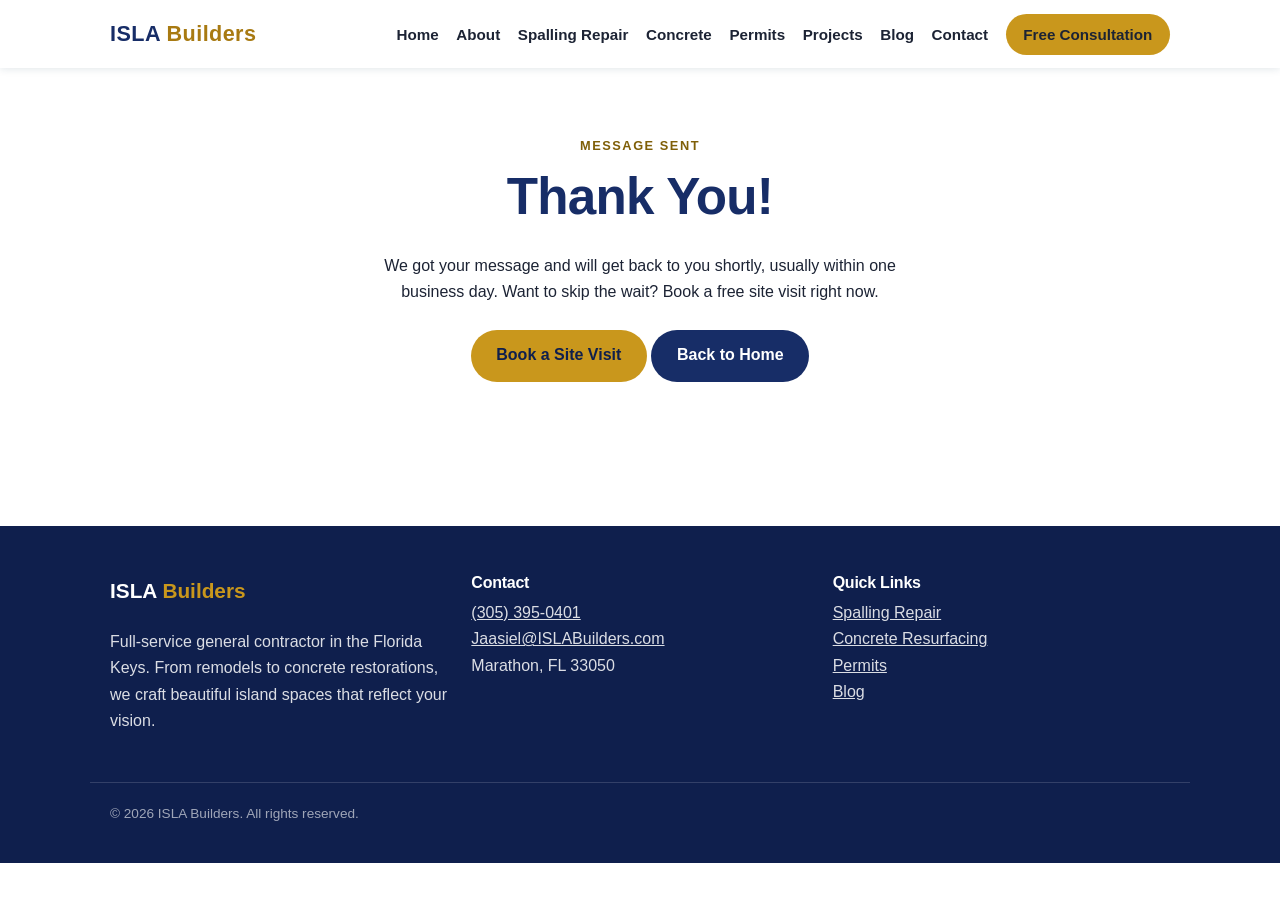
<file: thanks/index.html>
<!DOCTYPE html><html lang="en"> <head><meta charset="utf-8"><meta name="viewport" content="width=device-width, initial-scale=1"><title>Message Sent | ISLA Builders</title><meta name="description" content="Thanks for reaching out to ISLA Builders. We'll be in touch shortly."><link rel="icon" href="/favicon.ico"><link rel="canonical" href="https://bobtheminerbot.github.io/thanks/"><meta property="og:title" content="Message Sent | ISLA Builders"><meta property="og:description" content="Thanks for reaching out to ISLA Builders. We'll be in touch shortly."><meta property="og:type" content="website"><meta property="og:url" content="https://bobtheminerbot.github.io/thanks/"><meta property="og:image" content="https://bobtheminerbot.github.io/_astro/hero.DnGGNrXJ.jpg"><meta property="og:site_name" content="ISLA Builders"><meta name="twitter:card" content="summary_large_image"><script type="application/ld+json">{"@context":"https://schema.org","@type":"GeneralContractor","name":"ISLA Builders","telephone":"+1-305-395-0401","email":"Jaasiel@ISLABuilders.com","url":"https://www.islabuilders.com","address":{"@type":"PostalAddress","addressLocality":"Marathon","addressRegion":"FL","postalCode":"33050","addressCountry":"US"},"areaServed":"Florida Keys"}</script><link rel="stylesheet" href="/_astro/about.Dm2eFR_m.css"></head> <body> <header class="site-header" data-astro-cid-3ef6ksr2> <div class="container inner" data-astro-cid-3ef6ksr2> <a class="wordmark" href="/" data-astro-cid-3ef6ksr2>ISLA <span data-astro-cid-3ef6ksr2>Builders</span></a> <input type="checkbox" id="nav-toggle" aria-hidden="true" data-astro-cid-3ef6ksr2> <label for="nav-toggle" class="hamburger" aria-label="Menu" data-astro-cid-3ef6ksr2>☰</label> <nav data-astro-cid-3ef6ksr2> <a href="/" data-astro-cid-3ef6ksr2>Home</a><a href="/about" data-astro-cid-3ef6ksr2>About</a><a href="/spalling" data-astro-cid-3ef6ksr2>Spalling Repair</a><a href="/concrete-resurfacing" data-astro-cid-3ef6ksr2>Concrete</a><a href="/permits" data-astro-cid-3ef6ksr2>Permits</a><a href="/projects" data-astro-cid-3ef6ksr2>Projects</a><a href="/blog" data-astro-cid-3ef6ksr2>Blog</a><a href="/contact" data-astro-cid-3ef6ksr2>Contact</a> <a class="btn btn--primary nav-cta" href="/contact" data-astro-cid-3ef6ksr2>Free Consultation</a> </nav> </div> </header>  <main>  <section class="section"> <div class="container center"> <span class="kicker">Message Sent</span> <h1>Thank You!</h1> <p class="lede" style="max-width:34rem;margin-inline:auto;">
We got your message and will get back to you shortly, usually within
        one business day. Want to skip the wait? Book a free site visit right
        now.
</p> <p style="margin-top:1.5rem;"> <a class="btn btn--primary" href="/contact">Book a Site Visit</a> <a class="btn btn--navy" href="/">Back to Home</a> </p> </div> </section>  </main> <footer class="site-footer" data-astro-cid-sz7xmlte> <div class="container grid grid--3" data-astro-cid-sz7xmlte> <div data-astro-cid-sz7xmlte> <p class="wordmark" data-astro-cid-sz7xmlte>ISLA <span data-astro-cid-sz7xmlte>Builders</span></p> <p data-astro-cid-sz7xmlte>
Full-service general contractor in the Florida Keys. From remodels to
        concrete restorations, we craft beautiful island spaces that reflect
        your vision.
</p> </div> <div data-astro-cid-sz7xmlte> <h3 data-astro-cid-sz7xmlte>Contact</h3> <p data-astro-cid-sz7xmlte> <a href="tel:+13053950401" data-astro-cid-sz7xmlte>(305) 395-0401</a><br data-astro-cid-sz7xmlte> <a href="mailto:Jaasiel@ISLABuilders.com" data-astro-cid-sz7xmlte>Jaasiel@ISLABuilders.com</a><br data-astro-cid-sz7xmlte>
Marathon, FL 33050
</p> </div> <div data-astro-cid-sz7xmlte> <h3 data-astro-cid-sz7xmlte>Quick Links</h3> <p data-astro-cid-sz7xmlte> <a href="/spalling" data-astro-cid-sz7xmlte>Spalling Repair</a><br data-astro-cid-sz7xmlte> <a href="/concrete-resurfacing" data-astro-cid-sz7xmlte>Concrete Resurfacing</a><br data-astro-cid-sz7xmlte> <a href="/permits" data-astro-cid-sz7xmlte>Permits</a><br data-astro-cid-sz7xmlte> <a href="/blog" data-astro-cid-sz7xmlte>Blog</a> </p> </div> </div> <div class="container legal" data-astro-cid-sz7xmlte> <p data-astro-cid-sz7xmlte>© 2026 ISLA Builders. All rights reserved.</p> </div> </footer>  </body></html>
</file>
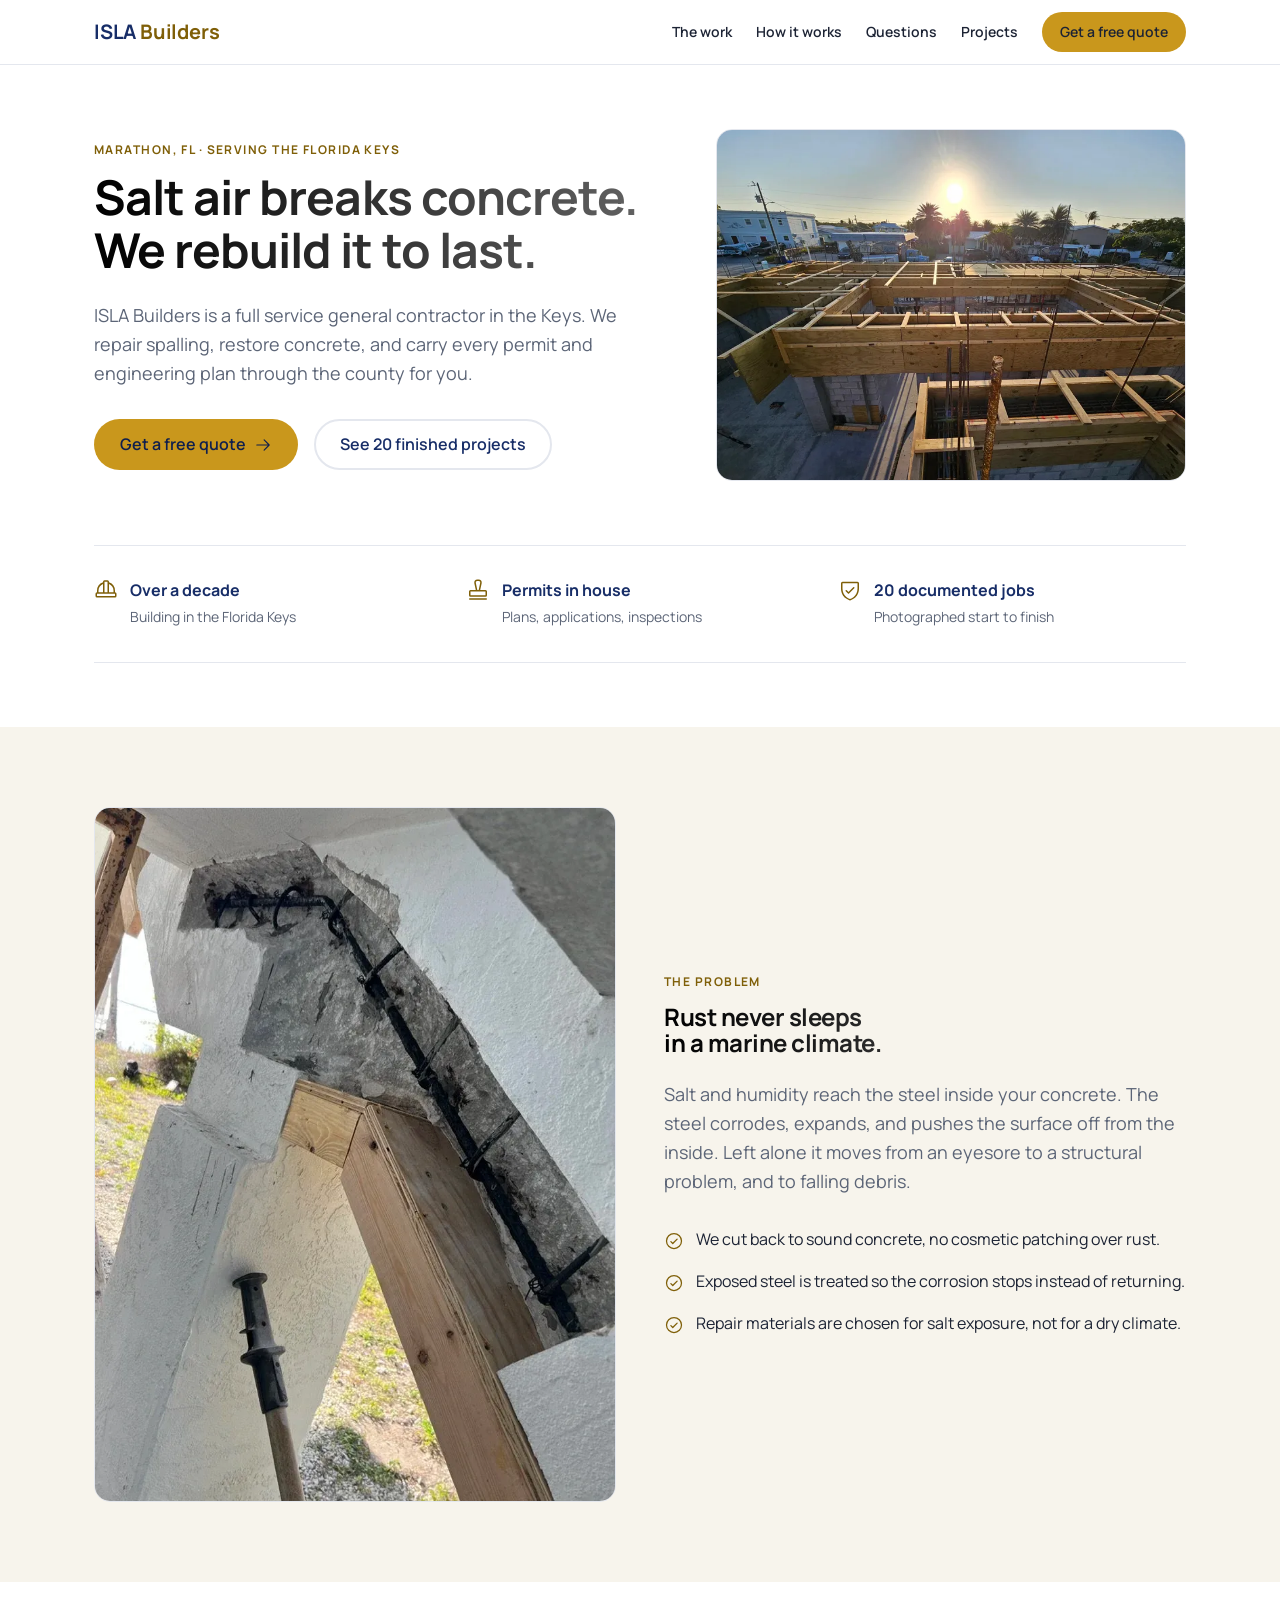
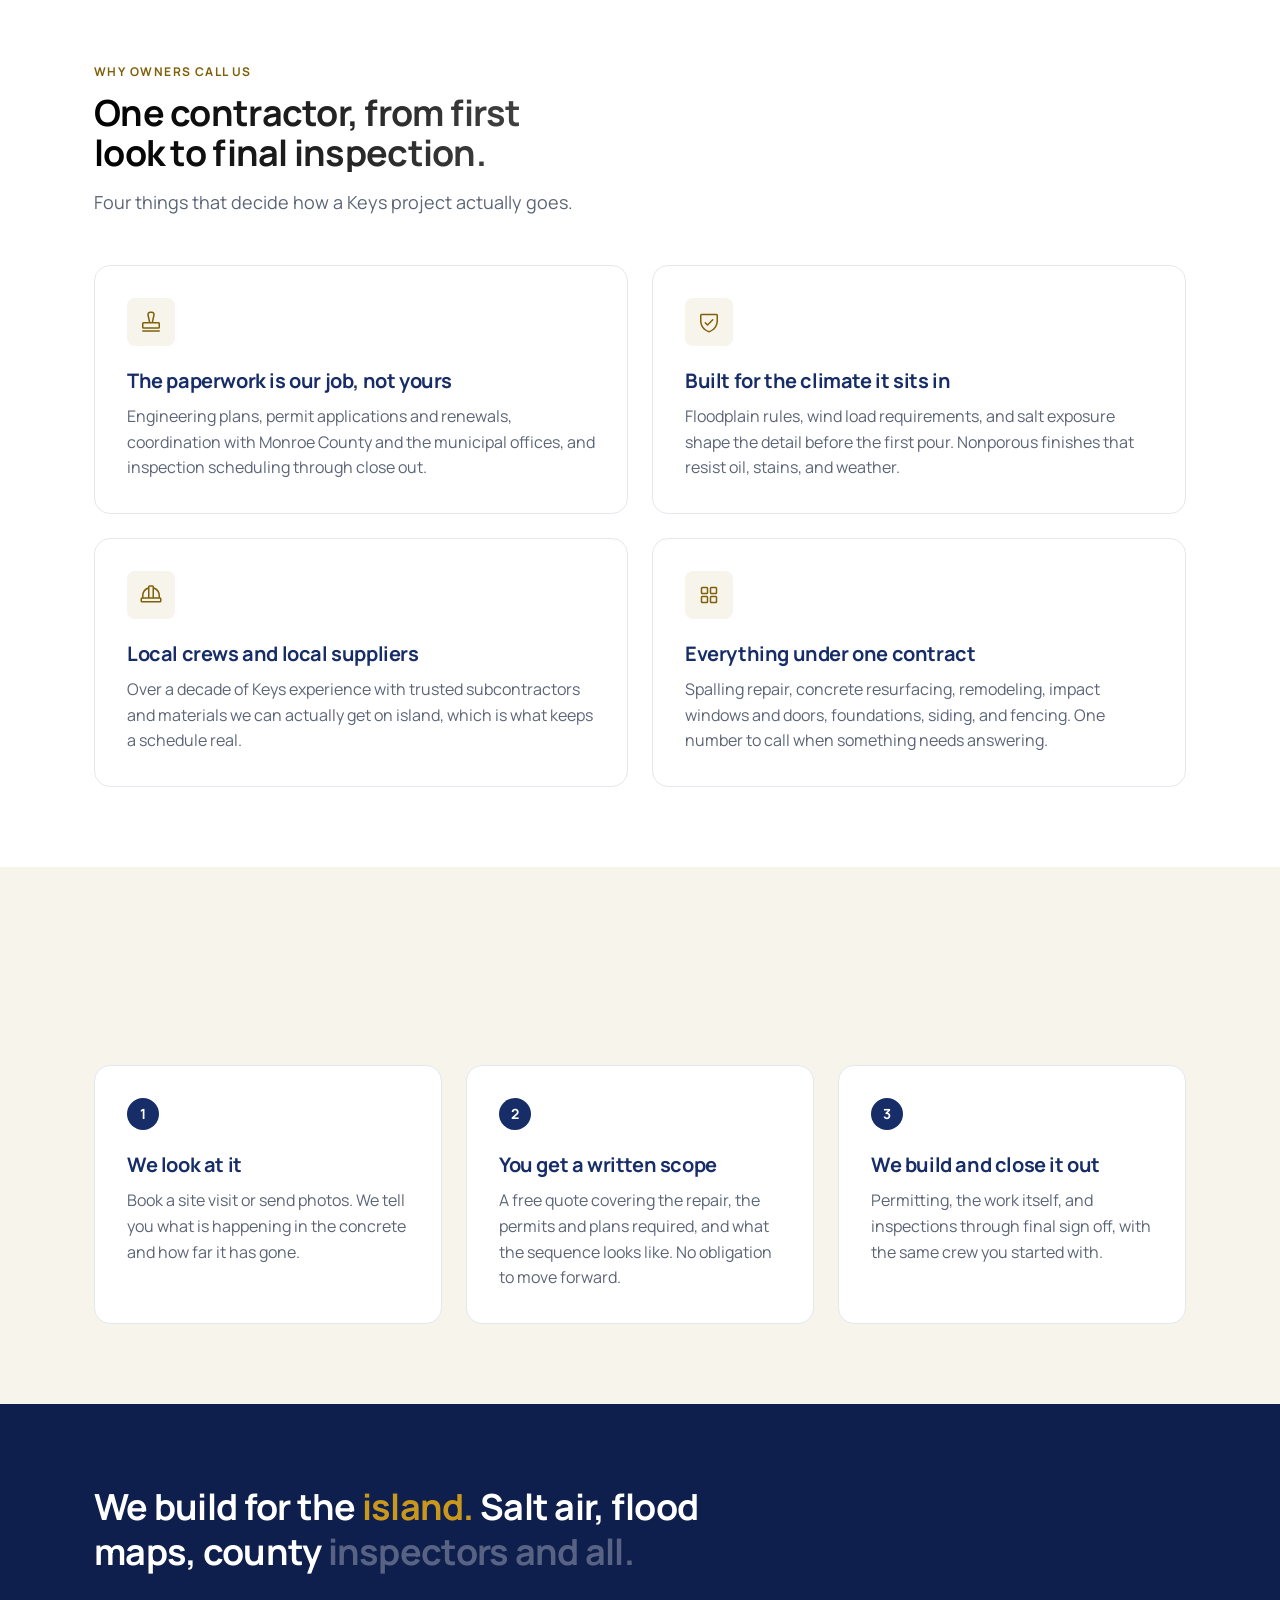
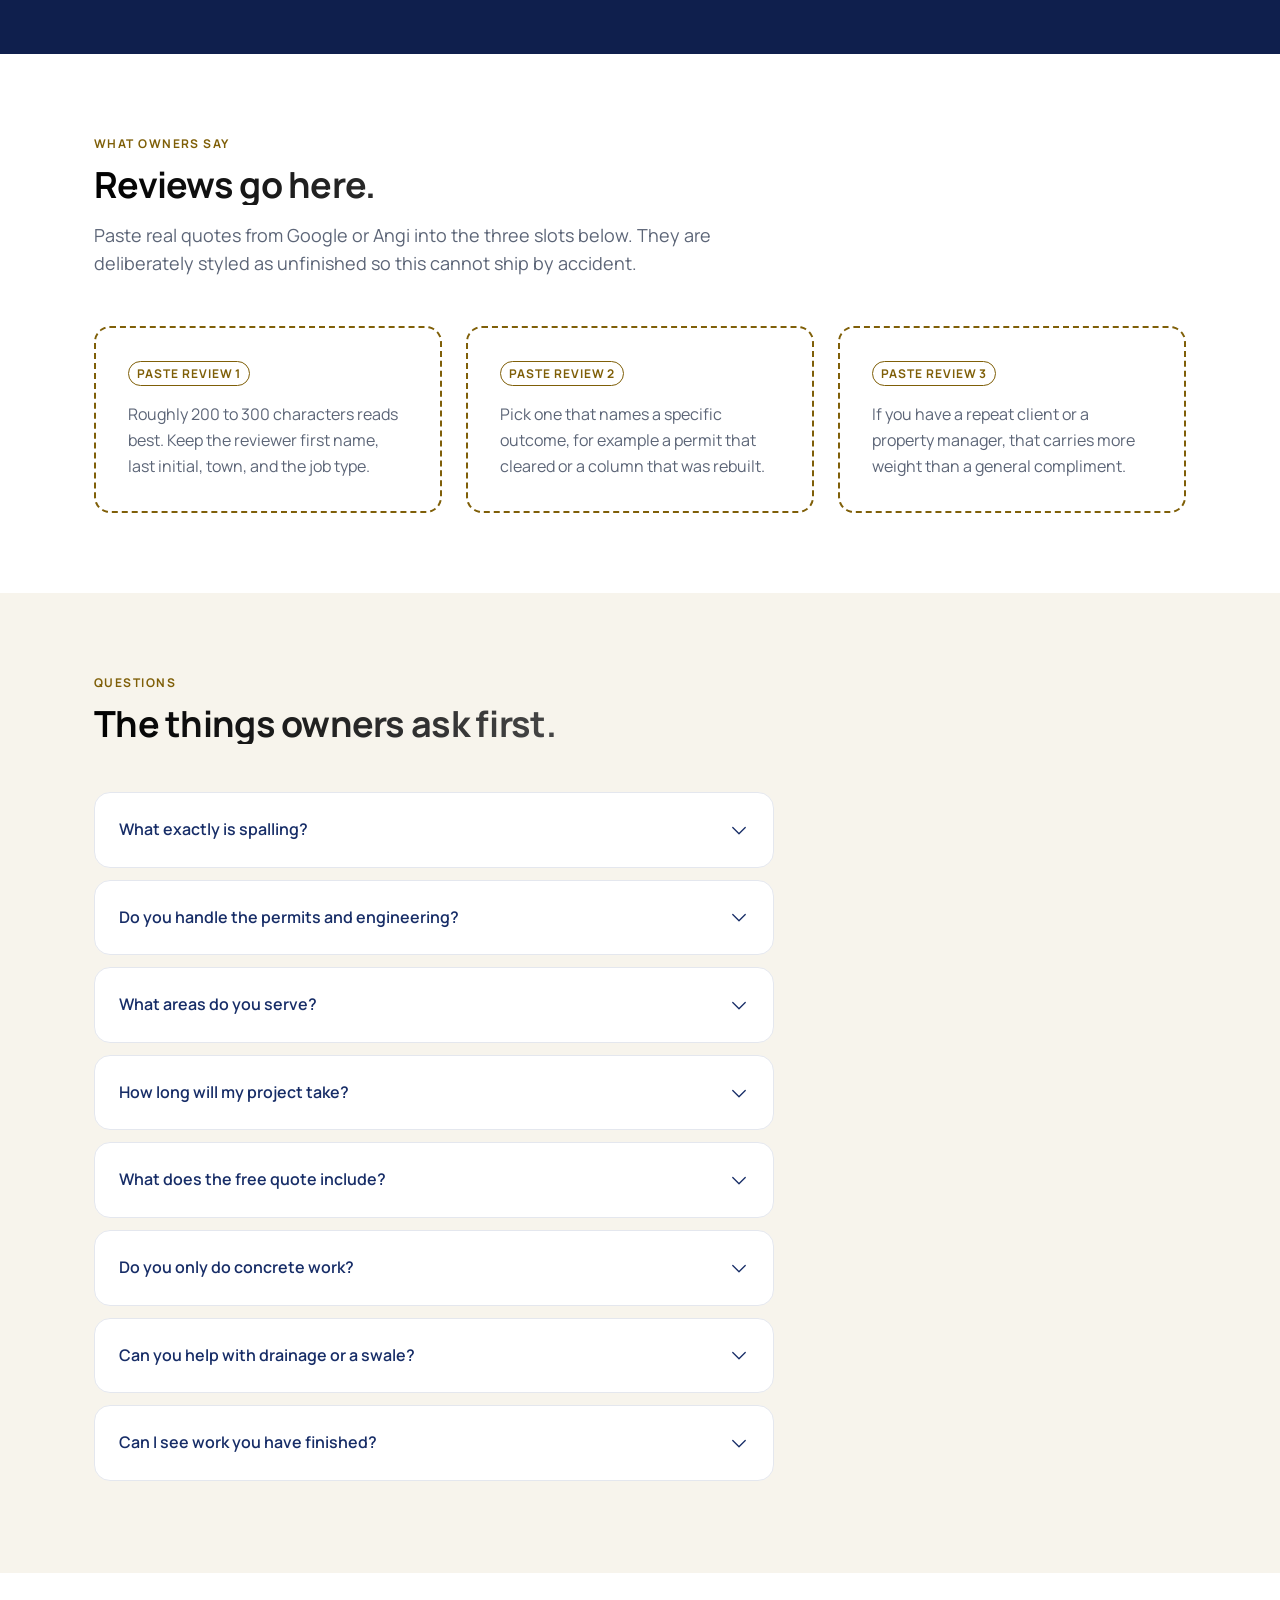
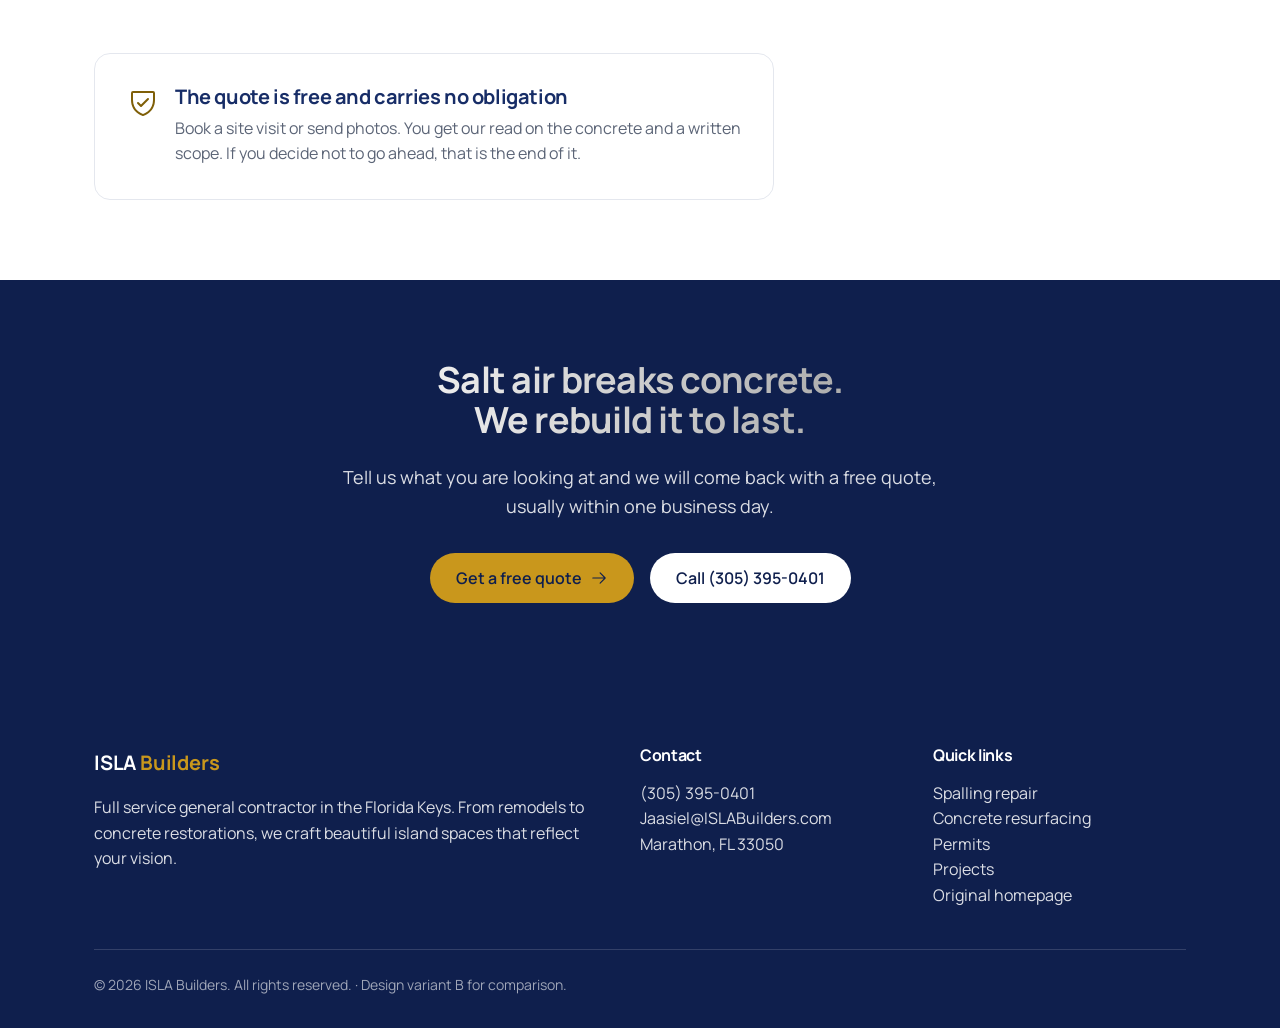
<file: v2/index.html>
<!doctype html>
<html lang="en">
<head>
<meta charset="utf-8">
<meta name="viewport" content="width=device-width, initial-scale=1">
<title>ISLA Builders | Concrete Restoration and General Contracting in the Florida Keys</title>
<meta name="description" content="Salt air breaks concrete. ISLA Builders rebuilds it to last, handling spalling repair, concrete restoration, and every permit and engineering plan the Florida Keys require.">
<meta name="robots" content="noindex">
<link rel="icon" href="/favicon.ico">
<link rel="canonical" href="https://bobtheminerbot.github.io/v2/">
<meta property="og:title" content="ISLA Builders | Concrete Restoration in the Florida Keys">
<meta property="og:description" content="Spalling repair, concrete restoration, and permits handled end to end by a general contractor based in Marathon, FL.">
<meta property="og:type" content="website">
<meta property="og:url" content="https://bobtheminerbot.github.io/v2/">
<meta property="og:image" content="https://bobtheminerbot.github.io/_astro/hero.DnGGNrXJ_GsX17.webp">
<meta property="og:site_name" content="ISLA Builders">
<meta name="twitter:card" content="summary_large_image">
<link rel="preconnect" href="https://fonts.googleapis.com">
<link rel="preconnect" href="https://fonts.gstatic.com" crossorigin>
<link href="https://fonts.googleapis.com/css2?family=Manrope:wght@400;500;600;700&display=swap" rel="stylesheet">
<script type="application/ld+json">{"@context":"https://schema.org","@type":"GeneralContractor","name":"ISLA Builders","telephone":"+1-305-395-0401","email":"Jaasiel@ISLABuilders.com","url":"https://www.islabuilders.com","address":{"@type":"PostalAddress","addressLocality":"Marathon","addressRegion":"FL","postalCode":"33050","addressCountry":"US"},"areaServed":"Florida Keys"}</script>
<style>
/* ============================================================
   ISLA Builders landing page, variant B
   Built to the landing-page-design skill:
   Manrope only, no italics, weights capped at 700.
   Spacing uses the token scale only. Type snaps to the Tailwind scale.
   Flat backgrounds. Gradient appears on heading text only.
   ============================================================ */

:root{
  /* spacing tokens, the only spacing values used */
  --s-0:0; --s-25:2px; --s-50:4px; --s-75:8px; --s-100:12px; --s-200:16px;
  --s-300:24px; --s-400:32px; --s-500:40px; --s-600:48px; --s-700:64px;
  --s-800:80px; --s-900:96px;

  /* ISLA brand, carried over from the live site so the test is layout and copy, not a rebrand */
  --navy:#172d67; --navy-dark:#0f1f4d; --royal:#2a4bc7;
  --gold:#c9971c; --gold-dark:#7f5f08;
  --ink:#1c2334; --muted:#5c6577; --line:#e4e7ee;
  --sand:#f7f4ec; --white:#fff;

  --r-card:16px; --r-inner:8px; /* nested radius: 16 - gap(8) = 8 */
  --r-pill:999px;
  --ease:cubic-bezier(0.32,0.72,0,1);
  --font:"Manrope",-apple-system,BlinkMacSystemFont,"Segoe UI",Roboto,Helvetica,Arial,sans-serif;
}

*{box-sizing:border-box}
html{-webkit-text-size-adjust:100%}
body{
  margin:0; font-family:var(--font); font-weight:400; font-size:16px; line-height:1.6;
  color:var(--ink); background:var(--white); text-wrap:pretty;
}
img{display:block; max-width:100%; height:auto}
a{color:var(--royal)}
h1,h2,h3,h4{margin:0; font-weight:700; line-height:1.1; letter-spacing:-0.02em; text-wrap:balance}
p{margin:0}
:focus-visible{outline:3px solid var(--royal); outline-offset:3px; border-radius:var(--r-inner)}

.wrap{width:100%; max-width:1140px; margin:0 auto; padding-left:var(--s-300); padding-right:var(--s-300)}
.section{padding-top:var(--s-800); padding-bottom:var(--s-800)}
.section--sand{background:var(--sand)}
.section--navy{background:var(--navy-dark)}
.measure{max-width:680px}          /* skill: heading and subheadline cap at 680px */
.center{text-align:center; margin-left:auto; margin-right:auto}
.eyebrow{
  font-size:12px; font-weight:700; letter-spacing:0.12em; text-transform:uppercase;
  color:var(--gold-dark); margin-bottom:var(--s-100);
}
.lead{font-size:18px; color:var(--muted)}

/* ---------- heading gradient, the one permitted gradient ---------- */
.grad{
  background-image:linear-gradient(90deg,#000 0%,#666 100%);
  -webkit-background-clip:text; background-clip:text; color:transparent;
}
.section--navy .grad{background-image:linear-gradient(90deg,#fff 0%,#9b9b9b 100%)}

/* ---------- buttons ---------- */
.btn{
  display:inline-flex; align-items:center; gap:var(--s-75);
  font-family:inherit; font-size:16px; font-weight:600; line-height:1.4;
  padding:var(--s-100) var(--s-300); border-radius:var(--r-pill);
  border:2px solid transparent; text-decoration:none; cursor:pointer;
  transition:background-color 700ms var(--ease),color 700ms var(--ease),
             border-color 700ms var(--ease),transform 700ms var(--ease);
}
.btn svg{width:18px; height:18px; flex:none}
.btn--primary{background:var(--gold); color:var(--navy-dark)}
.btn--primary:hover{background:var(--gold-dark); color:var(--white); transform:translateY(-2px)}
.btn--primary:active{transform:scale(0.98)}
.btn--ghost{background:transparent; color:var(--navy); border-color:var(--line)}
.btn--ghost:hover{border-color:var(--navy); transform:translateY(-2px)}
.btn--ghost:active{transform:scale(0.98)}
.btn--light{background:var(--white); color:var(--navy-dark)}
.btn--light:hover{background:var(--sand); transform:translateY(-2px)}
.btn--light:active{transform:scale(0.98)}
.btn--sm{font-size:14px; padding:var(--s-75) var(--s-200)}

/* ---------- header ---------- */
.hdr{position:sticky; top:0; z-index:50; background:var(--white); border-bottom:1px solid var(--line)}
.hdr .wrap{display:flex; align-items:center; justify-content:space-between; gap:var(--s-200);
  padding-top:var(--s-100); padding-bottom:var(--s-100)}
.mark{font-size:20px; font-weight:700; color:var(--navy); text-decoration:none; letter-spacing:-0.01em}
.mark span{color:var(--gold-dark)}
.nav{display:flex; align-items:center; gap:var(--s-300)}
.nav a{font-size:14px; font-weight:600; color:var(--ink); text-decoration:none;
  transition:color 700ms var(--ease)}
.nav a:hover{color:var(--royal)}
#navtoggle,.burger{display:none}

/* ---------- hero: flat background, photo as its own element ---------- */
.hero{padding-top:var(--s-700); padding-bottom:var(--s-700)}
.hero-grid{display:grid; grid-template-columns:1.1fr 0.9fr; gap:var(--s-600); align-items:center}
/* 48px, not 60px: at this column width 60px forced "concrete." and "last." onto
   orphan lines, which breaks the skill's meaningful line break rule. */
.hero h1{font-size:48px}
.hero .lead{margin-top:var(--s-300)}
.hero-cta{display:flex; flex-wrap:wrap; gap:var(--s-200); margin-top:var(--s-400)}
.hero-media{border-radius:var(--r-card); overflow:hidden; border:1px solid var(--line)}
.hero-media img{width:100%; aspect-ratio:4/3; object-fit:cover}

/* ---------- proof bar ---------- */
.proof{display:grid; grid-template-columns:repeat(3,1fr); gap:var(--s-300);
  border-top:1px solid var(--line); border-bottom:1px solid var(--line);
  padding-top:var(--s-400); padding-bottom:var(--s-400); margin-top:var(--s-700)}
.proof > div{display:flex; align-items:flex-start; gap:var(--s-100)}
.proof svg{width:24px; height:24px; color:var(--gold-dark); flex:none}
.proof b{display:block; font-size:16px; font-weight:700; color:var(--navy)}
.proof span{font-size:14px; color:var(--muted)}

/* ---------- generic grids and cards ---------- */
.head{max-width:680px; margin-bottom:var(--s-600)}
.head h2{font-size:36px}
.head .lead{margin-top:var(--s-200)}
.grid-3{display:grid; grid-template-columns:repeat(3,1fr); gap:var(--s-300)}
.grid-2{display:grid; grid-template-columns:repeat(2,1fr); gap:var(--s-300)}
.card{
  background:var(--white); border:1px solid var(--line); border-radius:var(--r-card);
  padding:var(--s-400); transition:transform 700ms var(--ease),border-color 700ms var(--ease);
}
.card:hover{transform:translateY(-4px); border-color:var(--navy)}
.card h3{font-size:20px; color:var(--navy); margin-bottom:var(--s-100)}
.card p{font-size:16px; color:var(--muted)}
.icon{
  width:48px; height:48px; border-radius:var(--r-inner); background:var(--sand);
  display:flex; align-items:center; justify-content:center; margin-bottom:var(--s-300);
}
.icon svg{width:24px; height:24px; color:var(--gold-dark)}

/* ---------- problem to solution ---------- */
.ps{display:grid; grid-template-columns:1fr 1fr; gap:var(--s-600); align-items:center}
.ps-media{border-radius:var(--r-card); overflow:hidden; border:1px solid var(--line)}
.ps-media img{width:100%; aspect-ratio:3/4; object-fit:cover}
.ps-list{list-style:none; margin:var(--s-400) 0 0; padding:0; display:grid; gap:var(--s-200)}
.ps-list li{display:flex; gap:var(--s-100); font-size:16px}
.ps-list svg{width:20px; height:20px; color:var(--gold-dark); flex:none; margin-top:var(--s-50)}

/* ---------- steps ---------- */
.step-n{
  width:32px; height:32px; border-radius:var(--r-pill); background:var(--navy); color:var(--white);
  font-size:14px; font-weight:700; display:flex; align-items:center; justify-content:center;
  margin-bottom:var(--s-300);
}

/* ---------- tagline reveal ---------- */
.tagline{font-size:36px; font-weight:700; line-height:1.25; letter-spacing:-0.02em; max-width:680px}
.tagline .w{opacity:0.3; color:var(--white); transition:opacity 700ms var(--ease)}
.tagline .w.on{opacity:1}
.tagline .w.gold.on{color:var(--gold)}

/* ---------- social proof placeholders ---------- */
.slot{
  border:2px dashed var(--gold-dark); border-radius:var(--r-card); padding:var(--s-400);
  background:var(--white);
}
.slot-tag{
  display:inline-block; font-size:12px; font-weight:700; letter-spacing:0.08em; text-transform:uppercase;
  color:var(--gold-dark); border:1px solid var(--gold-dark); border-radius:var(--r-pill);
  padding:var(--s-25) var(--s-75); margin-bottom:var(--s-200);
}
.slot p{font-size:16px; color:var(--muted)}

/* ---------- FAQ ---------- */
.faq{max-width:680px}
.faq details{border:1px solid var(--line); border-radius:var(--r-card); background:var(--white); margin-bottom:var(--s-100)}
.faq summary{
  display:flex; align-items:center; justify-content:space-between; gap:var(--s-200);
  padding:var(--s-300); font-size:16px; font-weight:600; color:var(--navy); cursor:pointer;
  list-style:none; transition:color 700ms var(--ease);
}
.faq summary::-webkit-details-marker{display:none}
.faq summary:hover{color:var(--royal)}
.faq summary svg{width:20px; height:20px; flex:none; transition:transform 700ms var(--ease)}
.faq details[open] summary svg{transform:rotate(180deg)}
.faq .ans{padding:0 var(--s-300) var(--s-300); font-size:16px; color:var(--muted)}

/* ---------- risk reversal ---------- */
.risk{display:flex; align-items:flex-start; gap:var(--s-200); border:1px solid var(--line);
  border-radius:var(--r-card); padding:var(--s-400); background:var(--white); max-width:680px}
.risk svg{width:32px; height:32px; color:var(--gold-dark); flex:none}

/* ---------- footer ---------- */
.ftr{background:var(--navy-dark); color:rgba(255,255,255,0.85); padding-top:var(--s-700); padding-bottom:var(--s-400)}
.ftr h3{font-size:16px; color:var(--white); margin-bottom:var(--s-200)}
.ftr a{color:rgba(255,255,255,0.85); text-decoration:none; transition:color 700ms var(--ease)}
.ftr a:hover{color:var(--white)}
.ftr .mark{color:var(--white); font-size:20px}
.ftr-grid{display:grid; grid-template-columns:2fr 1fr 1fr; gap:var(--s-500)}
.ftr-legal{margin-top:var(--s-500); padding-top:var(--s-300);
  border-top:1px solid rgba(255,255,255,0.15); font-size:14px; color:rgba(255,255,255,0.6)}

/* ---------- scroll reveal ---------- */
.reveal{opacity:0; transform:translateY(64px); filter:blur(12px);
  transition:opacity 800ms var(--ease),transform 800ms var(--ease),filter 800ms var(--ease)}
.reveal.in{opacity:1; transform:translateY(0); filter:blur(0)}

/* ---------- responsive ---------- */
@media (max-width:900px){
  .hero-grid,.ps{grid-template-columns:1fr}
  .grid-3{grid-template-columns:repeat(2,1fr)}
  .ftr-grid{grid-template-columns:1fr 1fr}
  .hero h1{font-size:36px}
  .ps-media img{aspect-ratio:4/3}
}
@media (max-width:820px){
  .burger{display:flex; align-items:center; justify-content:center; width:40px; height:40px;
    border:1px solid var(--line); border-radius:var(--r-inner); background:var(--white);
    color:var(--navy); cursor:pointer; font-size:20px; line-height:1}
  .nav{display:none; position:absolute; top:100%; left:0; right:0; flex-direction:column;
    align-items:stretch; gap:var(--s-200); background:var(--white);
    border-bottom:1px solid var(--line); padding:var(--s-300)}
  #navtoggle:checked ~ .nav{display:flex}
  .hdr .wrap{position:relative}
}
@media (max-width:600px){
  .section{padding-top:var(--s-600); padding-bottom:var(--s-600)}
  .grid-3,.grid-2,.proof,.ftr-grid{grid-template-columns:1fr}
  .hero h1{font-size:36px}
  .head h2,.tagline{font-size:30px}
  .proof{gap:var(--s-200)}
}
@media (prefers-reduced-motion:reduce){
  *{transition-duration:1ms !important; animation-duration:1ms !important}
  .reveal{opacity:1; transform:none; filter:none}
  .tagline .w{opacity:1}
}
</style>
</head>
<body>

<!-- ========== header ========== -->
<header class="hdr">
  <div class="wrap">
    <a class="mark" href="/v2/">ISLA <span>Builders</span></a>
    <input type="checkbox" id="navtoggle" hidden>
    <label class="burger" for="navtoggle" aria-label="Open menu">&#9776;</label>
    <nav class="nav">
      <a href="#work">The work</a>
      <a href="#how">How it works</a>
      <a href="#faq">Questions</a>
      <a href="/projects">Projects</a>
      <a class="btn btn--primary btn--sm" href="/contact">Get a free quote</a>
    </nav>
  </div>
</header>

<main>

<!-- ========== 1. hero ========== -->
<section class="hero">
  <div class="wrap">
    <div class="hero-grid">
      <div>
        <p class="eyebrow">Marathon, FL &middot; Serving the Florida Keys</p>
        <h1 class="grad measure">Salt air breaks concrete.<br>We rebuild it to last.</h1>
        <p class="lead measure">
          ISLA Builders is a full service general contractor in the Keys. We repair
          spalling, restore concrete, and carry every permit and engineering plan
          through the county for you.
        </p>
        <div class="hero-cta">
          <a class="btn btn--primary" href="/contact">
            Get a free quote
            <svg viewBox="0 0 256 256" fill="currentColor" aria-hidden="true"><path d="M221.66,133.66l-72,72a8,8,0,0,1-11.32-11.32L196.69,136H40a8,8,0,0,1,0-16H196.69L138.34,61.66a8,8,0,0,1,11.32-11.32l72,72A8,8,0,0,1,221.66,133.66Z"/></svg>
          </a>
          <a class="btn btn--ghost" href="/projects">See 20 finished projects</a>
        </div>
      </div>
      <div class="hero-media">
        <img src="/_astro/hero.DnGGNrXJ_dXMv5.webp"
             srcset="/_astro/hero.DnGGNrXJ_ZvFVo2.webp 800w, /_astro/hero.DnGGNrXJ_dXMv5.webp 1400w, /_astro/hero.DnGGNrXJ_GsX17.webp 2000w"
             sizes="(max-width:900px) 100vw, 50vw"
             width="2500" height="1875" fetchpriority="high" decoding="async"
             alt="Timber formwork set for a concrete pour on an ISLA Builders job site at sunrise">
      </div>
    </div>

    <!-- proof signal: every figure below is taken from the live site, nothing invented -->
    <div class="proof">
      <div>
        <svg viewBox="0 0 256 256" fill="currentColor" aria-hidden="true"><path d="M224,152V136a96.37,96.37,0,0,0-64-90.51V40a16,16,0,0,0-16-16H112A16,16,0,0,0,96,40v5.49A96.37,96.37,0,0,0,32,136v16a16,16,0,0,0-16,16v24a16,16,0,0,0,16,16H224a16,16,0,0,0,16-16V168A16,16,0,0,0,224,152Zm-16-16v16H160V62.67A80.36,80.36,0,0,1,208,136ZM144,40V152H112V40ZM48,136A80.36,80.36,0,0,1,96,62.67V152H48Zm176,56H32V168H224v24Z"/></svg>
        <div><b>Over a decade</b><span>Building in the Florida Keys</span></div>
      </div>
      <div>
        <svg viewBox="0 0 256 256" fill="currentColor" aria-hidden="true"><path d="M224,224a8,8,0,0,1-8,8H40a8,8,0,0,1,0-16H216A8,8,0,0,1,224,224Zm0-80v40a16,16,0,0,1-16,16H48a16,16,0,0,1-16-16V144a16,16,0,0,1,16-16h56.43L88.72,54.71A32,32,0,0,1,120,16h16a32,32,0,0,1,31.29,38.71L151.57,128H208A16,16,0,0,1,224,144ZM120.79,128h14.42l16.43-76.65A16,16,0,0,0,136,32H120a16,16,0,0,0-15.65,19.35ZM208,184V144H48v40H208Z"/></svg>
        <div><b>Permits in house</b><span>Plans, applications, inspections</span></div>
      </div>
      <div>
        <svg viewBox="0 0 256 256" fill="currentColor" aria-hidden="true"><path d="M208,40H48A16,16,0,0,0,32,56v56c0,52.72,25.52,84.67,46.93,102.19,23.06,18.86,46,25.26,47,25.53a8,8,0,0,0,4.2,0c1-.27,23.91-6.67,47-25.53C198.48,196.67,224,164.72,224,112V56A16,16,0,0,0,208,40Zm0,72c0,37.07-13.66,67.16-40.6,89.42A129.3,129.3,0,0,1,128,223.62a128.25,128.25,0,0,1-38.92-21.81C61.82,179.51,48,149.3,48,112l0-56,160,0ZM82.34,141.66a8,8,0,0,1,11.32-11.32L112,148.69l50.34-50.35a8,8,0,0,1,11.32,11.32l-56,56a8,8,0,0,1-11.32,0Z"/></svg>
        <div><b>20 documented jobs</b><span>Photographed start to finish</span></div>
      </div>
    </div>
  </div>
</section>

<!-- ========== 2. problem to solution ========== -->
<section class="section section--sand" id="work">
  <div class="wrap">
    <div class="ps">
      <div class="ps-media reveal">
        <img src="/_astro/spalled.Xhowy5Wo_Z1d72bP.webp"
             srcset="/_astro/spalled.Xhowy5Wo_Z1e2kgO.webp 500w, /_astro/spalled.Xhowy5Wo_Z1d72bP.webp 768w"
             sizes="(max-width:900px) 100vw, 50vw"
             width="768" height="1024" loading="lazy" decoding="async"
             alt="Concrete column with the surface broken away, exposing rusted reinforcing steel">
      </div>
      <div class="reveal">
        <p class="eyebrow">The problem</p>
        <h2 class="grad">Rust never sleeps<br>in a marine climate.</h2>
        <p class="lead" style="margin-top:var(--s-300)">
          Salt and humidity reach the steel inside your concrete. The steel corrodes,
          expands, and pushes the surface off from the inside. Left alone it moves
          from an eyesore to a structural problem, and to falling debris.
        </p>
        <ul class="ps-list">
          <li>
            <svg viewBox="0 0 256 256" fill="currentColor" aria-hidden="true"><path d="M173.66,98.34a8,8,0,0,1,0,11.32l-56,56a8,8,0,0,1-11.32,0l-24-24a8,8,0,0,1,11.32-11.32L112,148.69l50.34-50.35A8,8,0,0,1,173.66,98.34ZM232,128A104,104,0,1,1,128,24,104.11,104.11,0,0,1,232,128Zm-16,0a88,88,0,1,0-88,88A88.1,88.1,0,0,0,216,128Z"/></svg>
            <span>We cut back to sound concrete, no cosmetic patching over rust.</span>
          </li>
          <li>
            <svg viewBox="0 0 256 256" fill="currentColor" aria-hidden="true"><path d="M173.66,98.34a8,8,0,0,1,0,11.32l-56,56a8,8,0,0,1-11.32,0l-24-24a8,8,0,0,1,11.32-11.32L112,148.69l50.34-50.35A8,8,0,0,1,173.66,98.34ZM232,128A104,104,0,1,1,128,24,104.11,104.11,0,0,1,232,128Zm-16,0a88,88,0,1,0-88,88A88.1,88.1,0,0,0,216,128Z"/></svg>
            <span>Exposed steel is treated so the corrosion stops instead of returning.</span>
          </li>
          <li>
            <svg viewBox="0 0 256 256" fill="currentColor" aria-hidden="true"><path d="M173.66,98.34a8,8,0,0,1,0,11.32l-56,56a8,8,0,0,1-11.32,0l-24-24a8,8,0,0,1,11.32-11.32L112,148.69l50.34-50.35A8,8,0,0,1,173.66,98.34ZM232,128A104,104,0,1,1,128,24,104.11,104.11,0,0,1,232,128Zm-16,0a88,88,0,1,0-88,88A88.1,88.1,0,0,0,216,128Z"/></svg>
            <span>Repair materials are chosen for salt exposure, not for a dry climate.</span>
          </li>
        </ul>
      </div>
    </div>
  </div>
</section>

<!-- ========== 3. benefits ========== -->
<section class="section">
  <div class="wrap">
    <div class="head reveal">
      <p class="eyebrow">Why owners call us</p>
      <h2 class="grad">One contractor, from first look to final inspection.</h2>
      <p class="lead">Four things that decide how a Keys project actually goes.</p>
    </div>
    <div class="grid-2">
      <article class="card reveal">
        <div class="icon"><svg viewBox="0 0 256 256" fill="currentColor" aria-hidden="true"><path d="M224,224a8,8,0,0,1-8,8H40a8,8,0,0,1,0-16H216A8,8,0,0,1,224,224Zm0-80v40a16,16,0,0,1-16,16H48a16,16,0,0,1-16-16V144a16,16,0,0,1,16-16h56.43L88.72,54.71A32,32,0,0,1,120,16h16a32,32,0,0,1,31.29,38.71L151.57,128H208A16,16,0,0,1,224,144ZM120.79,128h14.42l16.43-76.65A16,16,0,0,0,136,32H120a16,16,0,0,0-15.65,19.35ZM208,184V144H48v40H208Z"/></svg></div>
        <h3>The paperwork is our job, not yours</h3>
        <p>Engineering plans, permit applications and renewals, coordination with Monroe County and the municipal offices, and inspection scheduling through close out.</p>
      </article>
      <article class="card reveal">
        <div class="icon"><svg viewBox="0 0 256 256" fill="currentColor" aria-hidden="true"><path d="M208,40H48A16,16,0,0,0,32,56v56c0,52.72,25.52,84.67,46.93,102.19,23.06,18.86,46,25.26,47,25.53a8,8,0,0,0,4.2,0c1-.27,23.91-6.67,47-25.53C198.48,196.67,224,164.72,224,112V56A16,16,0,0,0,208,40Zm0,72c0,37.07-13.66,67.16-40.6,89.42A129.3,129.3,0,0,1,128,223.62a128.25,128.25,0,0,1-38.92-21.81C61.82,179.51,48,149.3,48,112l0-56,160,0ZM82.34,141.66a8,8,0,0,1,11.32-11.32L112,148.69l50.34-50.35a8,8,0,0,1,11.32,11.32l-56,56a8,8,0,0,1-11.32,0Z"/></svg></div>
        <h3>Built for the climate it sits in</h3>
        <p>Floodplain rules, wind load requirements, and salt exposure shape the detail before the first pour. Nonporous finishes that resist oil, stains, and weather.</p>
      </article>
      <article class="card reveal">
        <div class="icon"><svg viewBox="0 0 256 256" fill="currentColor" aria-hidden="true"><path d="M224,152V136a96.37,96.37,0,0,0-64-90.51V40a16,16,0,0,0-16-16H112A16,16,0,0,0,96,40v5.49A96.37,96.37,0,0,0,32,136v16a16,16,0,0,0-16,16v24a16,16,0,0,0,16,16H224a16,16,0,0,0,16-16V168A16,16,0,0,0,224,152Zm-16-16v16H160V62.67A80.36,80.36,0,0,1,208,136ZM144,40V152H112V40ZM48,136A80.36,80.36,0,0,1,96,62.67V152H48Zm176,56H32V168H224v24Z"/></svg></div>
        <h3>Local crews and local suppliers</h3>
        <p>Over a decade of Keys experience with trusted subcontractors and materials we can actually get on island, which is what keeps a schedule real.</p>
      </article>
      <article class="card reveal">
        <div class="icon"><svg viewBox="0 0 256 256" fill="currentColor" aria-hidden="true"><path d="M104,40H56A16,16,0,0,0,40,56v48a16,16,0,0,0,16,16h48a16,16,0,0,0,16-16V56A16,16,0,0,0,104,40Zm0,64H56V56h48v48Zm96-64H152a16,16,0,0,0-16,16v48a16,16,0,0,0,16,16h48a16,16,0,0,0,16-16V56A16,16,0,0,0,200,40Zm0,64H152V56h48v48Zm-96,32H56a16,16,0,0,0-16,16v48a16,16,0,0,0,16,16h48a16,16,0,0,0,16-16V152A16,16,0,0,0,104,136Zm0,64H56V152h48v48Zm96-64H152a16,16,0,0,0-16,16v48a16,16,0,0,0,16,16h48a16,16,0,0,0,16-16V152A16,16,0,0,0,200,136Zm0,64H152V152h48v48Z"/></svg></div>
        <h3>Everything under one contract</h3>
        <p>Spalling repair, concrete resurfacing, remodeling, impact windows and doors, foundations, siding, and fencing. One number to call when something needs answering.</p>
      </article>
    </div>
  </div>
</section>

<!-- ========== 4. how it works ========== -->
<section class="section section--sand" id="how">
  <div class="wrap">
    <div class="head reveal">
      <p class="eyebrow">How it works</p>
      <h2 class="grad">Three steps, no mystery.</h2>
    </div>
    <div class="grid-3">
      <article class="card reveal">
        <div class="step-n">1</div>
        <h3>We look at it</h3>
        <p>Book a site visit or send photos. We tell you what is happening in the concrete and how far it has gone.</p>
      </article>
      <article class="card reveal">
        <div class="step-n">2</div>
        <h3>You get a written scope</h3>
        <p>A free quote covering the repair, the permits and plans required, and what the sequence looks like. No obligation to move forward.</p>
      </article>
      <article class="card reveal">
        <div class="step-n">3</div>
        <h3>We build and close it out</h3>
        <p>Permitting, the work itself, and inspections through final sign off, with the same crew you started with.</p>
      </article>
    </div>
  </div>
</section>

<!-- ========== 5. tagline reveal ========== -->
<section class="section section--navy">
  <div class="wrap">
    <p class="tagline" id="tagline" aria-label="We build for the island. Salt air, flood maps, county inspectors and all.">
      <span class="w">We</span> <span class="w">build</span> <span class="w">for</span> <span class="w">the</span> <span class="w gold">island.</span>
      <span class="w">Salt</span> <span class="w">air,</span> <span class="w">flood</span> <span class="w">maps,</span>
      <span class="w">county</span> <span class="w">inspectors</span> <span class="w gold">and</span> <span class="w gold">all.</span>
    </p>
  </div>
</section>

<!-- ========== 6. social proof ==========
     PLACEHOLDER ONLY. Nothing here is a real review.
     Replace each slot with a verbatim Google or Angi review, then delete the .slot
     class and the slot tag so it renders as a normal card. Do not ship as is. -->
<section class="section">
  <div class="wrap">
    <div class="head reveal">
      <p class="eyebrow">What owners say</p>
      <h2 class="grad">Reviews go here.</h2>
      <p class="lead">Paste real quotes from Google or Angi into the three slots below. They are deliberately styled as unfinished so this cannot ship by accident.</p>
    </div>
    <div class="grid-3">
      <div class="slot reveal">
        <span class="slot-tag">Paste review 1</span>
        <p>Roughly 200 to 300 characters reads best. Keep the reviewer first name, last initial, town, and the job type.</p>
      </div>
      <div class="slot reveal">
        <span class="slot-tag">Paste review 2</span>
        <p>Pick one that names a specific outcome, for example a permit that cleared or a column that was rebuilt.</p>
      </div>
      <div class="slot reveal">
        <span class="slot-tag">Paste review 3</span>
        <p>If you have a repeat client or a property manager, that carries more weight than a general compliment.</p>
      </div>
    </div>
  </div>
</section>

<!-- ========== 7. FAQ ========== -->
<section class="section section--sand" id="faq">
  <div class="wrap">
    <div class="head reveal">
      <p class="eyebrow">Questions</p>
      <h2 class="grad">The things owners ask first.</h2>
    </div>
    <div class="faq reveal">
      <details>
        <summary>What exactly is spalling?<svg viewBox="0 0 256 256" fill="currentColor" aria-hidden="true"><path d="M213.66,101.66l-80,80a8,8,0,0,1-11.32,0l-80-80A8,8,0,0,1,53.66,90.34L128,164.69l74.34-74.35a8,8,0,0,1,11.32,11.32Z"/></svg></summary>
        <div class="ans">Concrete chipping, flaking, or peeling away from the surface. In the Keys the usual cause is the steel reinforcement inside corroding and expanding, which cracks the concrete off from within.</div>
      </details>
      <details>
        <summary>Do you handle the permits and engineering?<svg viewBox="0 0 256 256" fill="currentColor" aria-hidden="true"><path d="M213.66,101.66l-80,80a8,8,0,0,1-11.32,0l-80-80A8,8,0,0,1,53.66,90.34L128,164.69l74.34-74.35a8,8,0,0,1,11.32,11.32Z"/></svg></summary>
        <div class="ans">Yes. We prepare engineering plans, submit permit applications and renewals, coordinate with Monroe County and municipal offices, and schedule inspections through close out.</div>
      </details>
      <details>
        <summary>What areas do you serve?<svg viewBox="0 0 256 256" fill="currentColor" aria-hidden="true"><path d="M213.66,101.66l-80,80a8,8,0,0,1-11.32,0l-80-80A8,8,0,0,1,53.66,90.34L128,164.69l74.34-74.35a8,8,0,0,1,11.32,11.32Z"/></svg></summary>
        <div class="ans">We are based in Marathon, FL 33050 and work throughout the Florida Keys.</div>
      </details>
      <details>
        <summary>How long will my project take?<svg viewBox="0 0 256 256" fill="currentColor" aria-hidden="true"><path d="M213.66,101.66l-80,80a8,8,0,0,1-11.32,0l-80-80A8,8,0,0,1,53.66,90.34L128,164.69l74.34-74.35a8,8,0,0,1,11.32,11.32Z"/></svg></summary>
        <div class="ans">It depends on how far the damage has gone and on the permitting path for your property. We give you a timeline with your written quote rather than a number over the phone.</div>
      </details>
      <details>
        <summary>What does the free quote include?<svg viewBox="0 0 256 256" fill="currentColor" aria-hidden="true"><path d="M213.66,101.66l-80,80a8,8,0,0,1-11.32,0l-80-80A8,8,0,0,1,53.66,90.34L128,164.69l74.34-74.35a8,8,0,0,1,11.32,11.32Z"/></svg></summary>
        <div class="ans">A written scope of the repair or build, the plans and permits it will require, and the sequence of work. It is free and carries no obligation.</div>
      </details>
      <details>
        <summary>Do you only do concrete work?<svg viewBox="0 0 256 256" fill="currentColor" aria-hidden="true"><path d="M213.66,101.66l-80,80a8,8,0,0,1-11.32,0l-80-80A8,8,0,0,1,53.66,90.34L128,164.69l74.34-74.35a8,8,0,0,1,11.32,11.32Z"/></svg></summary>
        <div class="ans">No. We are a full service general contractor. Alongside spalling repair and concrete resurfacing we take on remodeling, impact windows and doors, new construction, foundations, siding, and fencing.</div>
      </details>
      <details>
        <summary>Can you help with drainage or a swale?<svg viewBox="0 0 256 256" fill="currentColor" aria-hidden="true"><path d="M213.66,101.66l-80,80a8,8,0,0,1-11.32,0l-80-80A8,8,0,0,1,53.66,90.34L128,164.69l74.34-74.35a8,8,0,0,1,11.32,11.32Z"/></svg></summary>
        <div class="ans">Yes. Swales are often required by local government so stormwater is managed on the property. We handle site work and drainage as part of a build or on their own.</div>
      </details>
      <details>
        <summary>Can I see work you have finished?<svg viewBox="0 0 256 256" fill="currentColor" aria-hidden="true"><path d="M213.66,101.66l-80,80a8,8,0,0,1-11.32,0l-80-80A8,8,0,0,1,53.66,90.34L128,164.69l74.34-74.35a8,8,0,0,1,11.32,11.32Z"/></svg></summary>
        <div class="ans">Yes. The projects page has 20 photographed jobs across spalling repair, resurfacing, new construction, foundations, remodeling, siding, and fencing.</div>
      </details>
    </div>
  </div>
</section>

<!-- ========== 8. risk reversal ========== -->
<section class="section">
  <div class="wrap">
    <div class="risk reveal">
      <svg viewBox="0 0 256 256" fill="currentColor" aria-hidden="true"><path d="M208,40H48A16,16,0,0,0,32,56v56c0,52.72,25.52,84.67,46.93,102.19,23.06,18.86,46,25.26,47,25.53a8,8,0,0,0,4.2,0c1-.27,23.91-6.67,47-25.53C198.48,196.67,224,164.72,224,112V56A16,16,0,0,0,208,40Zm0,72c0,37.07-13.66,67.16-40.6,89.42A129.3,129.3,0,0,1,128,223.62a128.25,128.25,0,0,1-38.92-21.81C61.82,179.51,48,149.3,48,112l0-56,160,0ZM82.34,141.66a8,8,0,0,1,11.32-11.32L112,148.69l50.34-50.35a8,8,0,0,1,11.32,11.32l-56,56a8,8,0,0,1-11.32,0Z"/></svg>
      <div>
        <h3 style="font-size:20px;color:var(--navy);margin-bottom:var(--s-75)">The quote is free and carries no obligation</h3>
        <p style="color:var(--muted)">
          Book a site visit or send photos. You get our read on the concrete and a
          written scope. If you decide not to go ahead, that is the end of it.
        </p>
      </div>
    </div>
  </div>
</section>

<!-- ========== 9. final CTA, matching the top ========== -->
<section class="section section--navy">
  <div class="wrap center measure">
    <h2 class="grad" style="font-size:36px">Salt air breaks concrete.<br>We rebuild it to last.</h2>
    <p class="lead" style="color:rgba(255,255,255,0.85);margin-top:var(--s-300)">
      Tell us what you are looking at and we will come back with a free quote,
      usually within one business day.
    </p>
    <div class="hero-cta" style="justify-content:center">
      <a class="btn btn--primary" href="/contact">
        Get a free quote
        <svg viewBox="0 0 256 256" fill="currentColor" aria-hidden="true"><path d="M221.66,133.66l-72,72a8,8,0,0,1-11.32-11.32L196.69,136H40a8,8,0,0,1,0-16H196.69L138.34,61.66a8,8,0,0,1,11.32-11.32l72,72A8,8,0,0,1,221.66,133.66Z"/></svg>
      </a>
      <a class="btn btn--light" href="tel:+13053950401">Call (305) 395-0401</a>
    </div>
  </div>
</section>

</main>

<!-- ========== footer ========== -->
<footer class="ftr">
  <div class="wrap">
    <div class="ftr-grid">
      <div>
        <p class="mark">ISLA <span style="color:var(--gold)">Builders</span></p>
        <p style="margin-top:var(--s-200)">
          Full service general contractor in the Florida Keys. From remodels to
          concrete restorations, we craft beautiful island spaces that reflect your vision.
        </p>
      </div>
      <div>
        <h3>Contact</h3>
        <p>
          <a href="tel:+13053950401">(305) 395-0401</a><br>
          <a href="mailto:Jaasiel@ISLABuilders.com">Jaasiel@ISLABuilders.com</a><br>
          Marathon, FL 33050
        </p>
      </div>
      <div>
        <h3>Quick links</h3>
        <p>
          <a href="/spalling">Spalling repair</a><br>
          <a href="/concrete-resurfacing">Concrete resurfacing</a><br>
          <a href="/permits">Permits</a><br>
          <a href="/projects">Projects</a><br>
          <a href="/">Original homepage</a>
        </p>
      </div>
    </div>
    <p class="ftr-legal">&copy; 2026 ISLA Builders. All rights reserved. &middot; Design variant B for comparison.</p>
  </div>
</footer>

<script>
// Scroll choreography. IntersectionObserver only, never a scroll listener.
(function(){
  var reduce = window.matchMedia && window.matchMedia('(prefers-reduced-motion: reduce)').matches;
  if (reduce || !('IntersectionObserver' in window)) {
    document.querySelectorAll('.reveal').forEach(function(el){ el.classList.add('in'); });
    document.querySelectorAll('.tagline .w').forEach(function(el){ el.classList.add('on'); });
    return;
  }

  var io = new IntersectionObserver(function(entries){
    entries.forEach(function(e){
      if (!e.isIntersecting) return;
      e.target.classList.add('in');
      io.unobserve(e.target);
    });
  }, { rootMargin: '0px 0px -10% 0px', threshold: 0.15 });
  document.querySelectorAll('.reveal').forEach(function(el){ io.observe(el); });

  // Tagline: words light up one at a time in reading order.
  var tag = document.getElementById('tagline');
  if (tag) {
    var words = tag.querySelectorAll('.w');
    var tio = new IntersectionObserver(function(entries){
      entries.forEach(function(e){
        if (!e.isIntersecting) return;
        words.forEach(function(w, i){
          setTimeout(function(){ w.classList.add('on'); }, i * 90);
        });
        tio.unobserve(e.target);
      });
    }, { threshold: 0.4 });
    tio.observe(tag);
  }
})();
</script>
</body>
</html>
</file>
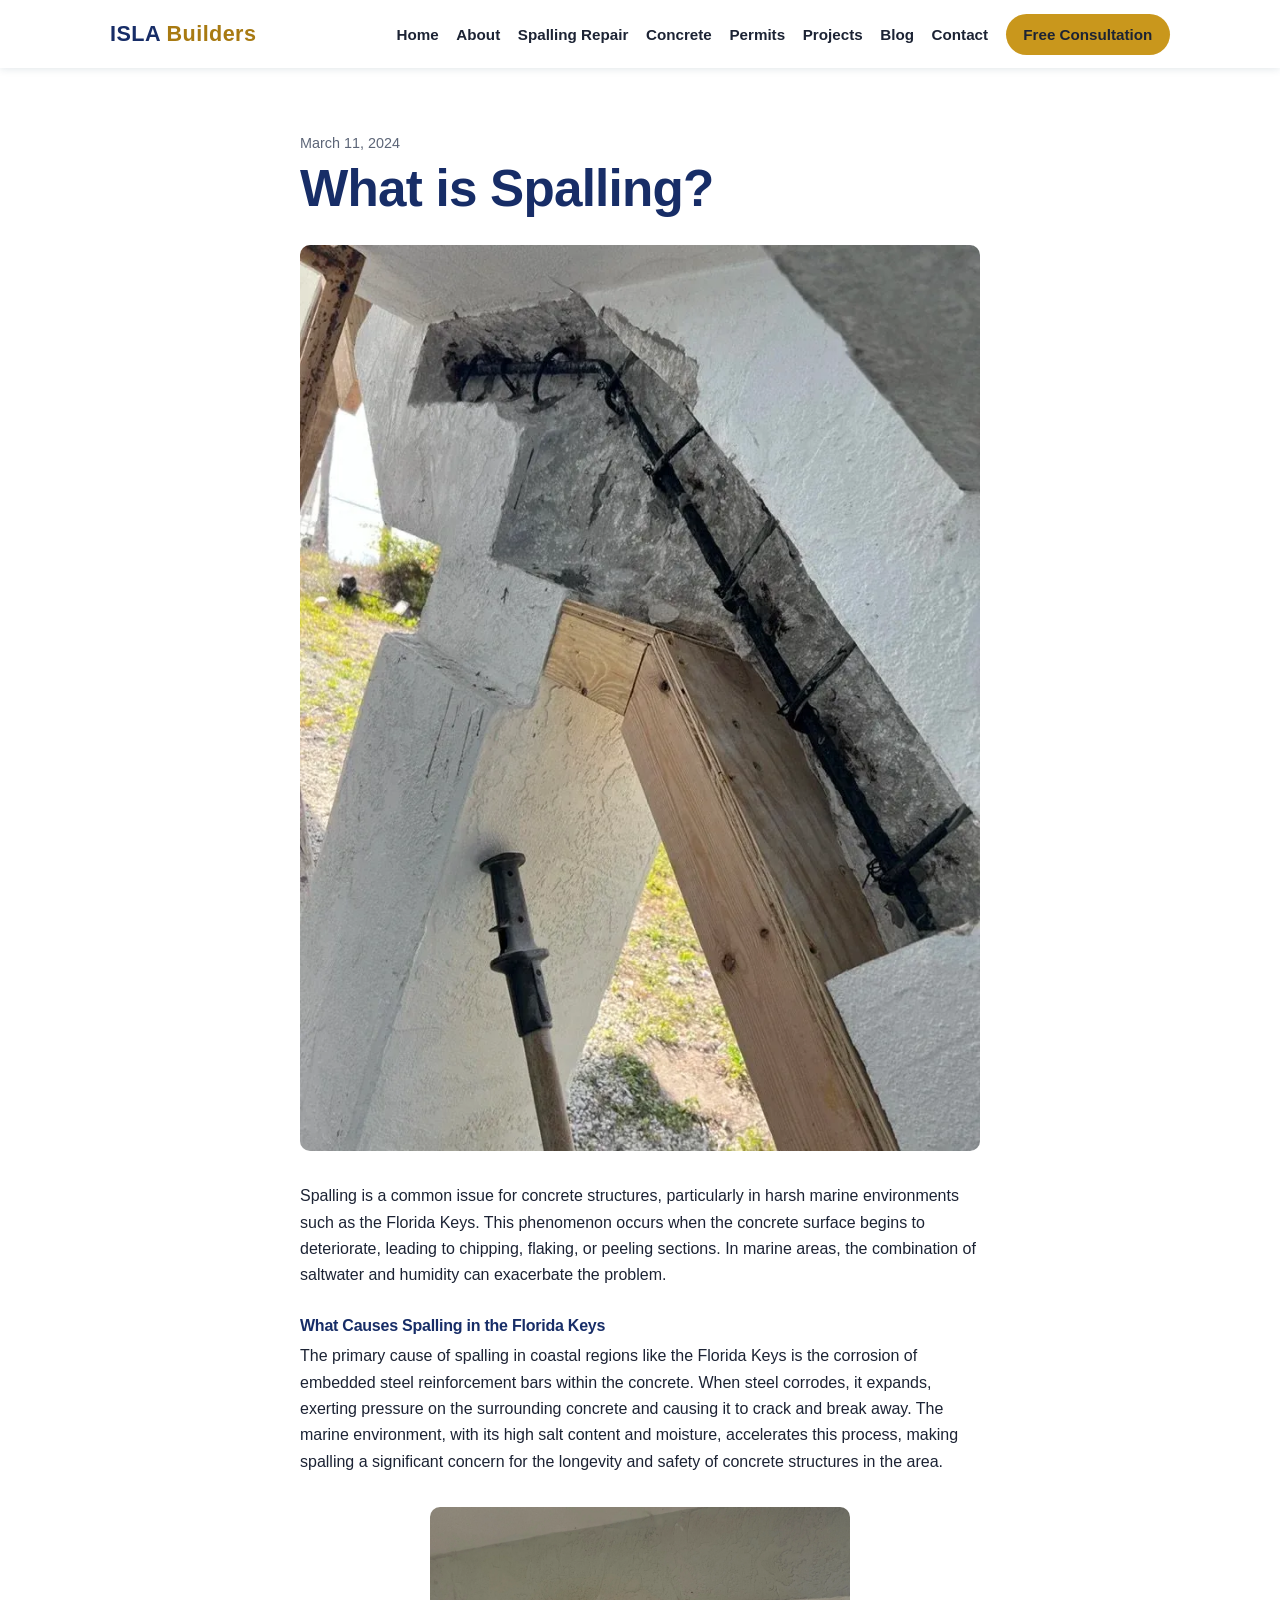
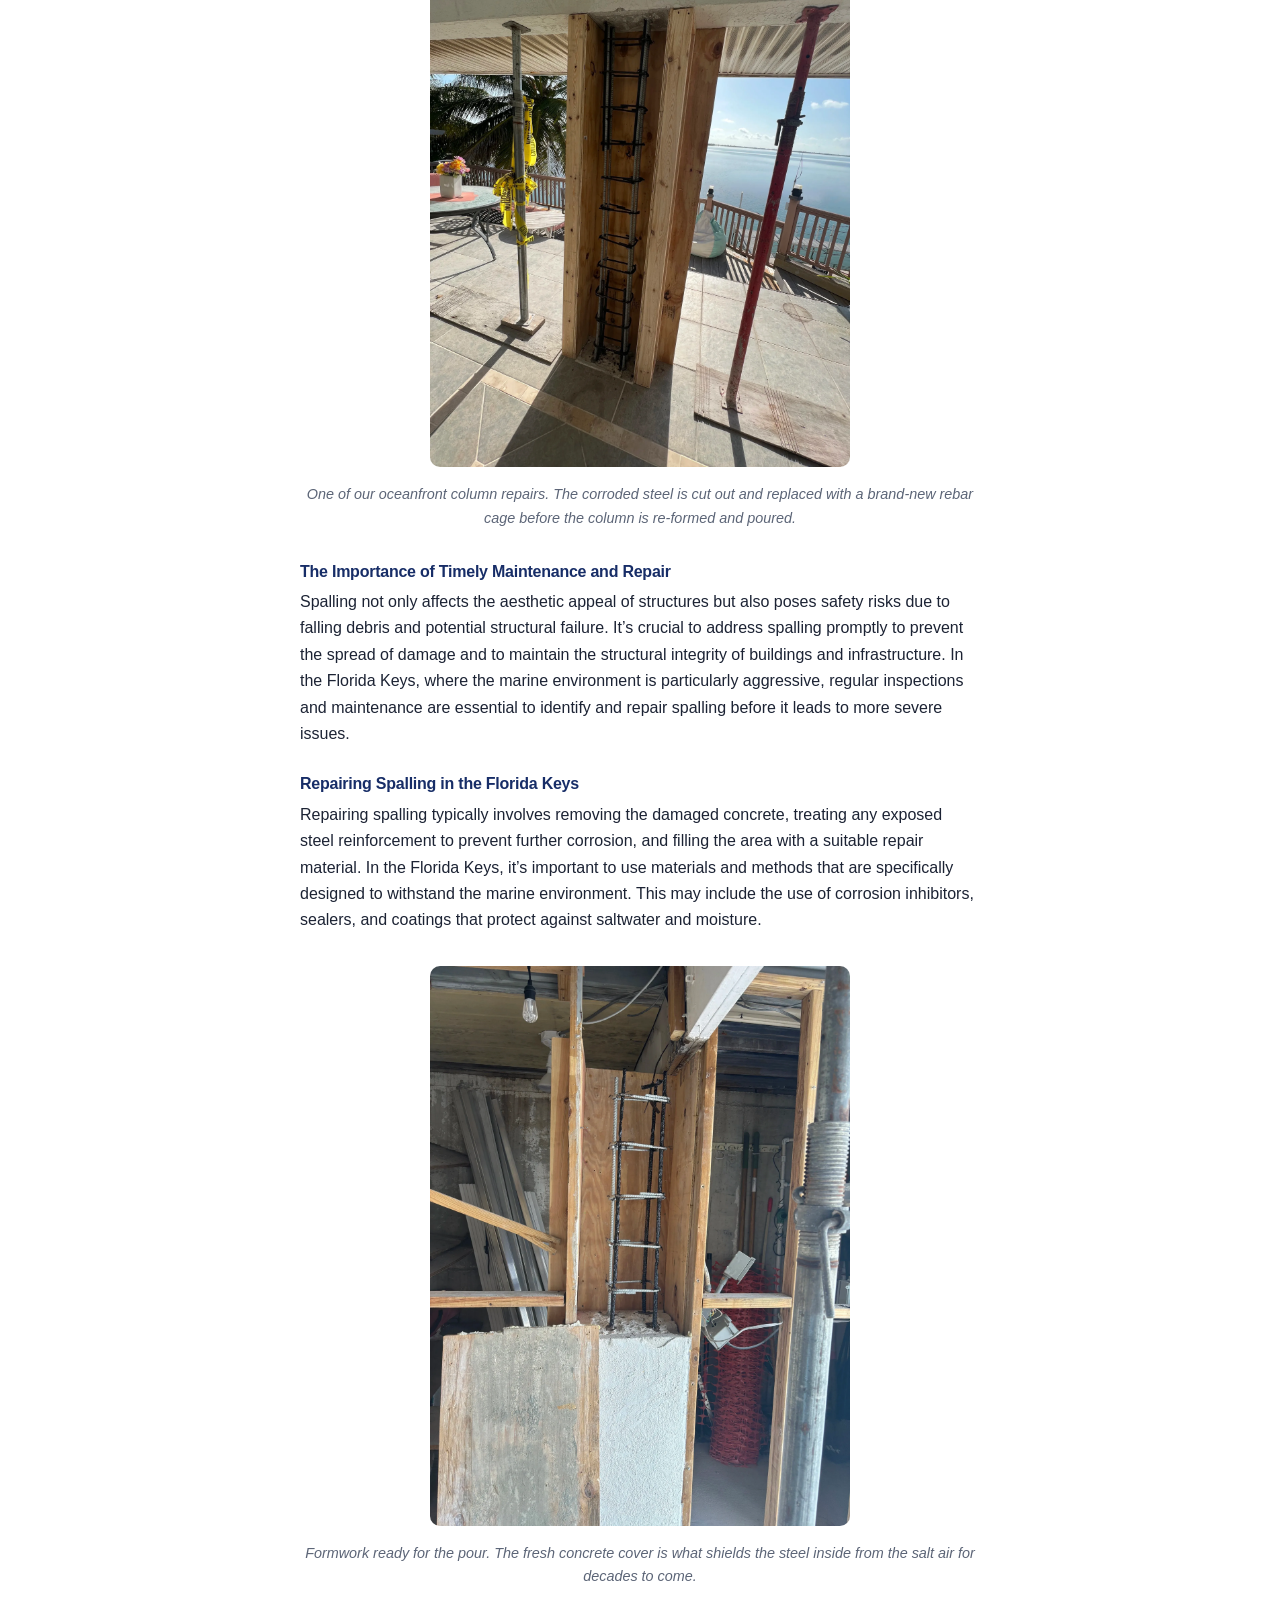
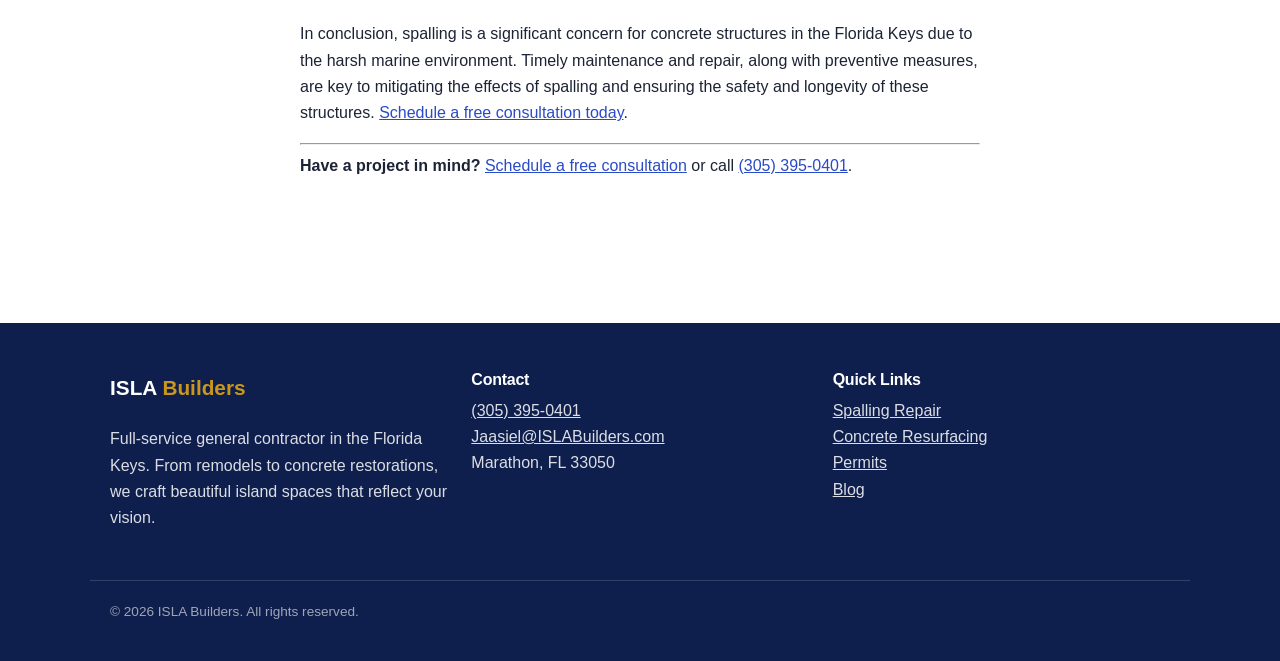
<file: blog/spalling/index.html>
<!DOCTYPE html><html lang="en"> <head><meta charset="utf-8"><meta name="viewport" content="width=device-width, initial-scale=1"><title>What is Spalling? | ISLA Builders</title><meta name="description" content="Spalling is a common issue for concrete structures in the Florida Keys. Learn what causes it, why it matters, and how it's repaired."><link rel="icon" href="/favicon.ico"><link rel="canonical" href="https://bobtheminerbot.github.io/blog/spalling/"><meta property="og:title" content="What is Spalling? | ISLA Builders"><meta property="og:description" content="Spalling is a common issue for concrete structures in the Florida Keys. Learn what causes it, why it matters, and how it's repaired."><meta property="og:type" content="website"><meta property="og:url" content="https://bobtheminerbot.github.io/blog/spalling/"><meta property="og:image" content="https://bobtheminerbot.github.io/_astro/hero.DnGGNrXJ.jpg"><meta property="og:site_name" content="ISLA Builders"><meta name="twitter:card" content="summary_large_image"><script type="application/ld+json">{"@context":"https://schema.org","@type":"BlogPosting","headline":"What is Spalling?","description":"Spalling is a common issue for concrete structures in the Florida Keys. Learn what causes it, why it matters, and how it's repaired.","datePublished":"2024-03-11T00:00:00.000Z","image":"https://bobtheminerbot.github.io/_astro/spalled.Xhowy5Wo.jpg","author":{"@type":"Organization","name":"ISLA Builders","url":"https://www.islabuilders.com"},"mainEntityOfPage":"https://bobtheminerbot.github.io/blog/spalling"}</script><script type="application/ld+json">{"@context":"https://schema.org","@type":"GeneralContractor","name":"ISLA Builders","telephone":"+1-305-395-0401","email":"Jaasiel@ISLABuilders.com","url":"https://www.islabuilders.com","address":{"@type":"PostalAddress","addressLocality":"Marathon","addressRegion":"FL","postalCode":"33050","addressCountry":"US"},"areaServed":"Florida Keys"}</script><style>.date[data-astro-cid-7jjqptxk]{color:var(--muted);font-size:.9rem;margin-bottom:.25rem}.cover[data-astro-cid-7jjqptxk]{border-radius:var(--radius);margin:1rem 0 2rem}
</style>
<link rel="stylesheet" href="/_astro/about.Dm2eFR_m.css"></head> <body> <header class="site-header" data-astro-cid-3ef6ksr2> <div class="container inner" data-astro-cid-3ef6ksr2> <a class="wordmark" href="/" data-astro-cid-3ef6ksr2>ISLA <span data-astro-cid-3ef6ksr2>Builders</span></a> <input type="checkbox" id="nav-toggle" aria-hidden="true" data-astro-cid-3ef6ksr2> <label for="nav-toggle" class="hamburger" aria-label="Menu" data-astro-cid-3ef6ksr2>☰</label> <nav data-astro-cid-3ef6ksr2> <a href="/" data-astro-cid-3ef6ksr2>Home</a><a href="/about" data-astro-cid-3ef6ksr2>About</a><a href="/spalling" data-astro-cid-3ef6ksr2>Spalling Repair</a><a href="/concrete-resurfacing" data-astro-cid-3ef6ksr2>Concrete</a><a href="/permits" data-astro-cid-3ef6ksr2>Permits</a><a href="/projects" data-astro-cid-3ef6ksr2>Projects</a><a href="/blog" data-astro-cid-3ef6ksr2>Blog</a><a href="/contact" data-astro-cid-3ef6ksr2>Contact</a> <a class="btn btn--primary nav-cta" href="/contact" data-astro-cid-3ef6ksr2>Free Consultation</a> </nav> </div> </header>  <main>  <section class="section" data-astro-cid-7jjqptxk> <div class="container prose" data-astro-cid-7jjqptxk> <p class="date" data-astro-cid-7jjqptxk>March 11, 2024</p> <h1 data-astro-cid-7jjqptxk>What is Spalling?</h1> <img src="/_astro/spalled.Xhowy5Wo_Z1d72bP.webp" srcset="/_astro/spalled.Xhowy5Wo_JI4Ug.webp 700w, /_astro/spalled.Xhowy5Wo_Z1d72bP.webp 768w" alt="What is Spalling?" sizes="(max-width: 800px) 100vw, 720px" data-astro-cid-7jjqptxk="true" loading="lazy" decoding="async" fetchpriority="auto" width="768" height="1024" class="cover"> <p>Spalling is a common issue for concrete structures, particularly in harsh marine environments such as the Florida Keys. This phenomenon occurs when the concrete surface begins to deteriorate, leading to chipping, flaking, or peeling sections. In marine areas, the combination of saltwater and humidity can exacerbate the problem.</p>
<h4 id="what-causes-spalling-in-the-florida-keys">What Causes Spalling in the Florida Keys</h4>
<p>The primary cause of spalling in coastal regions like the Florida Keys is the corrosion of embedded steel reinforcement bars within the concrete. When steel corrodes, it expands, exerting pressure on the surrounding concrete and causing it to crack and break away. The marine environment, with its high salt content and moisture, accelerates this process, making spalling a significant concern for the longevity and safety of concrete structures in the area.</p>
<p><img alt="New rebar cage installed on an oceanfront concrete column during a spalling repair" loading="lazy" decoding="async" fetchpriority="auto" width="2500" height="3333" src="/_astro/spalling-work.C9rJPLjZ_Z1Ny2Mk.webp" ></p>
<p><em>One of our oceanfront column repairs. The corroded steel is cut out and replaced with a brand-new rebar cage before the column is re-formed and poured.</em></p>
<h4 id="the-importance-of-timely-maintenance-and-repair">The Importance of Timely Maintenance and Repair</h4>
<p>Spalling not only affects the aesthetic appeal of structures but also poses safety risks due to falling debris and potential structural failure. It’s crucial to address spalling promptly to prevent the spread of damage and to maintain the structural integrity of buildings and infrastructure. In the Florida Keys, where the marine environment is particularly aggressive, regular inspections and maintenance are essential to identify and repair spalling before it leads to more severe issues.</p>
<h4 id="repairing-spalling-in-the-florida-keys">Repairing Spalling in the Florida Keys</h4>
<p>Repairing spalling typically involves removing the damaged concrete, treating any exposed steel reinforcement to prevent further corrosion, and filling the area with a suitable repair material. In the Florida Keys, it’s important to use materials and methods that are specifically designed to withstand the marine environment. This may include the use of corrosion inhibitors, sealers, and coatings that protect against saltwater and moisture.</p>
<p><img alt="Wooden formwork built around a concrete column mid-restoration" loading="lazy" decoding="async" fetchpriority="auto" width="2500" height="3333" src="/_astro/spalling-column.DGvGxeU5_ZQl4s3.webp" ></p>
<p><em>Formwork ready for the pour. The fresh concrete cover is what shields the steel inside from the salt air for decades to come.</em></p>
<p>In conclusion, spalling is a significant concern for concrete structures in the Florida Keys due to the harsh marine environment. Timely maintenance and repair, along with preventive measures, are key to mitigating the effects of spalling and ensuring the safety and longevity of these structures. <a href="/contact">Schedule a free consultation today</a>.</p> <hr data-astro-cid-7jjqptxk> <p data-astro-cid-7jjqptxk> <strong data-astro-cid-7jjqptxk>Have a project in mind?</strong> <a href="/contact" data-astro-cid-7jjqptxk>Schedule a free consultation</a> or call
<a href="tel:+13053950401" data-astro-cid-7jjqptxk>(305) 395-0401</a>.
</p> </div> </section>  </main> <footer class="site-footer" data-astro-cid-sz7xmlte> <div class="container grid grid--3" data-astro-cid-sz7xmlte> <div data-astro-cid-sz7xmlte> <p class="wordmark" data-astro-cid-sz7xmlte>ISLA <span data-astro-cid-sz7xmlte>Builders</span></p> <p data-astro-cid-sz7xmlte>
Full-service general contractor in the Florida Keys. From remodels to
        concrete restorations, we craft beautiful island spaces that reflect
        your vision.
</p> </div> <div data-astro-cid-sz7xmlte> <h3 data-astro-cid-sz7xmlte>Contact</h3> <p data-astro-cid-sz7xmlte> <a href="tel:+13053950401" data-astro-cid-sz7xmlte>(305) 395-0401</a><br data-astro-cid-sz7xmlte> <a href="mailto:Jaasiel@ISLABuilders.com" data-astro-cid-sz7xmlte>Jaasiel@ISLABuilders.com</a><br data-astro-cid-sz7xmlte>
Marathon, FL 33050
</p> </div> <div data-astro-cid-sz7xmlte> <h3 data-astro-cid-sz7xmlte>Quick Links</h3> <p data-astro-cid-sz7xmlte> <a href="/spalling" data-astro-cid-sz7xmlte>Spalling Repair</a><br data-astro-cid-sz7xmlte> <a href="/concrete-resurfacing" data-astro-cid-sz7xmlte>Concrete Resurfacing</a><br data-astro-cid-sz7xmlte> <a href="/permits" data-astro-cid-sz7xmlte>Permits</a><br data-astro-cid-sz7xmlte> <a href="/blog" data-astro-cid-sz7xmlte>Blog</a> </p> </div> </div> <div class="container legal" data-astro-cid-sz7xmlte> <p data-astro-cid-sz7xmlte>© 2026 ISLA Builders. All rights reserved.</p> </div> </footer>  </body></html>
</file>
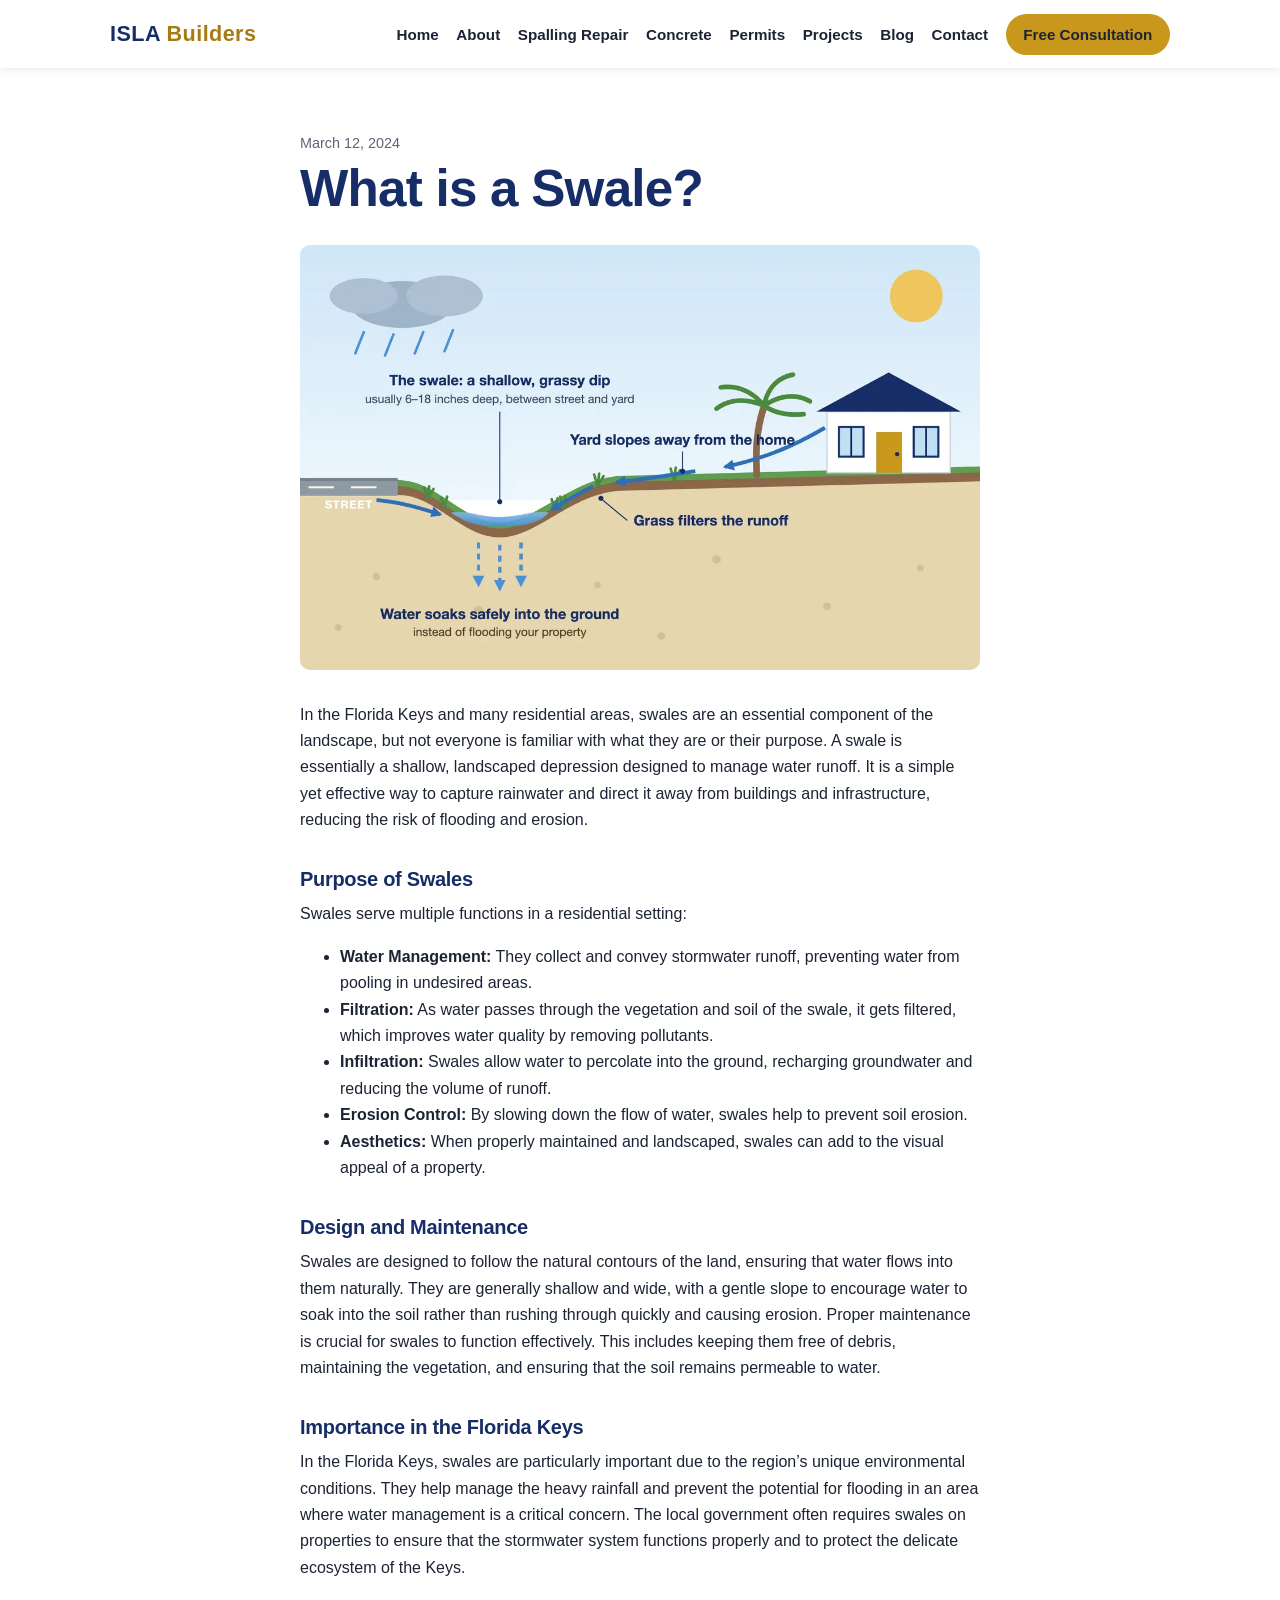
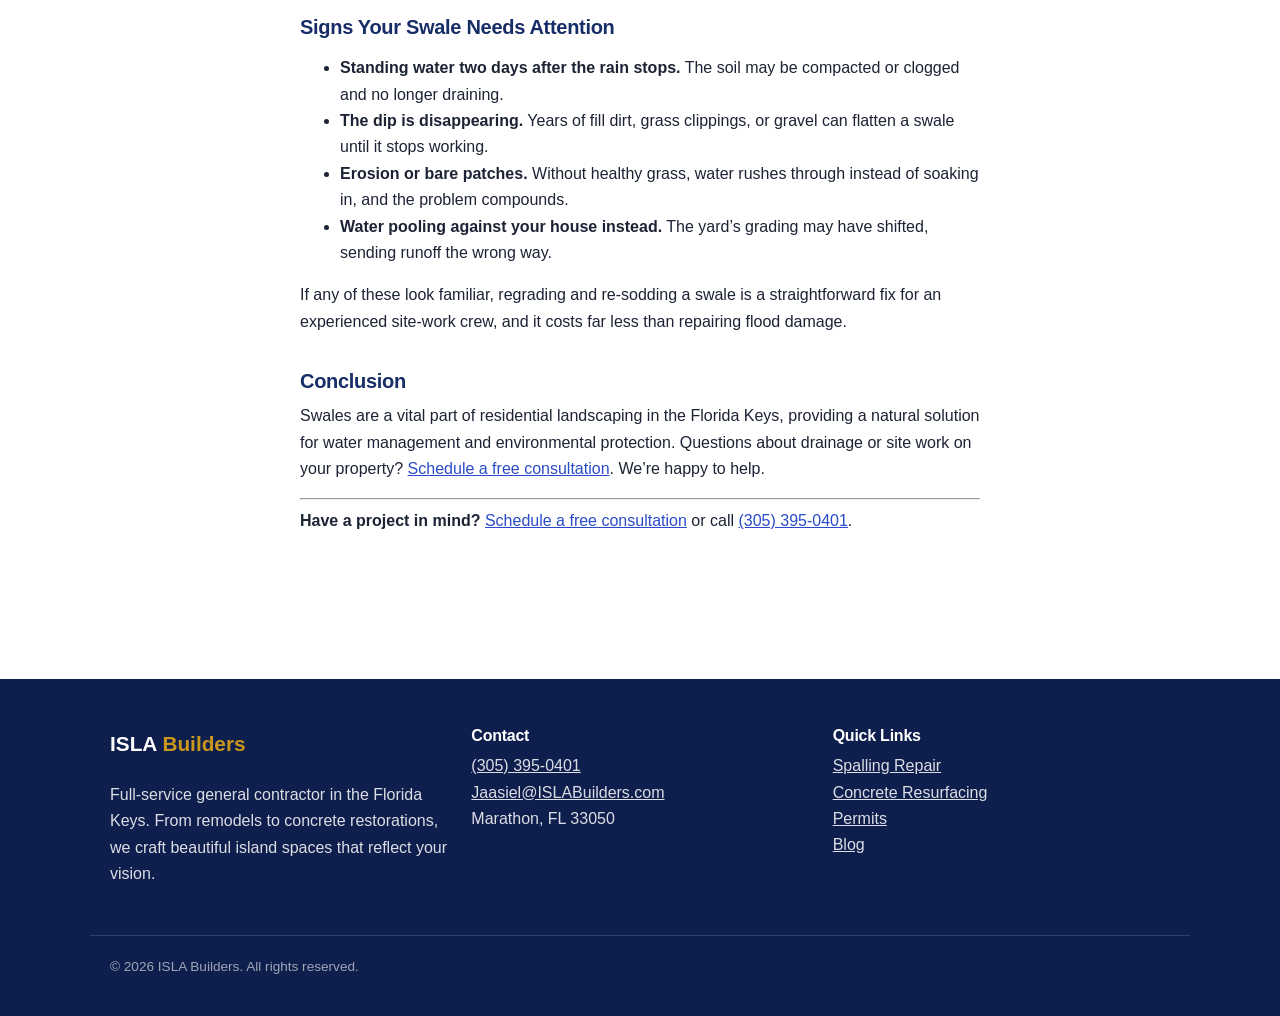
<file: blog/what-is-a-swale/index.html>
<!DOCTYPE html><html lang="en"> <head><meta charset="utf-8"><meta name="viewport" content="width=device-width, initial-scale=1"><title>What is a Swale? | ISLA Builders</title><meta name="description" content="Swales are an essential part of Florida Keys landscapes. Learn what they are, why they matter, and how to maintain them."><link rel="icon" href="/favicon.ico"><link rel="canonical" href="https://bobtheminerbot.github.io/blog/what-is-a-swale/"><meta property="og:title" content="What is a Swale? | ISLA Builders"><meta property="og:description" content="Swales are an essential part of Florida Keys landscapes. Learn what they are, why they matter, and how to maintain them."><meta property="og:type" content="website"><meta property="og:url" content="https://bobtheminerbot.github.io/blog/what-is-a-swale/"><meta property="og:image" content="https://bobtheminerbot.github.io/_astro/hero.DnGGNrXJ.jpg"><meta property="og:site_name" content="ISLA Builders"><meta name="twitter:card" content="summary_large_image"><script type="application/ld+json">{"@context":"https://schema.org","@type":"BlogPosting","headline":"What is a Swale?","description":"Swales are an essential part of Florida Keys landscapes. Learn what they are, why they matter, and how to maintain them.","datePublished":"2024-03-12T00:00:00.000Z","image":"https://bobtheminerbot.github.io/_astro/swale-diagram.B5HNdZAf.png","author":{"@type":"Organization","name":"ISLA Builders","url":"https://www.islabuilders.com"},"mainEntityOfPage":"https://bobtheminerbot.github.io/blog/what-is-a-swale"}</script><script type="application/ld+json">{"@context":"https://schema.org","@type":"GeneralContractor","name":"ISLA Builders","telephone":"+1-305-395-0401","email":"Jaasiel@ISLABuilders.com","url":"https://www.islabuilders.com","address":{"@type":"PostalAddress","addressLocality":"Marathon","addressRegion":"FL","postalCode":"33050","addressCountry":"US"},"areaServed":"Florida Keys"}</script><style>.date[data-astro-cid-7jjqptxk]{color:var(--muted);font-size:.9rem;margin-bottom:.25rem}.cover[data-astro-cid-7jjqptxk]{border-radius:var(--radius);margin:1rem 0 2rem}
</style>
<link rel="stylesheet" href="/_astro/about.Dm2eFR_m.css"></head> <body> <header class="site-header" data-astro-cid-3ef6ksr2> <div class="container inner" data-astro-cid-3ef6ksr2> <a class="wordmark" href="/" data-astro-cid-3ef6ksr2>ISLA <span data-astro-cid-3ef6ksr2>Builders</span></a> <input type="checkbox" id="nav-toggle" aria-hidden="true" data-astro-cid-3ef6ksr2> <label for="nav-toggle" class="hamburger" aria-label="Menu" data-astro-cid-3ef6ksr2>☰</label> <nav data-astro-cid-3ef6ksr2> <a href="/" data-astro-cid-3ef6ksr2>Home</a><a href="/about" data-astro-cid-3ef6ksr2>About</a><a href="/spalling" data-astro-cid-3ef6ksr2>Spalling Repair</a><a href="/concrete-resurfacing" data-astro-cid-3ef6ksr2>Concrete</a><a href="/permits" data-astro-cid-3ef6ksr2>Permits</a><a href="/projects" data-astro-cid-3ef6ksr2>Projects</a><a href="/blog" data-astro-cid-3ef6ksr2>Blog</a><a href="/contact" data-astro-cid-3ef6ksr2>Contact</a> <a class="btn btn--primary nav-cta" href="/contact" data-astro-cid-3ef6ksr2>Free Consultation</a> </nav> </div> </header>  <main>  <section class="section" data-astro-cid-7jjqptxk> <div class="container prose" data-astro-cid-7jjqptxk> <p class="date" data-astro-cid-7jjqptxk>March 12, 2024</p> <h1 data-astro-cid-7jjqptxk>What is a Swale?</h1> <img src="/_astro/swale-diagram.B5HNdZAf_I9ydl.webp" srcset="/_astro/swale-diagram.B5HNdZAf_6xOqo.webp 700w, /_astro/swale-diagram.B5HNdZAf_xAc1a.webp 1200w" alt="What is a Swale?" sizes="(max-width: 800px) 100vw, 720px" data-astro-cid-7jjqptxk="true" loading="lazy" decoding="async" fetchpriority="auto" width="1600" height="1000" class="cover"> <p>In the Florida Keys and many residential areas, swales are an essential component of the landscape, but not everyone is familiar with what they are or their purpose. A swale is essentially a shallow, landscaped depression designed to manage water runoff. It is a simple yet effective way to capture rainwater and direct it away from buildings and infrastructure, reducing the risk of flooding and erosion.</p>
<h3 id="purpose-of-swales">Purpose of Swales</h3>
<p>Swales serve multiple functions in a residential setting:</p>
<ul>
<li><strong>Water Management:</strong> They collect and convey stormwater runoff, preventing water from pooling in undesired areas.</li>
<li><strong>Filtration:</strong> As water passes through the vegetation and soil of the swale, it gets filtered, which improves water quality by removing pollutants.</li>
<li><strong>Infiltration:</strong> Swales allow water to percolate into the ground, recharging groundwater and reducing the volume of runoff.</li>
<li><strong>Erosion Control:</strong> By slowing down the flow of water, swales help to prevent soil erosion.</li>
<li><strong>Aesthetics:</strong> When properly maintained and landscaped, swales can add to the visual appeal of a property.</li>
</ul>
<h3 id="design-and-maintenance">Design and Maintenance</h3>
<p>Swales are designed to follow the natural contours of the land, ensuring that water flows into them naturally. They are generally shallow and wide, with a gentle slope to encourage water to soak into the soil rather than rushing through quickly and causing erosion. Proper maintenance is crucial for swales to function effectively. This includes keeping them free of debris, maintaining the vegetation, and ensuring that the soil remains permeable to water.</p>
<h3 id="importance-in-the-florida-keys">Importance in the Florida Keys</h3>
<p>In the Florida Keys, swales are particularly important due to the region’s unique environmental conditions. They help manage the heavy rainfall and prevent the potential for flooding in an area where water management is a critical concern. The local government often requires swales on properties to ensure that the stormwater system functions properly and to protect the delicate ecosystem of the Keys.</p>
<h3 id="signs-your-swale-needs-attention">Signs Your Swale Needs Attention</h3>
<ul>
<li><strong>Standing water two days after the rain stops.</strong> The soil may be compacted or clogged and no longer draining.</li>
<li><strong>The dip is disappearing.</strong> Years of fill dirt, grass clippings, or gravel can flatten a swale until it stops working.</li>
<li><strong>Erosion or bare patches.</strong> Without healthy grass, water rushes through instead of soaking in, and the problem compounds.</li>
<li><strong>Water pooling against your house instead.</strong> The yard’s grading may have shifted, sending runoff the wrong way.</li>
</ul>
<p>If any of these look familiar, regrading and re-sodding a swale is a straightforward fix for an experienced site-work crew, and it costs far less than repairing flood damage.</p>
<h3 id="conclusion">Conclusion</h3>
<p>Swales are a vital part of residential landscaping in the Florida Keys, providing a natural solution for water management and environmental protection. Questions about drainage or site work on your property? <a href="/contact">Schedule a free consultation</a>. We’re happy to help.</p> <hr data-astro-cid-7jjqptxk> <p data-astro-cid-7jjqptxk> <strong data-astro-cid-7jjqptxk>Have a project in mind?</strong> <a href="/contact" data-astro-cid-7jjqptxk>Schedule a free consultation</a> or call
<a href="tel:+13053950401" data-astro-cid-7jjqptxk>(305) 395-0401</a>.
</p> </div> </section>  </main> <footer class="site-footer" data-astro-cid-sz7xmlte> <div class="container grid grid--3" data-astro-cid-sz7xmlte> <div data-astro-cid-sz7xmlte> <p class="wordmark" data-astro-cid-sz7xmlte>ISLA <span data-astro-cid-sz7xmlte>Builders</span></p> <p data-astro-cid-sz7xmlte>
Full-service general contractor in the Florida Keys. From remodels to
        concrete restorations, we craft beautiful island spaces that reflect
        your vision.
</p> </div> <div data-astro-cid-sz7xmlte> <h3 data-astro-cid-sz7xmlte>Contact</h3> <p data-astro-cid-sz7xmlte> <a href="tel:+13053950401" data-astro-cid-sz7xmlte>(305) 395-0401</a><br data-astro-cid-sz7xmlte> <a href="mailto:Jaasiel@ISLABuilders.com" data-astro-cid-sz7xmlte>Jaasiel@ISLABuilders.com</a><br data-astro-cid-sz7xmlte>
Marathon, FL 33050
</p> </div> <div data-astro-cid-sz7xmlte> <h3 data-astro-cid-sz7xmlte>Quick Links</h3> <p data-astro-cid-sz7xmlte> <a href="/spalling" data-astro-cid-sz7xmlte>Spalling Repair</a><br data-astro-cid-sz7xmlte> <a href="/concrete-resurfacing" data-astro-cid-sz7xmlte>Concrete Resurfacing</a><br data-astro-cid-sz7xmlte> <a href="/permits" data-astro-cid-sz7xmlte>Permits</a><br data-astro-cid-sz7xmlte> <a href="/blog" data-astro-cid-sz7xmlte>Blog</a> </p> </div> </div> <div class="container legal" data-astro-cid-sz7xmlte> <p data-astro-cid-sz7xmlte>© 2026 ISLA Builders. All rights reserved.</p> </div> </footer>  </body></html>
</file>
<file: _astro/about.Dm2eFR_m.css>
.site-header[data-astro-cid-3ef6ksr2]{position:sticky;top:0;z-index:50;background:var(--white);box-shadow:0 1px 8px #0d3b4f1f}.inner[data-astro-cid-3ef6ksr2]{display:flex;align-items:center;justify-content:space-between;padding-top:.85rem;padding-bottom:.85rem;gap:1rem}.wordmark[data-astro-cid-3ef6ksr2]{font-size:1.35rem;font-weight:800;letter-spacing:.02em;color:var(--navy);text-decoration:none}.wordmark[data-astro-cid-3ef6ksr2] span[data-astro-cid-3ef6ksr2]{color:var(--gold-mid)}nav[data-astro-cid-3ef6ksr2]{display:flex;align-items:center;gap:1.1rem;flex-wrap:wrap}nav[data-astro-cid-3ef6ksr2] a[data-astro-cid-3ef6ksr2]{color:var(--ink);text-decoration:none;font-weight:600;font-size:.95rem}nav[data-astro-cid-3ef6ksr2] a[data-astro-cid-3ef6ksr2]:hover,nav[data-astro-cid-3ef6ksr2] a[data-astro-cid-3ef6ksr2].active{color:var(--royal)}.nav-cta[data-astro-cid-3ef6ksr2]{color:var(--white);padding:.5rem 1.1rem;font-size:.9rem}#nav-toggle[data-astro-cid-3ef6ksr2],.hamburger[data-astro-cid-3ef6ksr2]{display:none}@media(max-width:820px){.hamburger[data-astro-cid-3ef6ksr2]{display:block;font-size:1.6rem;color:var(--navy);cursor:pointer;user-select:none}nav[data-astro-cid-3ef6ksr2]{display:none;position:absolute;top:100%;left:0;right:0;flex-direction:column;background:var(--white);padding:1rem 1.25rem 1.5rem;box-shadow:0 8px 16px #0d3b4f26}#nav-toggle[data-astro-cid-3ef6ksr2]:checked~nav[data-astro-cid-3ef6ksr2]{display:flex}}.site-footer[data-astro-cid-sz7xmlte]{background:var(--navy-dark);color:#ffffffd9;padding:3rem 0 1.5rem;margin-top:4rem}.site-footer[data-astro-cid-sz7xmlte] h3[data-astro-cid-sz7xmlte]{color:var(--white);font-size:1rem}.site-footer[data-astro-cid-sz7xmlte] a[data-astro-cid-sz7xmlte]{color:#ffffffd9}.site-footer[data-astro-cid-sz7xmlte] a[data-astro-cid-sz7xmlte]:hover{color:var(--white)}.wordmark[data-astro-cid-sz7xmlte]{font-size:1.3rem;font-weight:800;color:var(--white)}.wordmark[data-astro-cid-sz7xmlte] span[data-astro-cid-sz7xmlte]{color:var(--gold)}.legal[data-astro-cid-sz7xmlte]{margin-top:2rem;padding-top:1.25rem;border-top:1px solid rgba(255,255,255,.15);font-size:.85rem;color:#fff9}:root{--navy: #172d67;--navy-dark: #0f1f4d;--royal: #2a4bc7;--sand: #f7f4ec;--sand-dark: #efe9da;--gold: #c9971c;--gold-mid: #a87a12;--gold-dark: #7f5f08;--ink: #1c2334;--muted: #5c6577;--white: #ffffff;--radius: 10px;--shadow: 0 2px 14px rgba(23, 45, 103, .1);--font: -apple-system, BlinkMacSystemFont, "Segoe UI", Roboto, Helvetica, Arial, sans-serif}*{box-sizing:border-box}html{font-family:var(--font);color:var(--ink);background:var(--white);scroll-behavior:smooth}body{margin:0;line-height:1.65}img{max-width:100%;height:auto;display:block}h1,h2,h3,h4{line-height:1.15;letter-spacing:-.015em;color:var(--navy);margin:0 0 .5em}h1{font-size:clamp(2rem,5vw,3.2rem);font-weight:800}h2{font-size:clamp(1.5rem,3.5vw,2.2rem);font-weight:750}h3{font-size:1.25rem;font-weight:700}p{margin:0 0 1em}a{color:var(--royal)}.container{max-width:1100px;margin:0 auto;padding:0 1.25rem}.section{padding:4rem 0}.section--sand{background:var(--sand)}.section--navy{background:var(--navy)}.section--navy h2,.section--navy p{color:var(--white)}.kicker{display:inline-block;text-transform:uppercase;letter-spacing:.12em;font-size:.8rem;font-weight:700;color:var(--gold-dark);margin-bottom:.75rem}.btn{display:inline-block;padding:.8rem 1.6rem;border-radius:999px;font-weight:700;text-decoration:none;transition:background .15s ease,transform .15s ease}.btn:hover{transform:translateY(-1px)}.btn--primary{background:var(--gold);color:var(--navy-dark)}.btn--primary:hover{background:var(--gold-dark)}.btn--ghost{background:transparent;color:var(--white);border:2px solid rgba(255,255,255,.7)}.btn--ghost:hover{border-color:var(--white)}.btn--navy{background:var(--navy);color:var(--white)}.btn--navy:hover{background:var(--navy-dark)}.grid{display:grid;gap:1.5rem}.grid--2{grid-template-columns:repeat(2,1fr)}.grid--3{grid-template-columns:repeat(3,1fr)}.grid--4{grid-template-columns:repeat(4,1fr)}@media(max-width:900px){.grid--3,.grid--4{grid-template-columns:repeat(2,1fr)}}@media(max-width:600px){.grid--2,.grid--3,.grid--4{grid-template-columns:1fr}.section{padding:2.75rem 0}}.card{background:var(--white);border-radius:var(--radius);box-shadow:var(--shadow);padding:1.75rem}.card h3{color:var(--royal)}.photo-card{position:relative;border-radius:var(--radius);overflow:hidden;box-shadow:var(--shadow)}.photo-card img{width:100%;height:260px;object-fit:cover}.photo-card figcaption{position:absolute;inset:auto 0 0;padding:.75rem 1rem;background:linear-gradient(transparent,#0f1f4dd9);color:var(--white);font-weight:700}.prose{max-width:720px}.prose h2,.prose h3,.prose h4{margin-top:1.75em}.prose img{border-radius:var(--radius)}.prose p>img{display:block;margin:2rem auto .75rem;width:auto;max-height:560px}.prose p:has(>img)+p>em:only-child{display:block;text-align:center;color:var(--muted);font-size:.9rem;margin-bottom:2rem}.section-head{text-align:center}.section-head .lede{margin:0 auto 1rem}.center{text-align:center}.form{display:grid;gap:1rem;max-width:640px;margin:0 auto}.form label{font-weight:700;color:var(--navy);display:block;margin-bottom:.3rem}.form input,.form select,.form textarea{width:100%;padding:.75rem .9rem;border:1.5px solid var(--sand-dark);border-radius:8px;font:inherit;color:var(--ink);background:var(--white)}.form input:focus,.form select:focus,.form textarea:focus{outline:2px solid var(--royal);border-color:var(--royal)}
</file>
